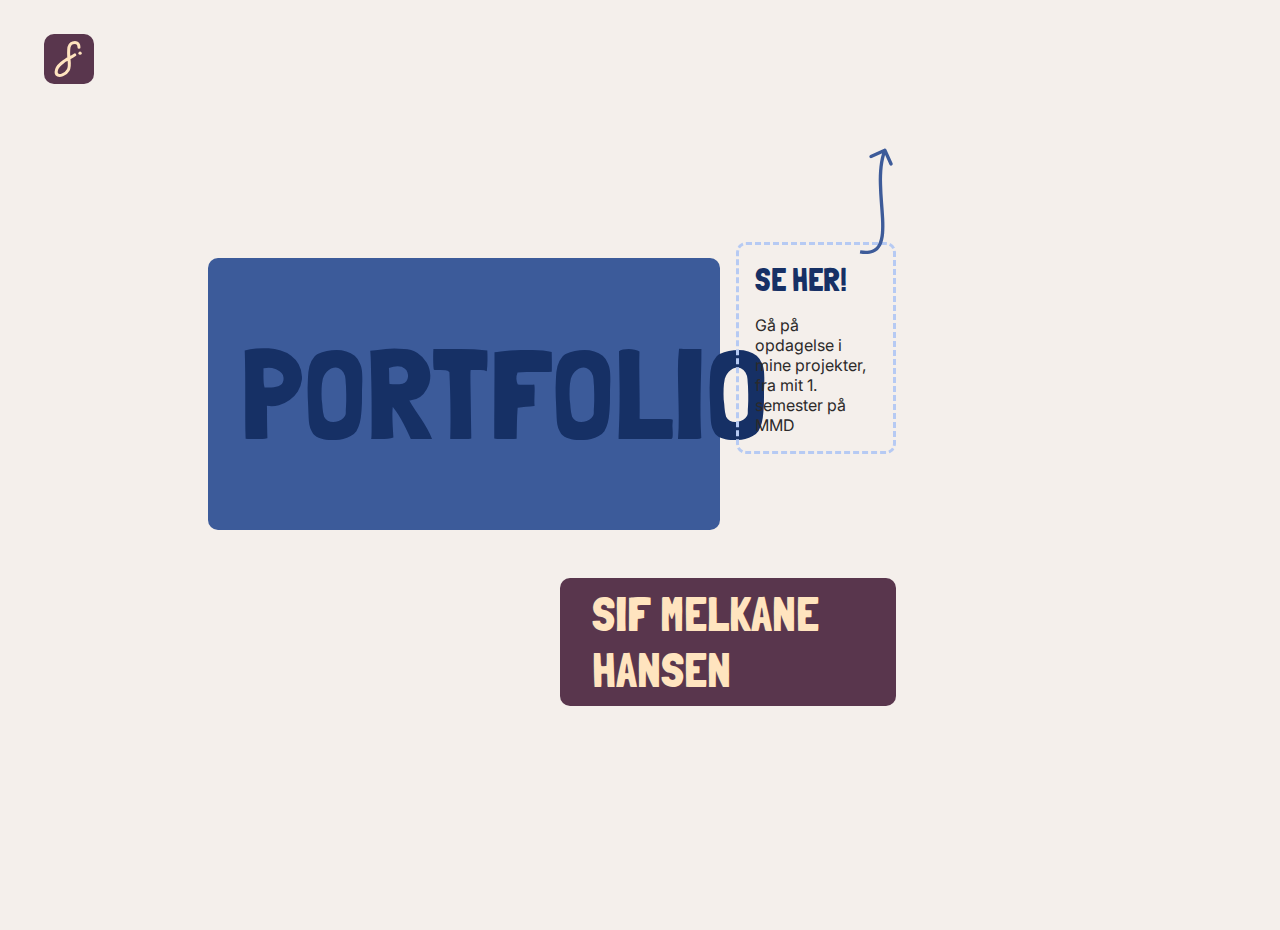
<file: index.html>
<!DOCTYPE html>
<html lang="da">

<head>
    <meta charset="UTF-8">
    <meta name="viewport" content="width=device-width, initial-scale=1.0">
    <meta name="robots" content="noindex">

    <link rel="apple-touch-icon" sizes="180x180" href="apple-touch-icon.png">
    <link rel="icon" type="image/png" sizes="32x32" href="favicon-32x32.png">
    <link rel="icon" type="image/png" sizes="16x16" href="favicon-16x16.png">
    <link rel="manifest" href="site.webmanifest">

    <title>Sifs Portfolio</title>

    <link rel="stylesheet" href="styles.css">
    <link rel="stylesheet" href="color.css">
    <link rel="stylesheet" href="place.css">

    <link rel="preconnect" href="https://fonts.googleapis.com">
    <link rel="preconnect" href="https://fonts.gstatic.com" crossorigin>
    <link
        href="https://fonts.googleapis.com/css2?family=Inter:wght@100;200;300;400;500;600;700;800;900&family=Londrina+Solid:wght@100;300;400;900&display=swap"
        rel="stylesheet">
</head>

<body>
    <header class="bag_lilje">
        <div>
            <a href="index.html"><img src="img/svg/logo.svg" alt="Logo" class="logo"></a>
        </div>
        <nav>
            <ul class="menu">
                <li><a href="p1.html" class="a_mur a_aske">Tema 2</a></li>
                <li><a href="p2.html" class="a_nat a_aske">Tema 3</a></li>
                <li><a href="p3.html" class="a_sol a_aske">Tema 4</a></li>
                <li><a href="p4.html" class="a_blom a_aske">Tema 5</a></li>
                <li><a href="about.html" class="a_om a_aske">Om mig</a></li>
            </ul>
            <div class="burger e3">
                <div class="line"></div>
                <div class="line"></div>
                <div class="line"></div>
            </div>
        </nav>
    </header>
    <main>
        <div class="max">
            <div class="grid forside relativ">
                <div class="e5 t0_g1_1 center">
                    <p class="pt txt_nat_1">Portfolio</p>
                </div>
                <div class="e6 t0_g1_2 center">
                    <p class="pt2 txt_sol_4">Sif Melkane Hansen</p>
                </div>

                <div class="e2 bor_nat_1 t0_g1_3">
                    <h3 class="txt_nat_1 ">Se her!</h3>
                    <p>Gå på opdagelse i mine projekter, fra mit 1. semester på MMD</p>
                </div>
                <div>
                    <img src="img/svg/pil.svg" alt="Pil" class="pil">
                </div>

            </div>
        </div>
    </main>
    <footer class="bag_lilje"></footer>
    <script src="script.js"></script>
</body>

</html>
</file>
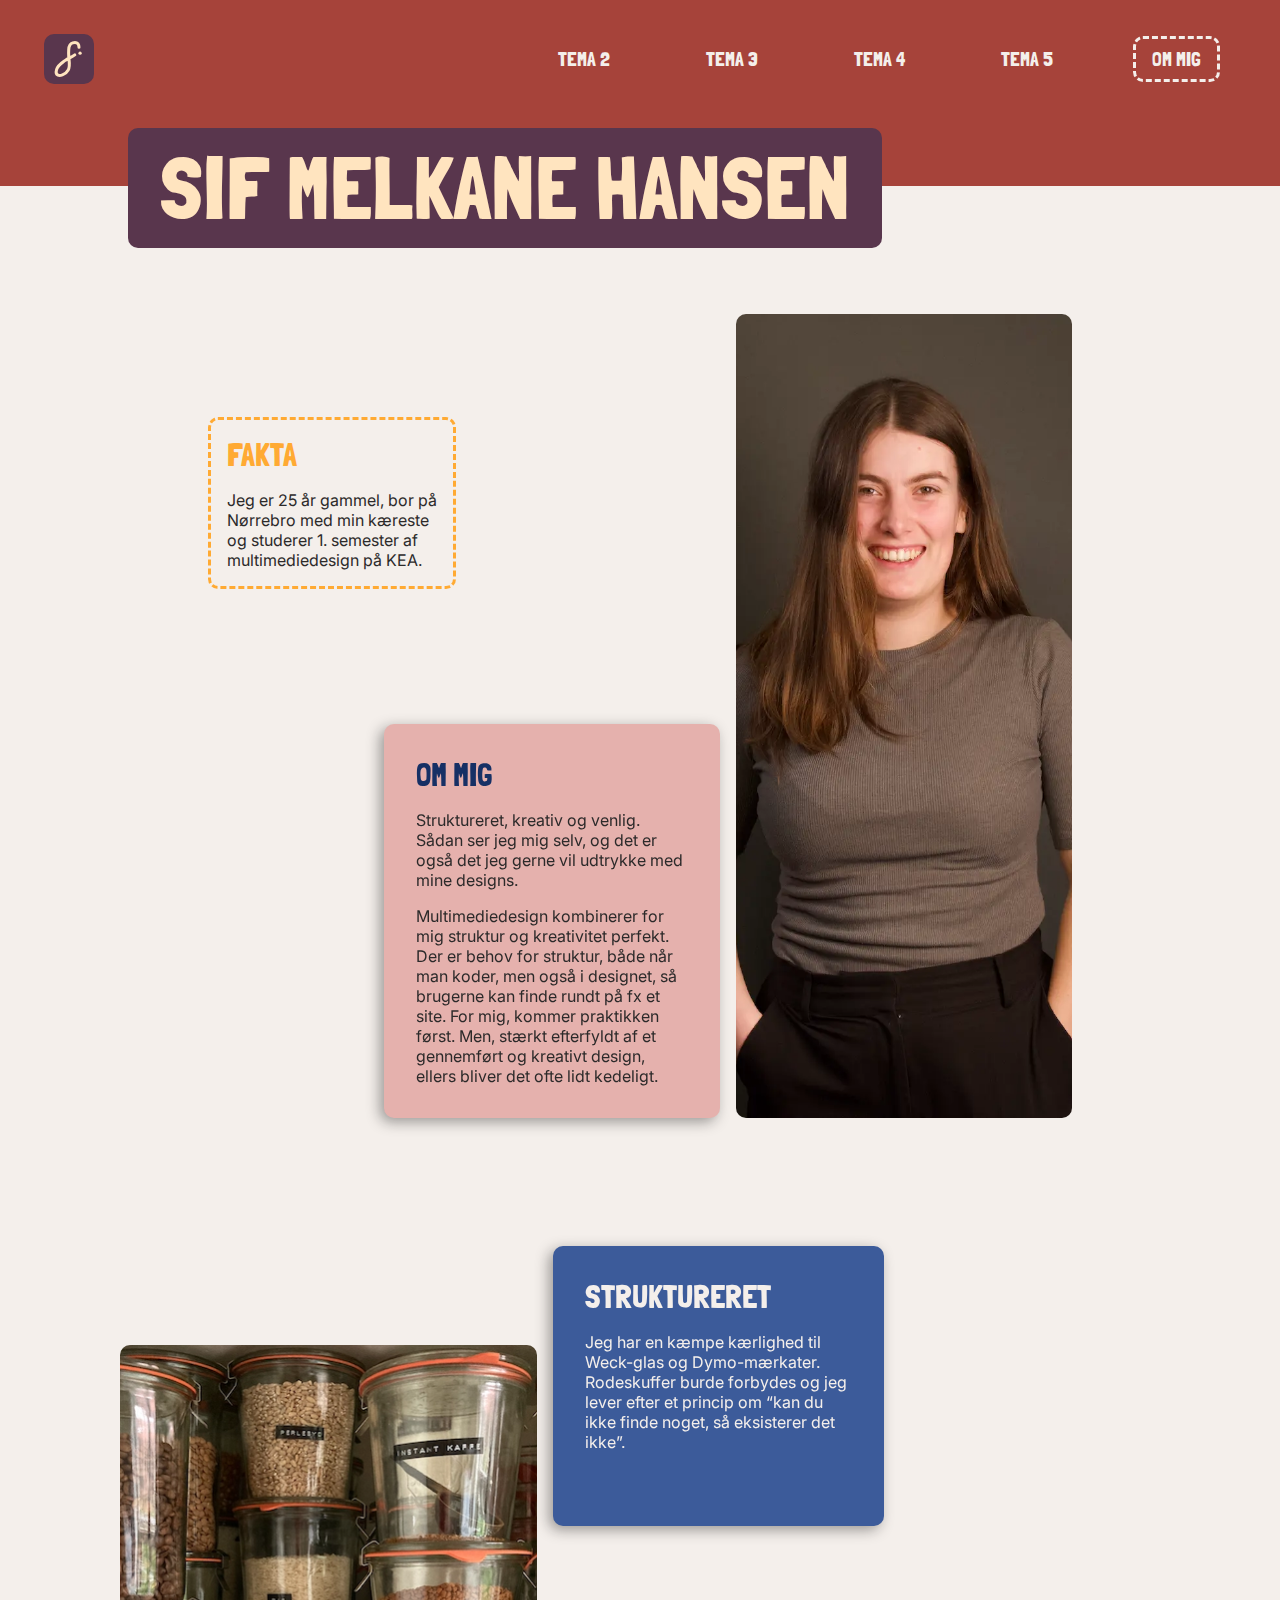
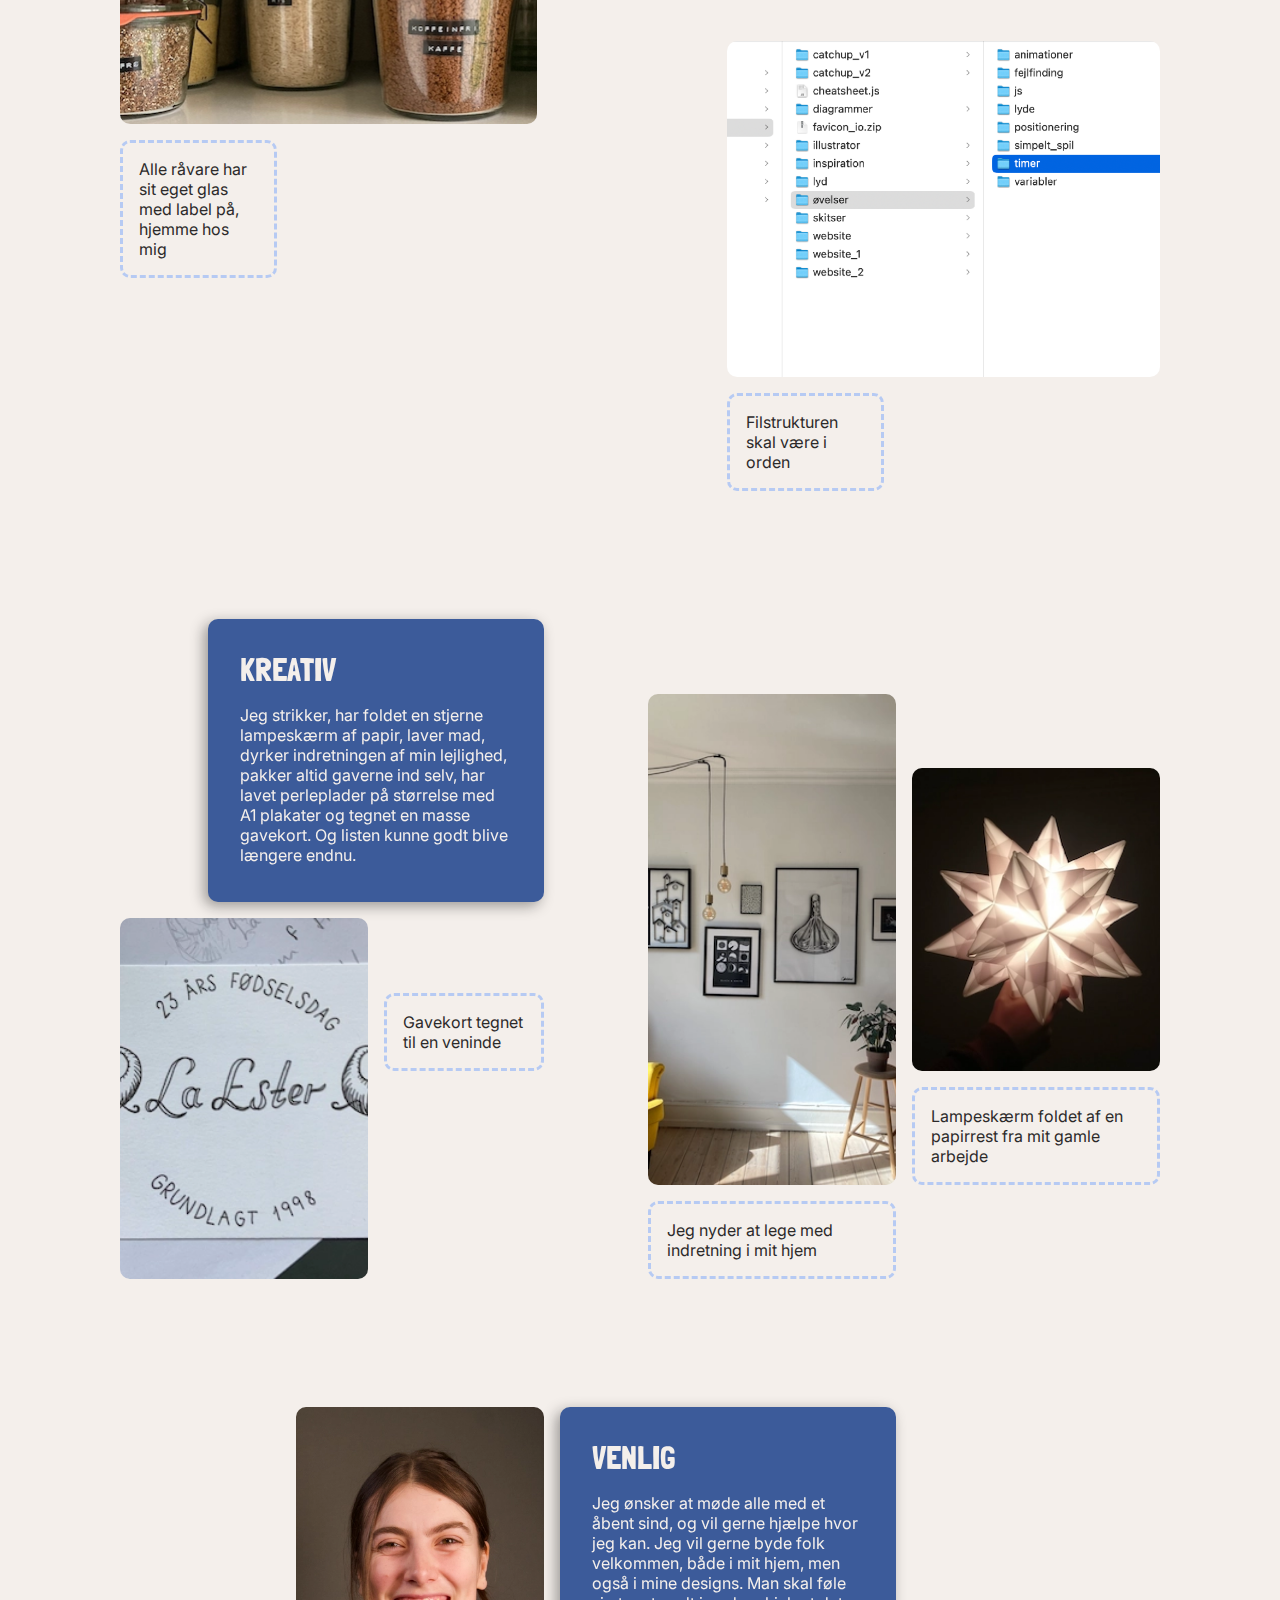
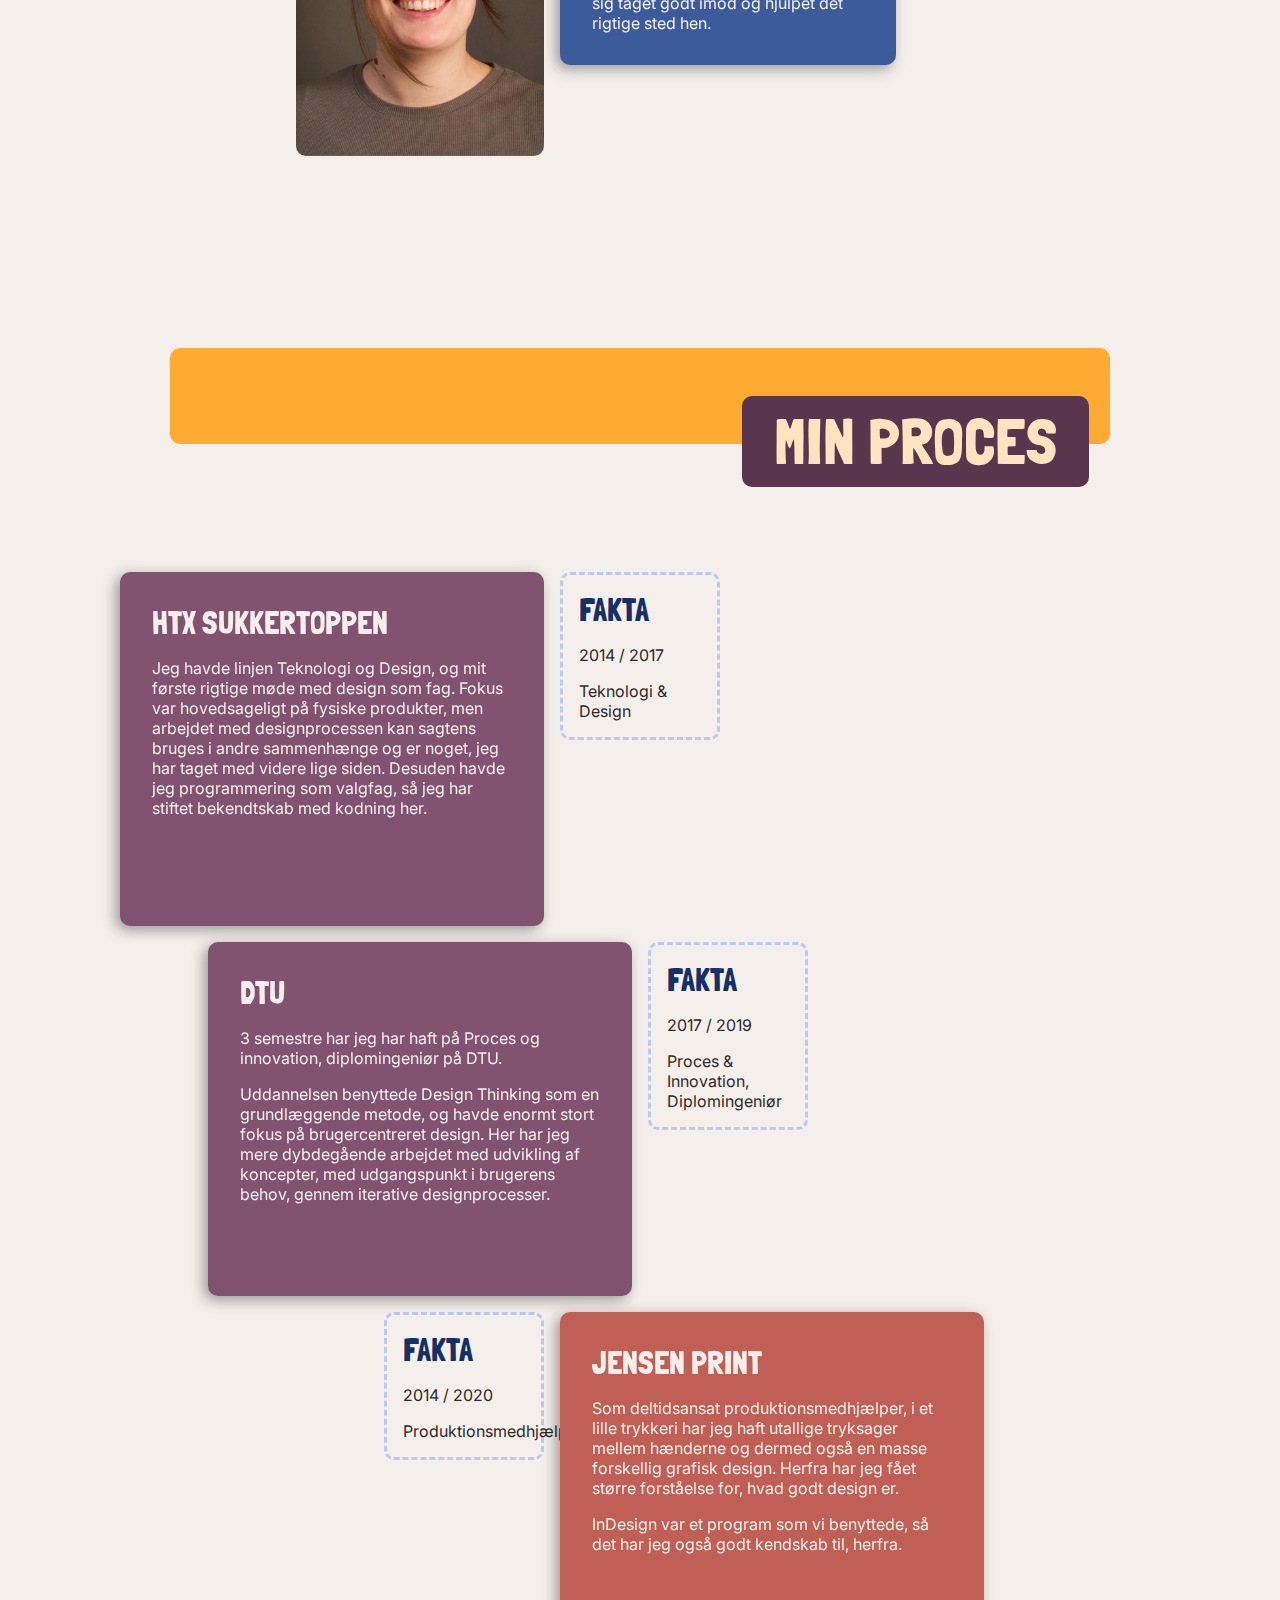
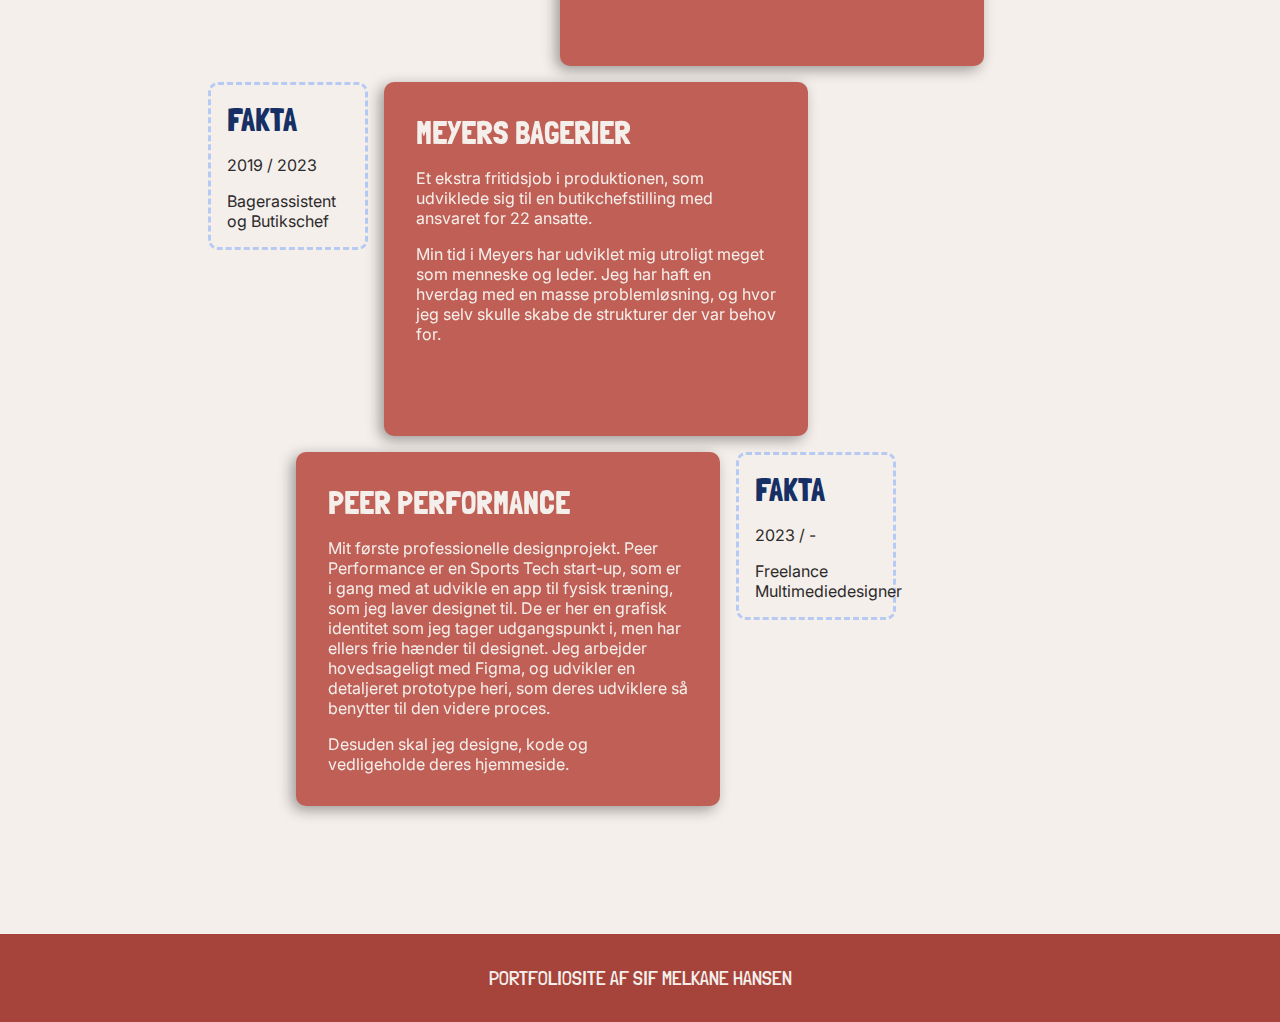
<file: about.html>
<!DOCTYPE html>
<html lang="da">

<head>
    <meta charset="UTF-8">
    <meta name="viewport" content="width=device-width, initial-scale=1.0">
    <meta name="robots" content="noindex">

    <!-- FAVICON -->
    <link rel="apple-touch-icon" sizes="180x180" href="apple-touch-icon.png">
    <link rel="icon" type="image/png" sizes="32x32" href="favicon-32x32.png">
    <link rel="icon" type="image/png" sizes="16x16" href="favicon-16x16.png">
    <link rel="manifest" href="site.webmanifest">

    <title>Om mig</title>


    <link rel="stylesheet" href="styles.css">
    <link rel="stylesheet" href="color.css">
    <link rel="stylesheet" href="place.css">

    <!-- FONTE -->
    <link rel="preconnect" href="https://fonts.googleapis.com">
    <link rel="preconnect" href="https://fonts.gstatic.com" crossorigin>
    <link
        href="https://fonts.googleapis.com/css2?family=Inter:wght@100;200;300;400;500;600;700;800;900&family=Londrina+Solid:wght@100;300;400;900&display=swap"
        rel="stylesheet">
</head>

<body>
    <header>
        <div>
            <a href="index.html"><img src="img/svg/logo.svg" alt="Logo" class="logo"></a>
        </div>
        <nav>
            <ul class="menu">
                <li><a href="p1.html" class="a_mur">Tema 2</a></li>
                <li><a href="p2.html" class="a_nat">Tema 3</a></li>
                <li><a href="p3.html" class="a_sol">Tema 4</a></li>
                <li><a href="p4.html" class="a_blom">Tema 5</a></li>
                <li><a href="about.html" class="a_om valgt">Om mig</a></li>
            </ul>
            <div class="burger">
                <div class="line"></div>
                <div class="line"></div>
                <div class="line"></div>
            </div>
        </nav>
    </header>
    <main>
        <div class="hero bag_mur_1">
            <div class="title place_t1_1">
                <h1 class="txt_sol_4">Sif melkane hansen
                </h1>
            </div>
        </div>
        <div class="max">

            <!-- GRID 1 -->
            <div class="grid g12_8">
                <div class="t1_g1_1">
                    <img src="img/webp/sif.webp" alt="Billede af Sif">
                </div>

                <div class="e2 bor_sol_1 t1_g1_2">
                    <h3 class="txt_sol_1">fakta</h3>
                    <p>Jeg er 25 år gammel, bor på Nørrebro med min kæreste og studerer 1. semester af
                        multimediedesign på KEA.</p>
                </div>
                <div class="e1 bag_mur_4 t1_g1_3">
                    <h3 class="txt_nat_1">Om mig</h3>
                    <p>Struktureret, kreativ og venlig. Sådan ser jeg mig selv, og det er også det jeg gerne vil
                        udtrykke med mine designs.</p>
                    <p> Multimediedesign kombinerer for mig struktur og kreativitet perfekt. Der er behov for struktur,
                        både når man koder, men
                        også i designet, så brugerne kan finde rundt på fx et site. For mig, kommer praktikken først.
                        Men, stærkt efterfyldt af
                        et gennemført og kreativt design, ellers bliver det ofte lidt kedeligt.
                    </p>
                </div>

            </div>

            <!-- GRID 2 -->
            <div class="grid g12_8">
                <div class="t1_g2_1">
                    <img src="img/webp/weck.webp" alt="Billede af weck-glas">
                </div>
                <div class="e3 bor_nat_4 t1_g2_1x">
                    <p>Alle råvare har sit eget glas med label på, hjemme hos mig</p>
                </div>

                <div class="e1 bag_nat_2 t1_g2_2">
                    <h3 class="txt_lilje">Struktureret</h3>
                    <p class="txt_lilje">Jeg har en kæmpe kærlighed til Weck-glas og Dymo-mærkater. Rodeskuffer burde
                        forbydes og jeg lever efter et princip om
                        “kan du ikke finde noget, så eksisterer det ikke”.</p>
                </div>

                <div class="t1_g2_3">
                    <img src="img/webp/filmapper.webp" alt="Billeder af filmapper">
                </div>
                <div class="e3 bor_nat_4 t1_g2_3x">
                    <p>Filstrukturen skal være i orden</p>
                </div>
            </div>

            <!-- GRID 3 -->
            <div class="grid g12_8">
                <div class="e1 bag_nat_2 t1_g3_1">
                    <h3 class="txt_lilje">Kreativ</h3>
                    <p class="txt_lilje">Jeg strikker, har foldet en stjerne lampeskærm af papir, laver mad, dyrker
                        indretningen af min lejlighed, pakker altid
                        gaverne ind selv, har lavet perleplader på størrelse med A1 plakater og tegnet en masse
                        gavekort. Og listen kunne godt
                        blive længere endnu.</p>
                </div>
                <div class=" t1_g3_2">
                    <img src="img/webp/la_ester.webp" alt="Billede af tegnet gavekort">
                </div>
                <div class="e3 bor_nat_4 t1_g3_2x">
                    <p>Gavekort tegnet til en veninde</p>
                </div>

                <div class="t1_g3_3">
                    <img src="img/webp/stue.webp" alt="Billede af stueindretning">
                </div>
                <div class="e3 bor_nat_4 t1_g3_3x">
                    <p>Jeg nyder at lege med indretning i mit hjem</p>
                </div>

                <div class=" t1_g3_4">
                    <img src="img/webp/lampe_stjerne.webp" alt="Billede af papirstjerne">
                </div>
                <div class="e3 bor_nat_4 t1_g3_4x">
                    <p>Lampeskærm foldet af en papirrest fra mit gamle arbejde</p>
                </div>
            </div>

            <!-- GRID 4 -->
            <div class="grid g12_4">
                <div class="e1 bag_nat_2 t1_g4_1">
                    <h3 class="txt_lilje">Venlig</h3>
                    <p class="txt_lilje">Jeg ønsker at møde alle med et åbent sind, og vil gerne hjælpe hvor jeg kan.
                        Jeg vil gerne byde folk velkommen, både i
                        mit hjem, men også i mine designs. Man skal føle sig
                        taget godt imod og hjulpet det rigtige sted hen.</p>
                </div>
                <div class="t1_g4_2">
                    <img src="img/webp/sif_smiler.webp" alt="Billede af Sif der smiler">
                </div>
            </div>

            <!-- SUBTITEL-->
            <div class="relativ">
                <div class="bag_sol_1 hero2 t1_titel"></div>
                <div class="title2 place_t1_2 t1_titel2">
                    <h2 class="txt_sol_4">Min proces</h2>
                </div>
            </div>

            <!-- GRID 5 -->
            <div class="grid g12_15">

                <div class="e1 bag_blom_2 t1_g5_1">
                    <h3 class="txt_lilje">HTX Sukkertoppen</h3>
                    <p class="txt_lilje"> Jeg havde linjen Teknologi og Design, og mit første rigtige møde med
                        design som fag. Fokus var hovedsageligt på fysiske
                        produkter, men arbejdet med designprocessen kan sagtens bruges i andre sammenhænge og er
                        noget, jeg har taget med videre lige siden.
                        Desuden havde jeg programmering som valgfag, så jeg har stiftet bekendtskab med kodning her.
                    </p>
                </div>
                <div class="e2 bor_nat_1 t1_g5_1x">
                    <h3 class="txt_nat_1">Fakta</h3>
                    <p>2014 / 2017</p>
                    <p>Teknologi & Design</p>
                </div>

                <div class="e1  bag_blom_2 t1_g5_2">
                    <h3 class="txt_lilje">DTU</h3>
                    <p class="txt_lilje">3 semestre har jeg har haft på Proces og innovation, diplomingeniør på DTU.
                    </p>
                    <p class="txt_lilje">Uddannelsen benyttede Design Thinking som en grundlæggende metode, og havde
                        enormt stort
                        fokus på brugercentreret
                        design. Her har jeg mere dybdegående arbejdet med udvikling af koncepter, med udgangspunkt i
                        brugerens behov, gennem
                        iterative designprocesser.</p>
                </div>
                <div class="e2 bor_nat_1 t1_g5_2x">
                    <h3 class="txt_nat_1">Fakta</h3>
                    <p>2017 / 2019</p>
                    <p>Proces & Innovation, Diplomingeniør</p>

                </div>

                <div class="e1 bag_mur_2 t1_g5_3">
                    <h3 class="txt_lilje">jensen print</h3>
                    <p class="txt_lilje">Som deltidsansat produktionsmedhjælper, i et lille trykkeri har jeg haft
                        utallige tryksager mellem hænderne og dermed
                        også en masse forskellig grafisk design. Herfra har jeg fået større forståelse for, hvad
                        godt design er.</p>
                    <p class="txt_lilje">InDesign var et program som vi benyttede, så det har jeg også godt kendskab
                        til, herfra.</p>
                </div>
                <div class="e2 bor_nat_1 t1_g5_3x">
                    <h3 class="txt_nat_1">Fakta</h3>
                    <p>2014 / 2020</p>
                    <p>Produktionsmedhjælper</p>
                </div>

                <div class="e1 bag_mur_2 t1_g5_4">
                    <h3 class="txt_lilje">meyers bagerier</h3>
                    <p class="txt_lilje">Et ekstra fritidsjob i produktionen, som udviklede sig til en
                        butikchefstilling med ansvaret for 22 ansatte. </p>
                    <p class="txt_lilje">Min tid i
                        Meyers har udviklet mig utroligt meget som menneske og leder. Jeg har haft en hverdag med en
                        masse problemløsning, og
                        hvor jeg selv skulle skabe de strukturer der var behov for. </p>
                </div>
                <div class="e2 bor_nat_1 t1_g5_4x">
                    <h3 class="txt_nat_1">Fakta</h3>
                    <p>2019 / 2023 </p>
                    <p> Bagerassistent og Butikschef</p>
                </div>

                <div class="e1 bag_mur_2 t1_g5_5">
                    <h3 class="txt_lilje">peer performance</h3>
                    <p class="txt_lilje">Mit første professionelle designprojekt. Peer Performance er en Sports Tech
                        start-up, som er i gang med at udvikle en
                        app til fysisk træning, som jeg laver designet til. De er her en grafisk identitet som jeg
                        tager udgangspunkt i, men har
                        ellers frie hænder til designet. Jeg arbejder hovedsageligt med Figma, og udvikler en
                        detaljeret prototype heri, som
                        deres udviklere så benytter til den videre proces.</p>
                    <p class="txt_lilje">Desuden skal jeg designe, kode og vedligeholde deres hjemmeside.</p>
                </div>
                <div class="e2 bor_nat_1 t1_g5_5x">
                    <h3 class="txt_nat_1">Fakta</h3>
                    <p>2023 / -</p>
                    <p>
                        Freelance Multimediedesigner</p>
                </div>
            </div>
        </div>

    </main>
    <footer class="bag_mur_1">
        <div>
            <h5 class="txt_lilje">Portfoliosite af Sif Melkane hansen</h5>

        </div>
    </footer>
    <script src="script.js"></script>
</body>

</html>
</file>
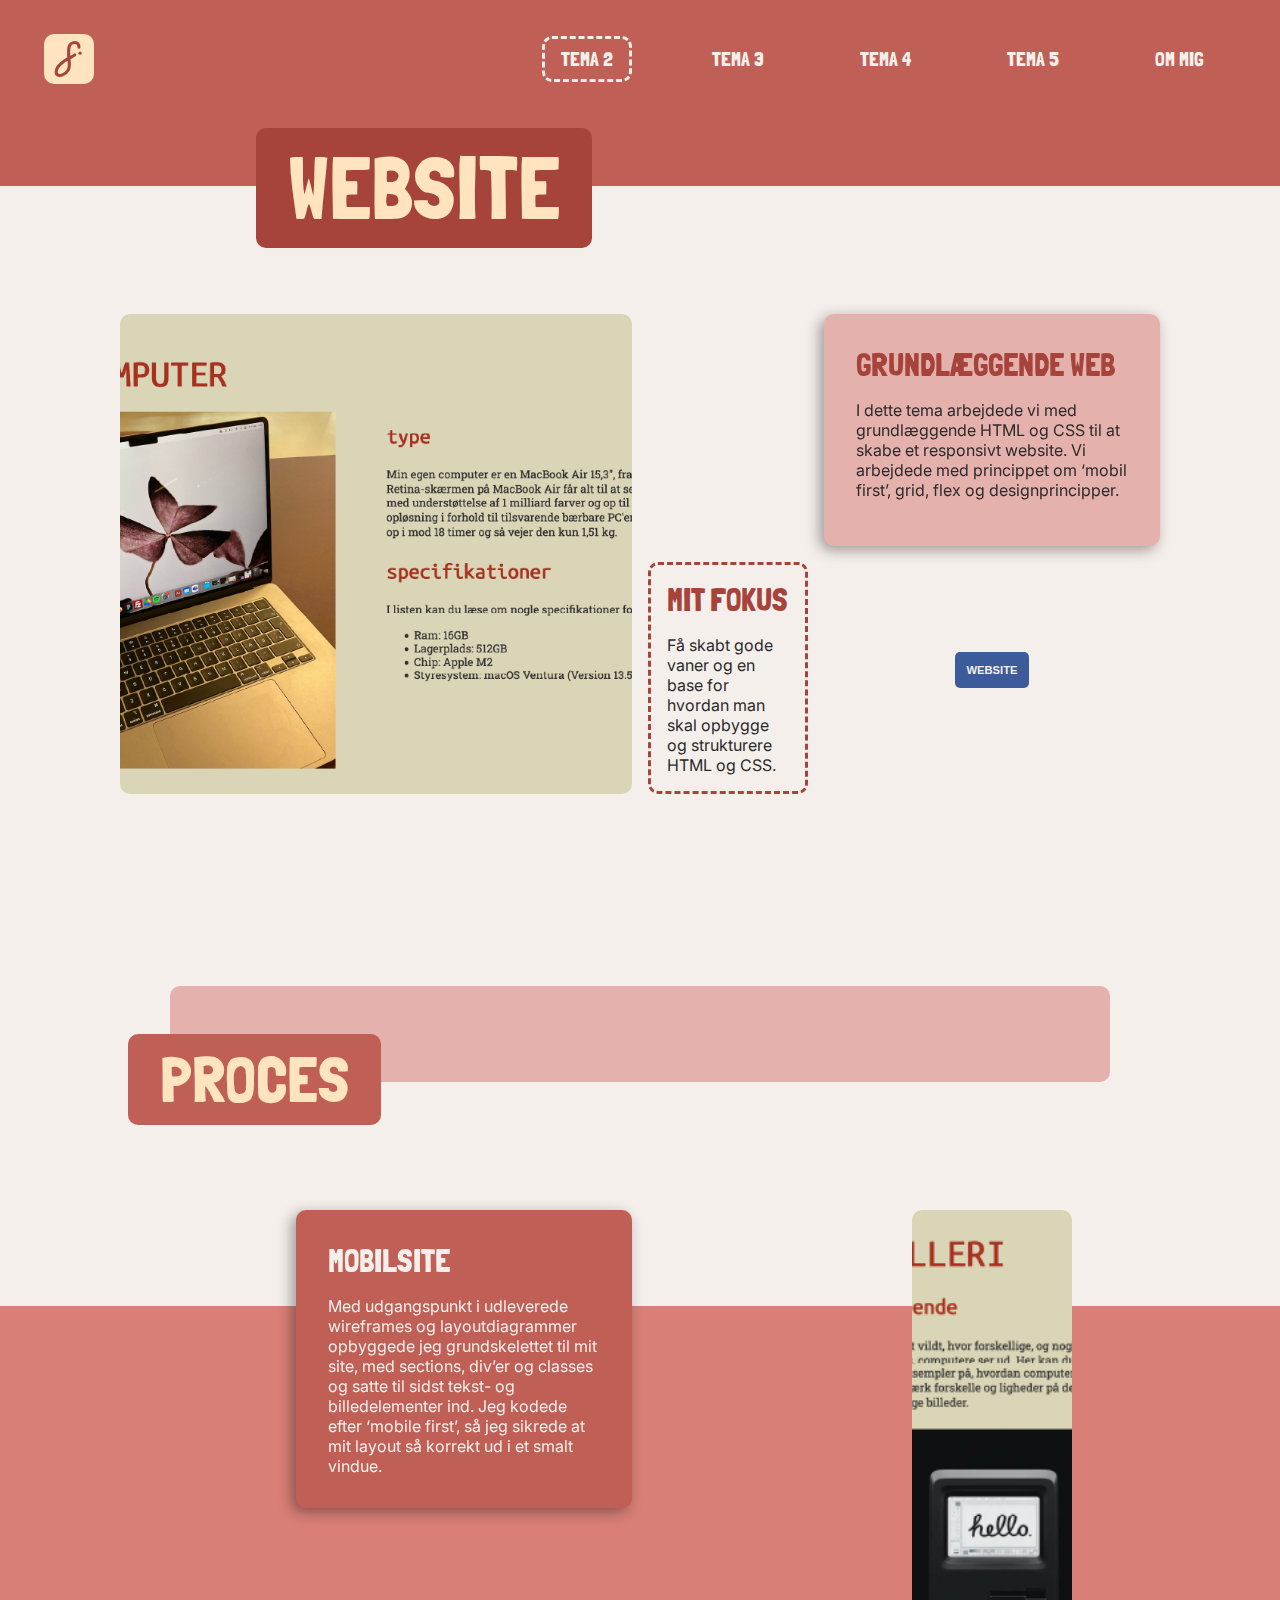
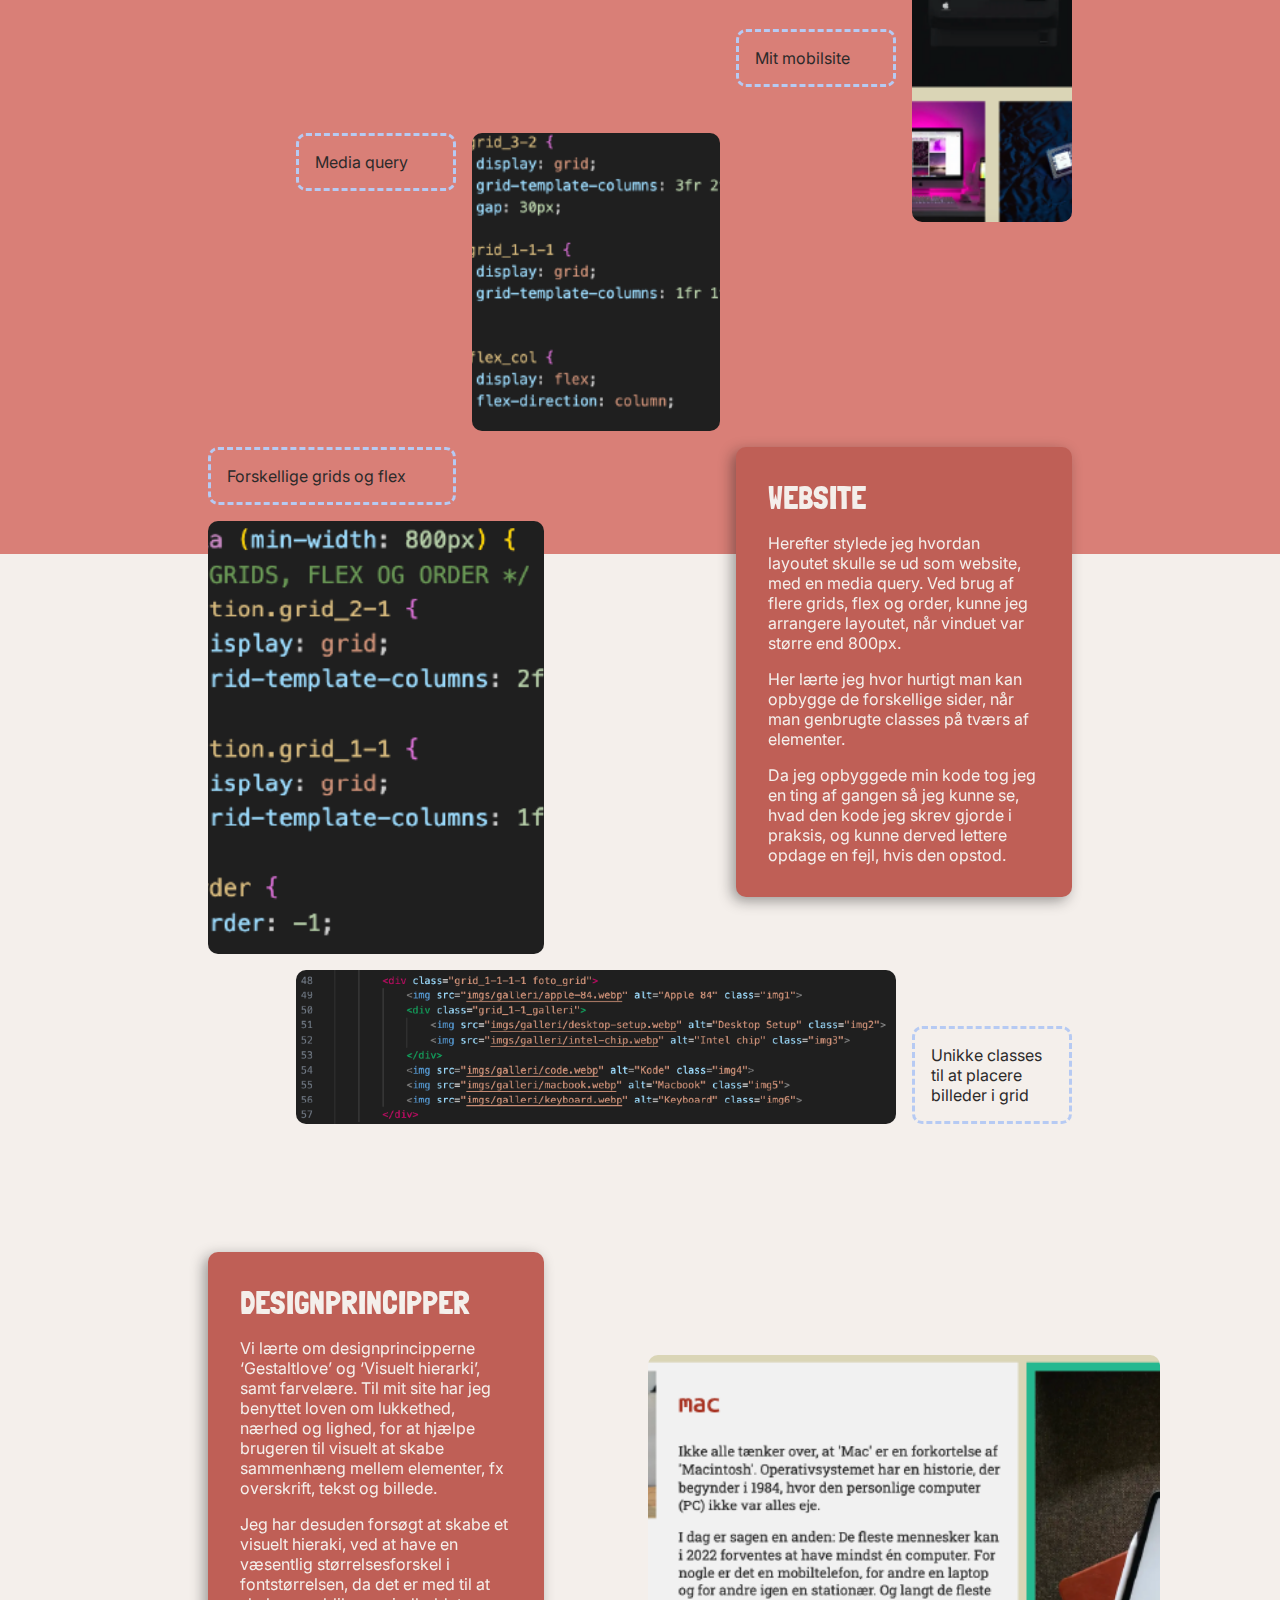
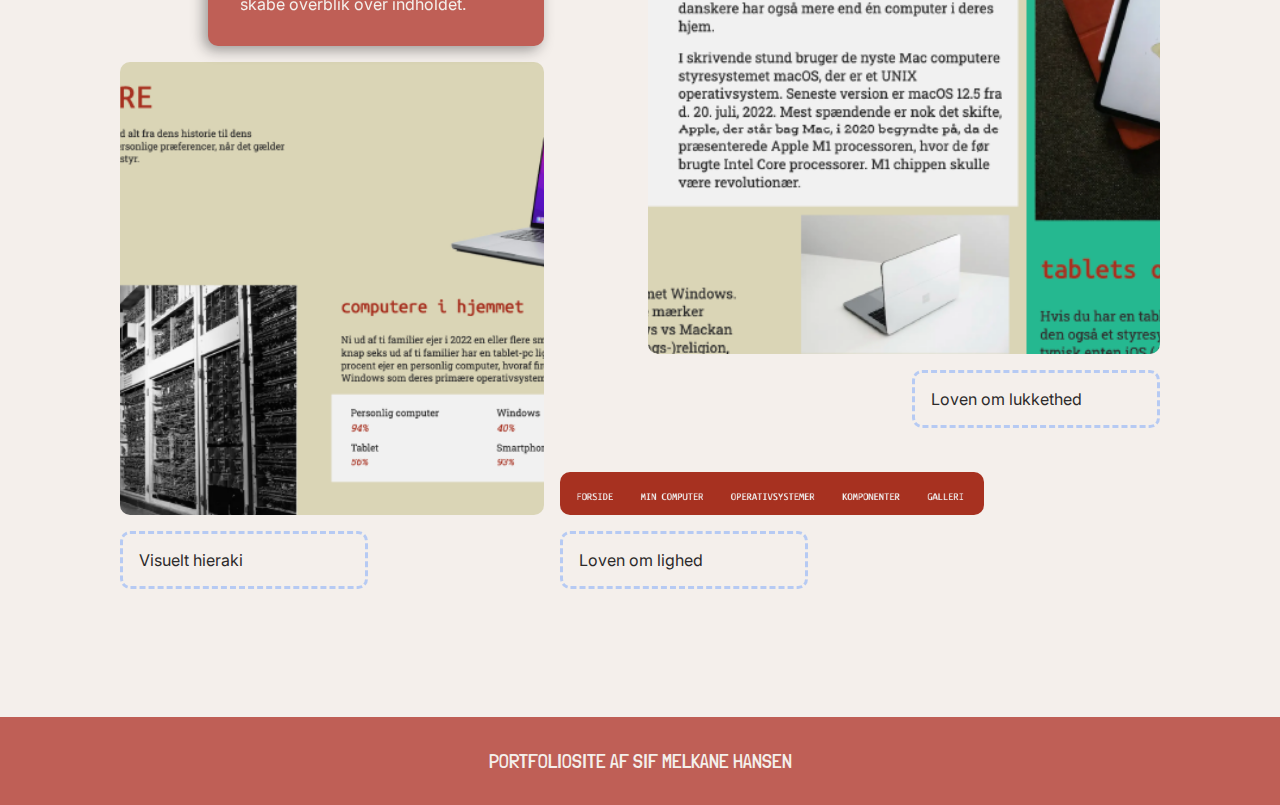
<file: p1.html>
<!DOCTYPE html>
<html lang="da">

<head>
    <meta charset="UTF-8">
    <meta name="viewport" content="width=device-width, initial-scale=1.0">
    <meta name="robots" content="noindex">

    <!-- FAVICON -->
    <link rel="apple-touch-icon" sizes="180x180" href="apple-touch-icon.png">
    <link rel="icon" type="image/png" sizes="32x32" href="favicon-32x32.png">
    <link rel="icon" type="image/png" sizes="16x16" href="favicon-16x16.png">
    <link rel="manifest" href="site.webmanifest">

    <title>Tema 2</title>

    <link rel="stylesheet" href="styles.css">
    <link rel="stylesheet" href="color.css">
    <link rel="stylesheet" href="place.css">

    <!-- FONTE -->
    <link rel="preconnect" href="https://fonts.googleapis.com">
    <link rel="preconnect" href="https://fonts.gstatic.com" crossorigin>
    <link
        href="https://fonts.googleapis.com/css2?family=Inter:wght@100;200;300;400;500;600;700;800;900&family=Londrina+Solid:wght@100;300;400;900&display=swap"
        rel="stylesheet">
</head>

<body>
    <header class="bag_mur_2">
        <div>
            <a href="index.html"><img src="img/svg/logo_2.svg" alt="Logo" class="logo"></a>
        </div>
        <nav>
            <ul class="menu">
                <li><a href="p1.html" class="a_mur valgt">Tema 2</a></li>
                <li><a href="p2.html" class="a_nat">Tema 3</a></li>
                <li><a href="p3.html" class="a_sol">Tema 4</a></li>
                <li><a href="p4.html" class="a_blom">Tema 5</a></li>
                <li><a href="about.html" class="a_om">Om mig</a></li>
            </ul>
            <div class="burger">
                <div class="line"></div>
                <div class="line"></div>
                <div class="line"></div>
            </div>
        </nav>
    </header>
    <main>
        <div class="hero bag_mur_2">
            <div class="title bag_mur_1 place_t2_1">
                <h1 class="txt_sol_4">Website</h1>
            </div>
        </div>

        <div class="max">
            <!-- GRID 1 -->
            <div class="grid g12_6">
                <div class="t2_g1_1">
                    <img src="img/webp/first_website.webp" alt="Billede af mit første website">
                </div>
                <div class="e1 bag_mur_4 t2_g1_2">
                    <h3 class="txt_mur_1">GRUNDLÆGGENDE WEB</h3>
                    <p>I dette tema arbejdede vi med grundlæggende HTML og CSS til at skabe et responsivt website. Vi
                        arbejdede med princippet om ‘mobil first’, grid, flex og designprincipper.
                    </p>
                </div>
                <div class="e2 bor_mur_1 t2_g1_3">
                    <h3 class="txt_mur_1">Mit fokus</h3>
                    <p>Få skabt gode vaner og en base for hvordan man skal opbygge og strukturere HTML og CSS.</p>
                </div>
                <div class="t2_g1_4 center">
                    <a href="https://sifski.dk/kea/02_web/01_website/website/index.html" target="_blank"
                        class="knap ">Website</a>
                </div>

            </div>

            <!-- SUBTITEL-->
            <div class="relativ">
                <div class="bag_mur_4 hero2 t2_titel"></div>
                <div class="title2 bag_mur_2 place_t2_2 t2_titel2">
                    <h2 class="txt_sol_4">Proces</h2>
                </div>
                <div class="bag_mur_3 box_web place_t2_box"></div>
            </div>

            <!-- GRID 2 -->
            <div class="grid g12_8">
                <div class="e1 bag_mur_2 t2_g2_1">
                    <h3 class="txt_lilje">Mobilsite</h3>
                    <p class="txt_lilje">Med udgangspunkt i udleverede wireframes og layoutdiagrammer opbyggede jeg
                        grundskelettet til mit site, med sections,
                        div’er og classes og satte til sidst tekst- og billedelementer ind. Jeg kodede efter ‘mobile
                        first’, så jeg sikrede at
                        mit layout så korrekt ud i et smalt vindue.</p>
                </div>

                <div class="t2_g2_2">
                    <img src="img/webp/mobilsite.webp" alt="Billede af mobilsite">

                </div>
                <div class="e2 t2_g2_2x">
                    <p>Mit mobilsite</p>
                </div>

                <img src="img/webp/mediaquery.webp" alt="Billede af mediaquery" class="t2_g2_3">
                <div class="e2 t2_g2_3x">
                    <p>Media query</p>
                </div>

                <div class="e1 bag_mur_2 t2_g2_4">
                    <h3 class="txt_lilje">Website</h3>
                    <p class="txt_lilje">Herefter stylede jeg hvordan layoutet skulle se ud som website, med en media
                        query. Ved brug af flere grids, flex og
                        order, kunne jeg arrangere layoutet, når vinduet var større end 800px.</p>
                    <p class="txt_lilje">Her lærte jeg hvor hurtigt man kan opbygge de forskellige sider, når man
                        genbrugte classes på tværs af elementer.</p>
                    <p class="txt_lilje">Da jeg opbyggede min kode tog jeg en ting af gangen så jeg kunne se, hvad den
                        kode jeg skrev gjorde i praksis, og kunne
                        derved lettere opdage en fejl, hvis den opstod.</p>
                </div>

                <img src="img/webp/grid_flex.webp" alt="Billede af grid og flex" class="t2_g2_5">

                <div class="e2 t2_g2_5x">
                    <p>Forskellige grids og flex</p>
                </div>

                <img src="img/webp/grid_galleri.webp" alt="Billede af grid i grid" class="t2_g2_6">

                <div class="e2 t2_g2_6x">
                    <p>Unikke classes til at placere billeder i grid</p>
                </div>

            </div>

            <!-- GRID 3 -->
            <div class="grid g12_8">
                <div class="e1 bag_mur_2 t2_g3_1">
                    <h3 class="txt_lilje">Designprincipper</h3>
                    <p class="txt_lilje">Vi lærte om designprincipperne ‘Gestaltlove’ og ‘Visuelt hierarki’, samt
                        farvelære. Til mit site har jeg benyttet loven
                        om lukkethed, nærhed og lighed, for at hjælpe brugeren til visuelt at skabe sammenhæng mellem
                        elementer, fx overskrift, tekst og billede.
                    </p>
                    <p class="txt_lilje">
                        Jeg har desuden forsøgt at skabe et visuelt hieraki, ved at have en væsentlig størrelsesforskel
                        i fontstørrelsen, da det
                        er med til at skabe overblik over indholdet.
                    </p>
                </div>

                <img src="img/webp/designprincip_1.webp" alt="Billede af designprincipper på site 1" class="t2_g3_2">
                <div class="e2 t2_g3_2x">
                    <p>Loven om lukkethed</p>
                </div>

                <img src="img/webp/designprincip_2.webp" alt="Billede af designprincipper på site 2" class="t2_g3_3">
                <div class="e2 t2_g3_3x">
                    <p>Visuelt hieraki</p>
                </div>

                <img src="img/webp/menu.webp" alt="Billede af menu" class="t2_g3_4">
                <div class="e2 t2_g3_4x">
                    <p>Loven om lighed</p>
                </div>
            </div>


        </div>
    </main>
    <footer class="bag_mur_2">
        <div>
            <h5 class="txt_lilje">Portfoliosite af Sif Melkane hansen</h5>
        </div>
    </footer>
    <script src="script.js"></script>
</body>

</html>
</file>
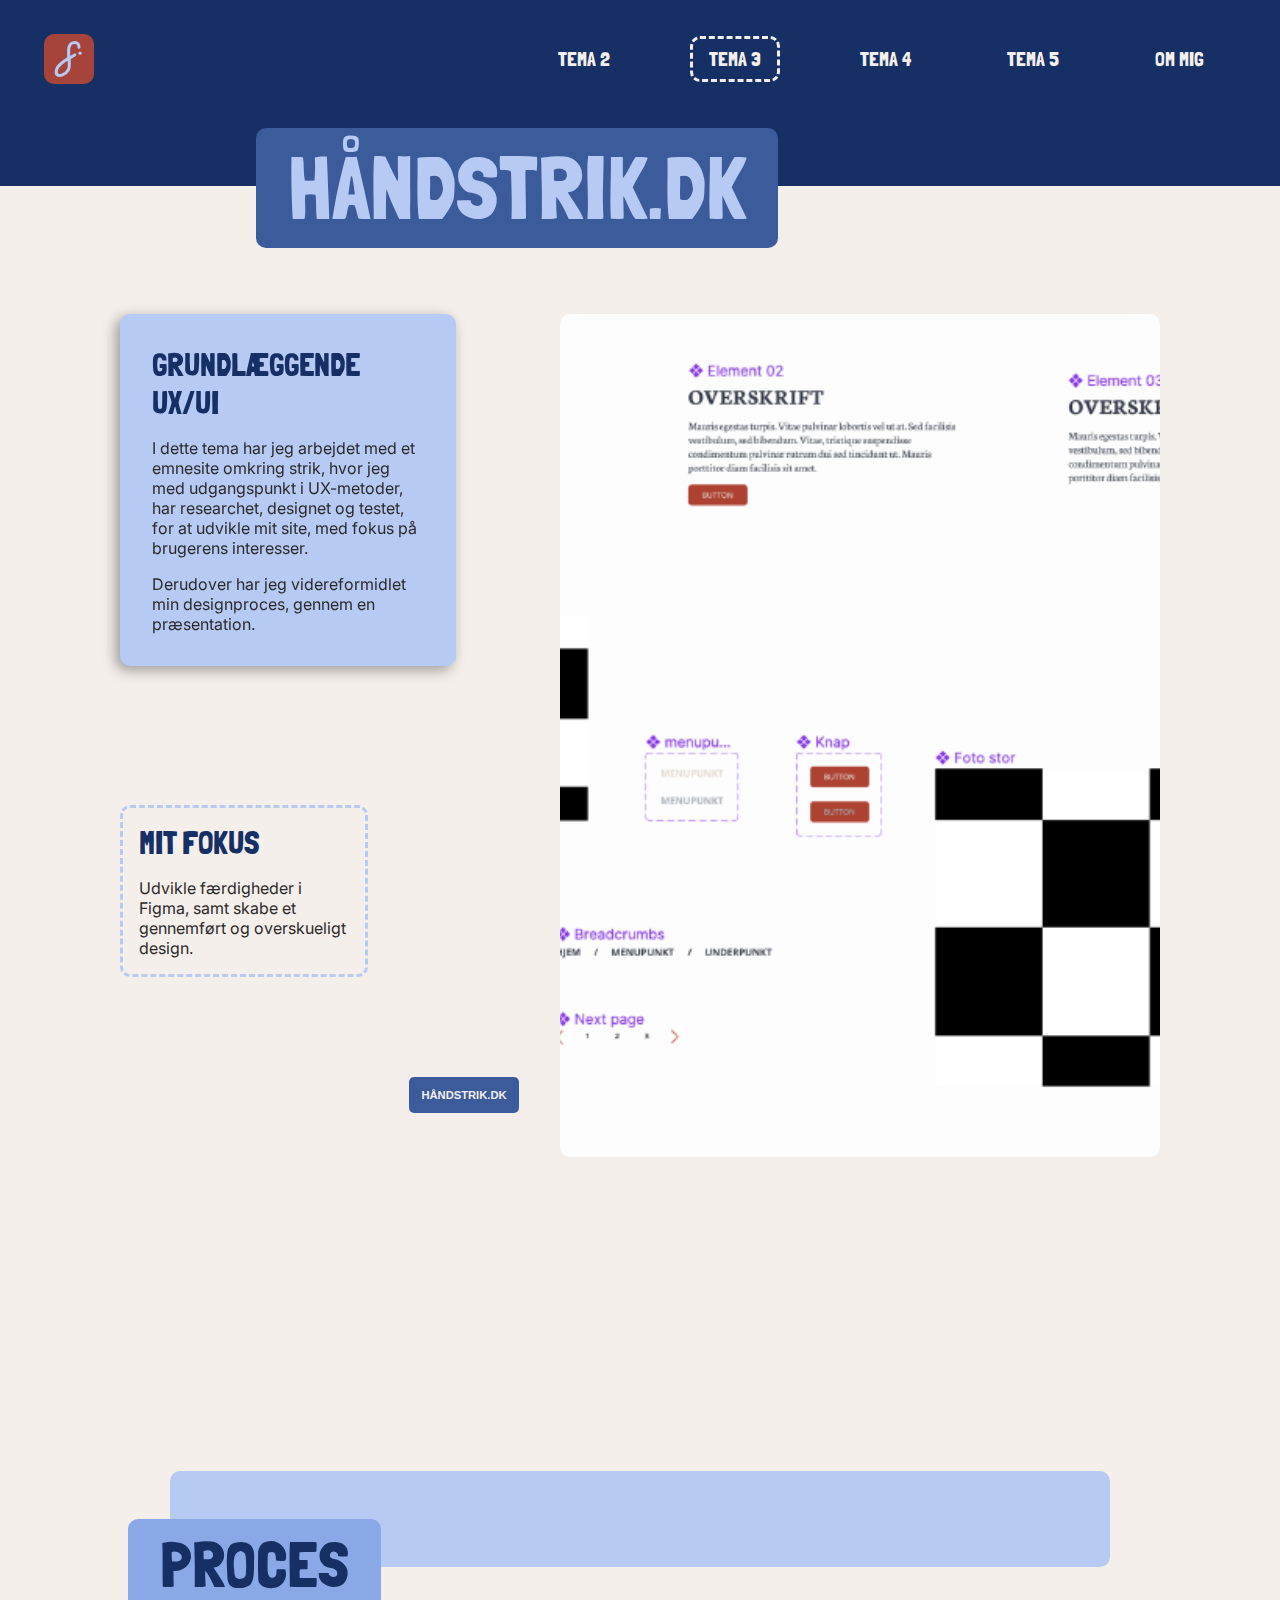
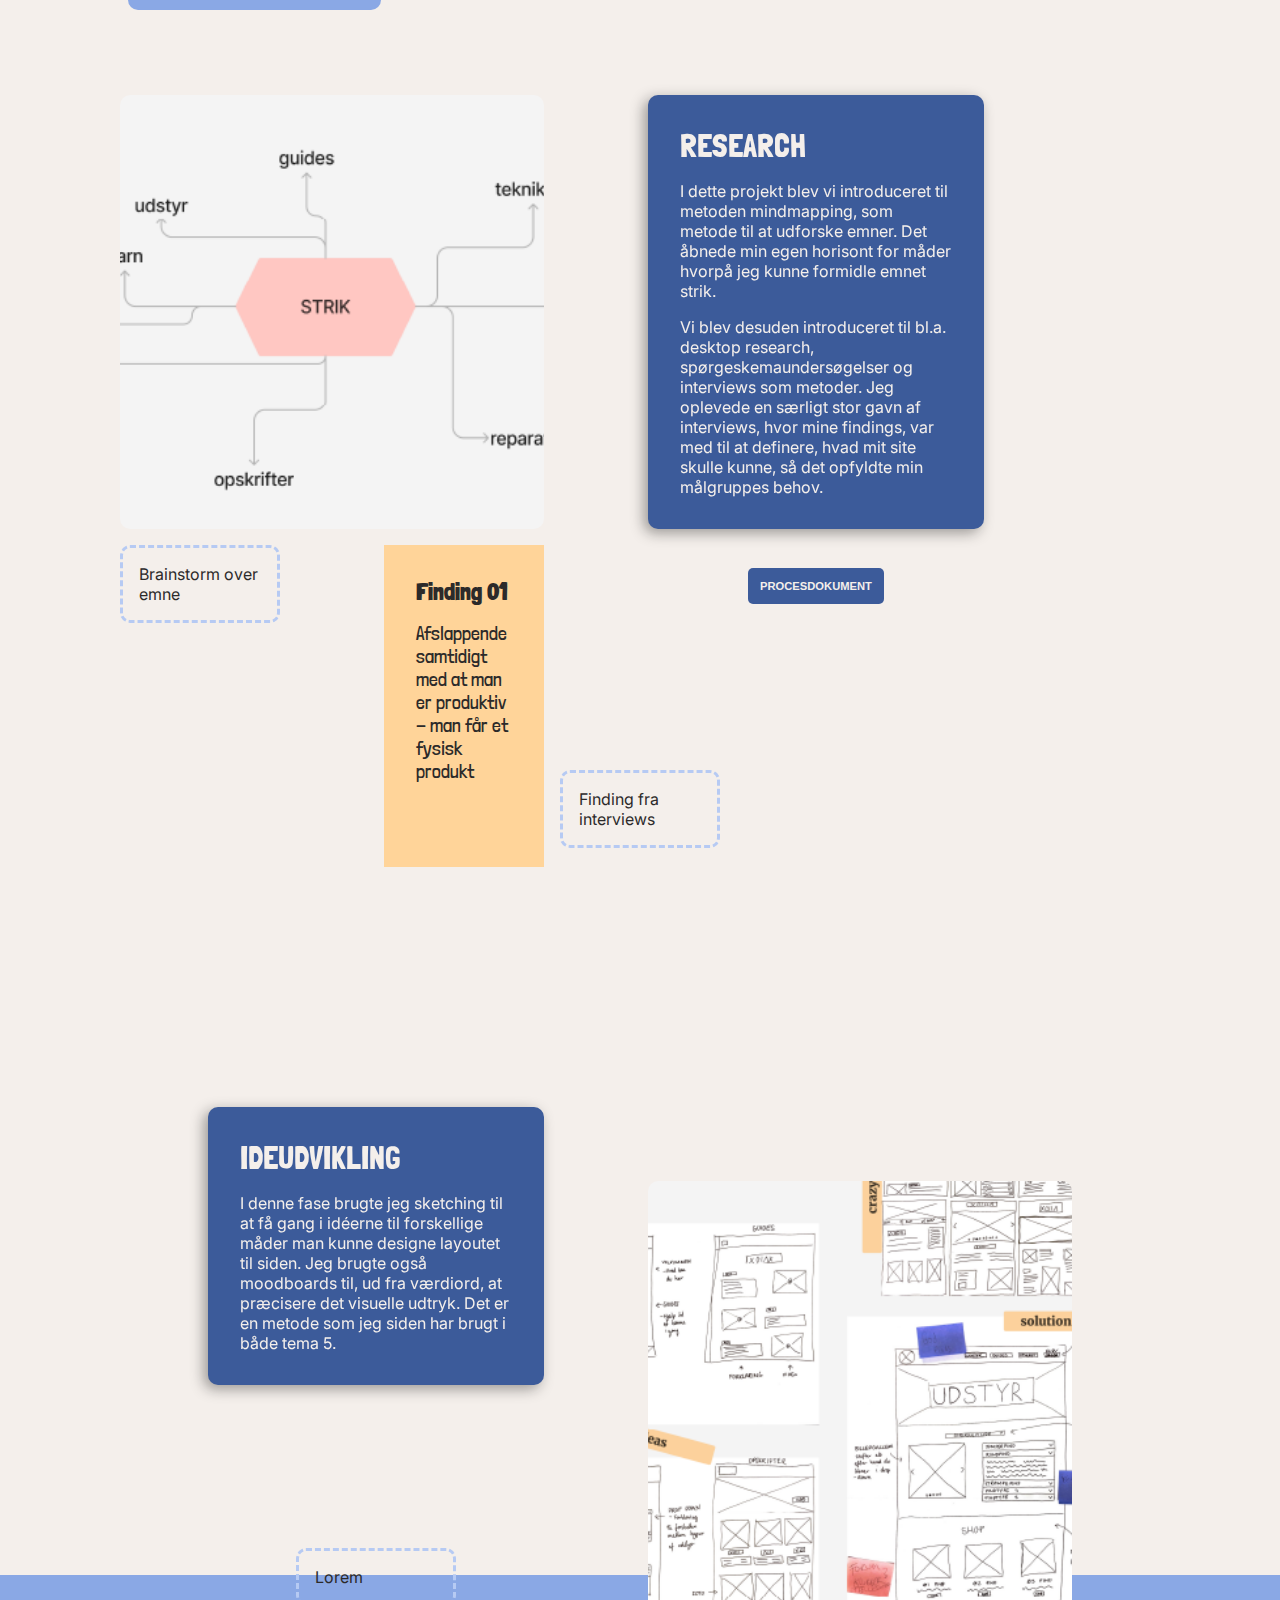
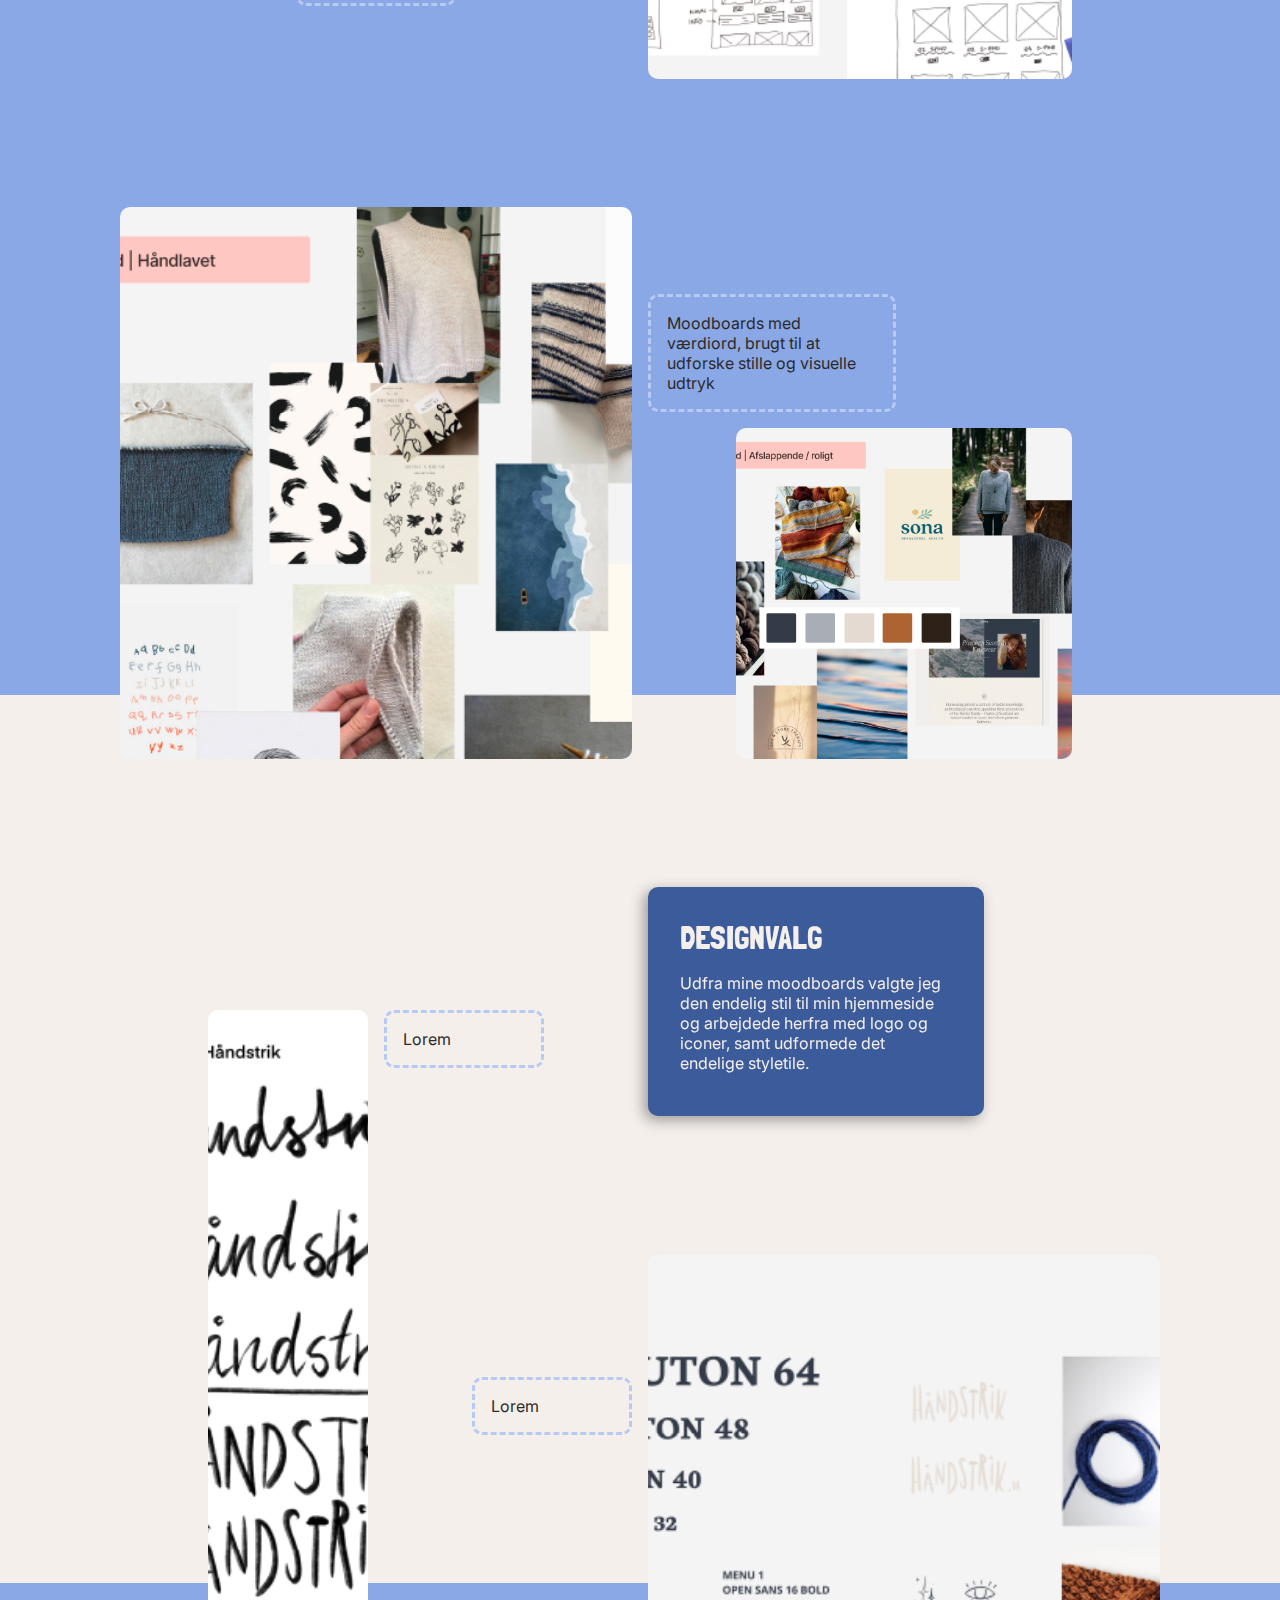
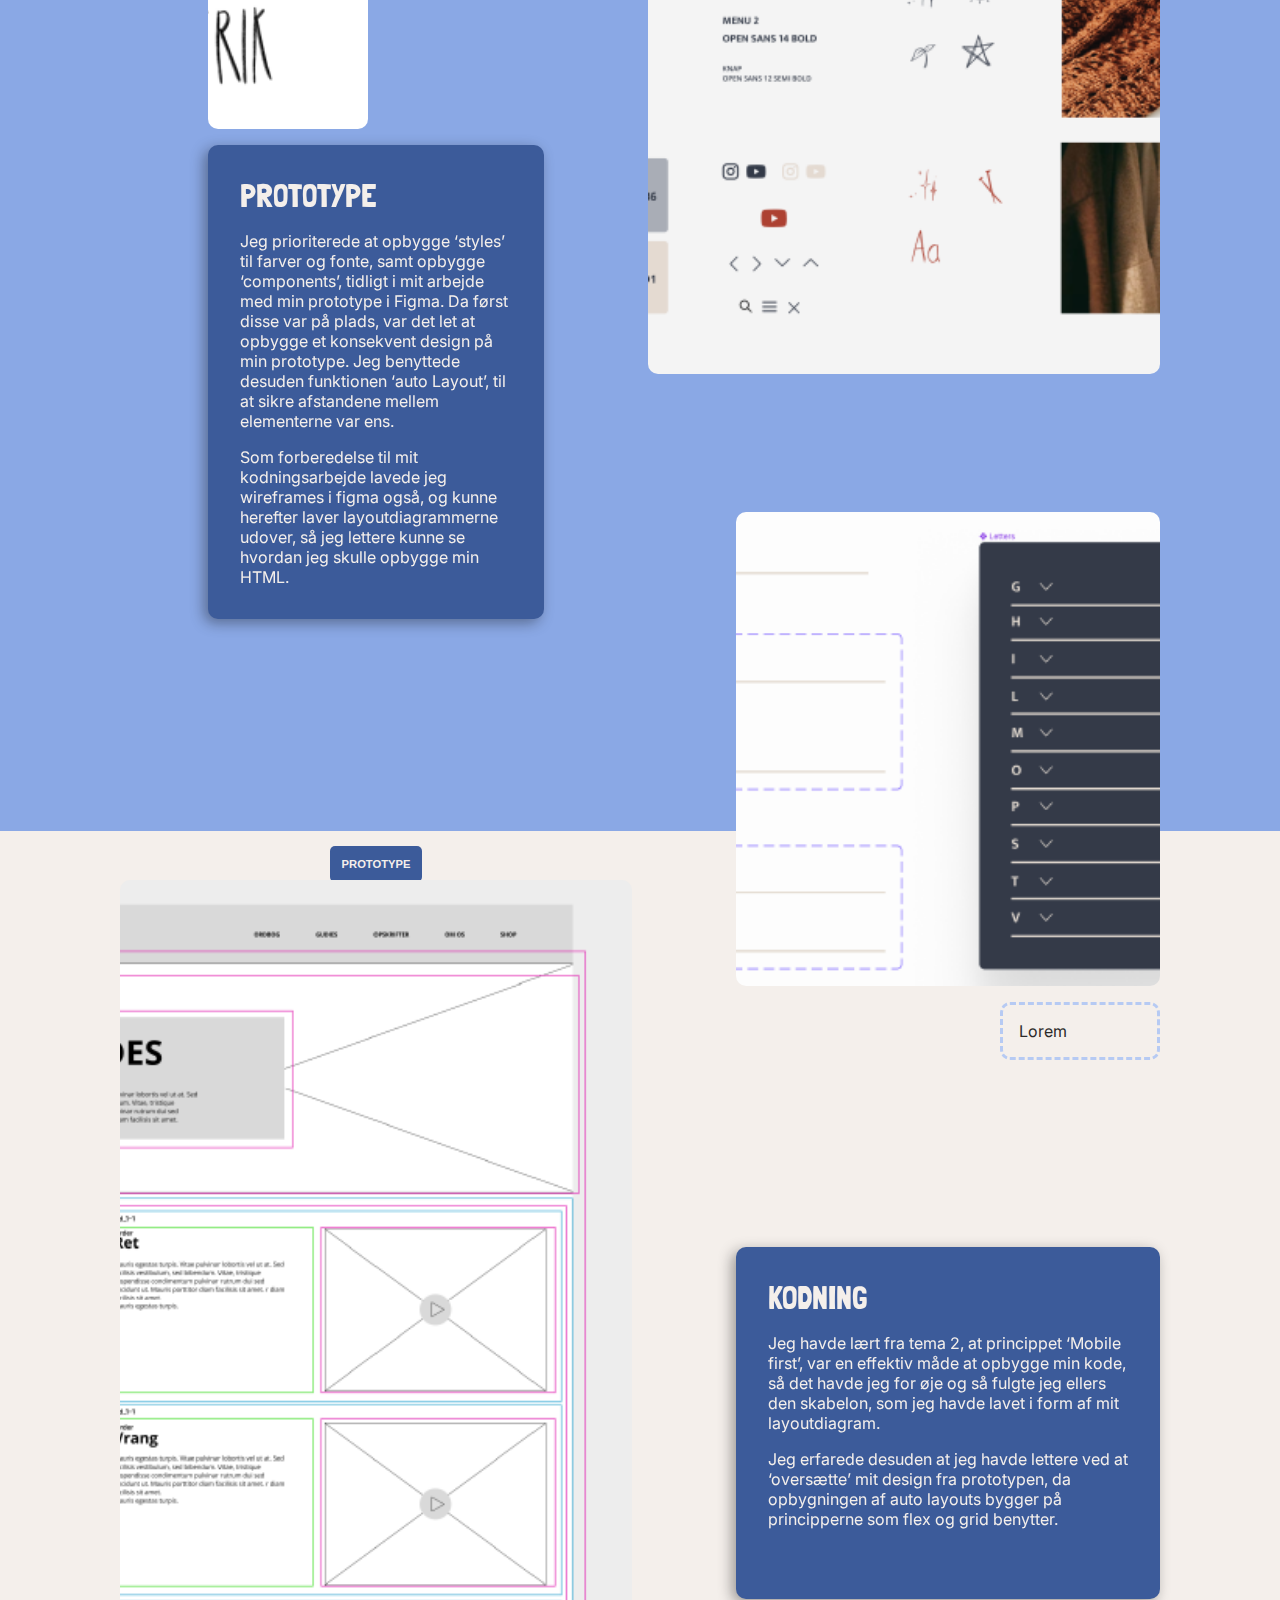
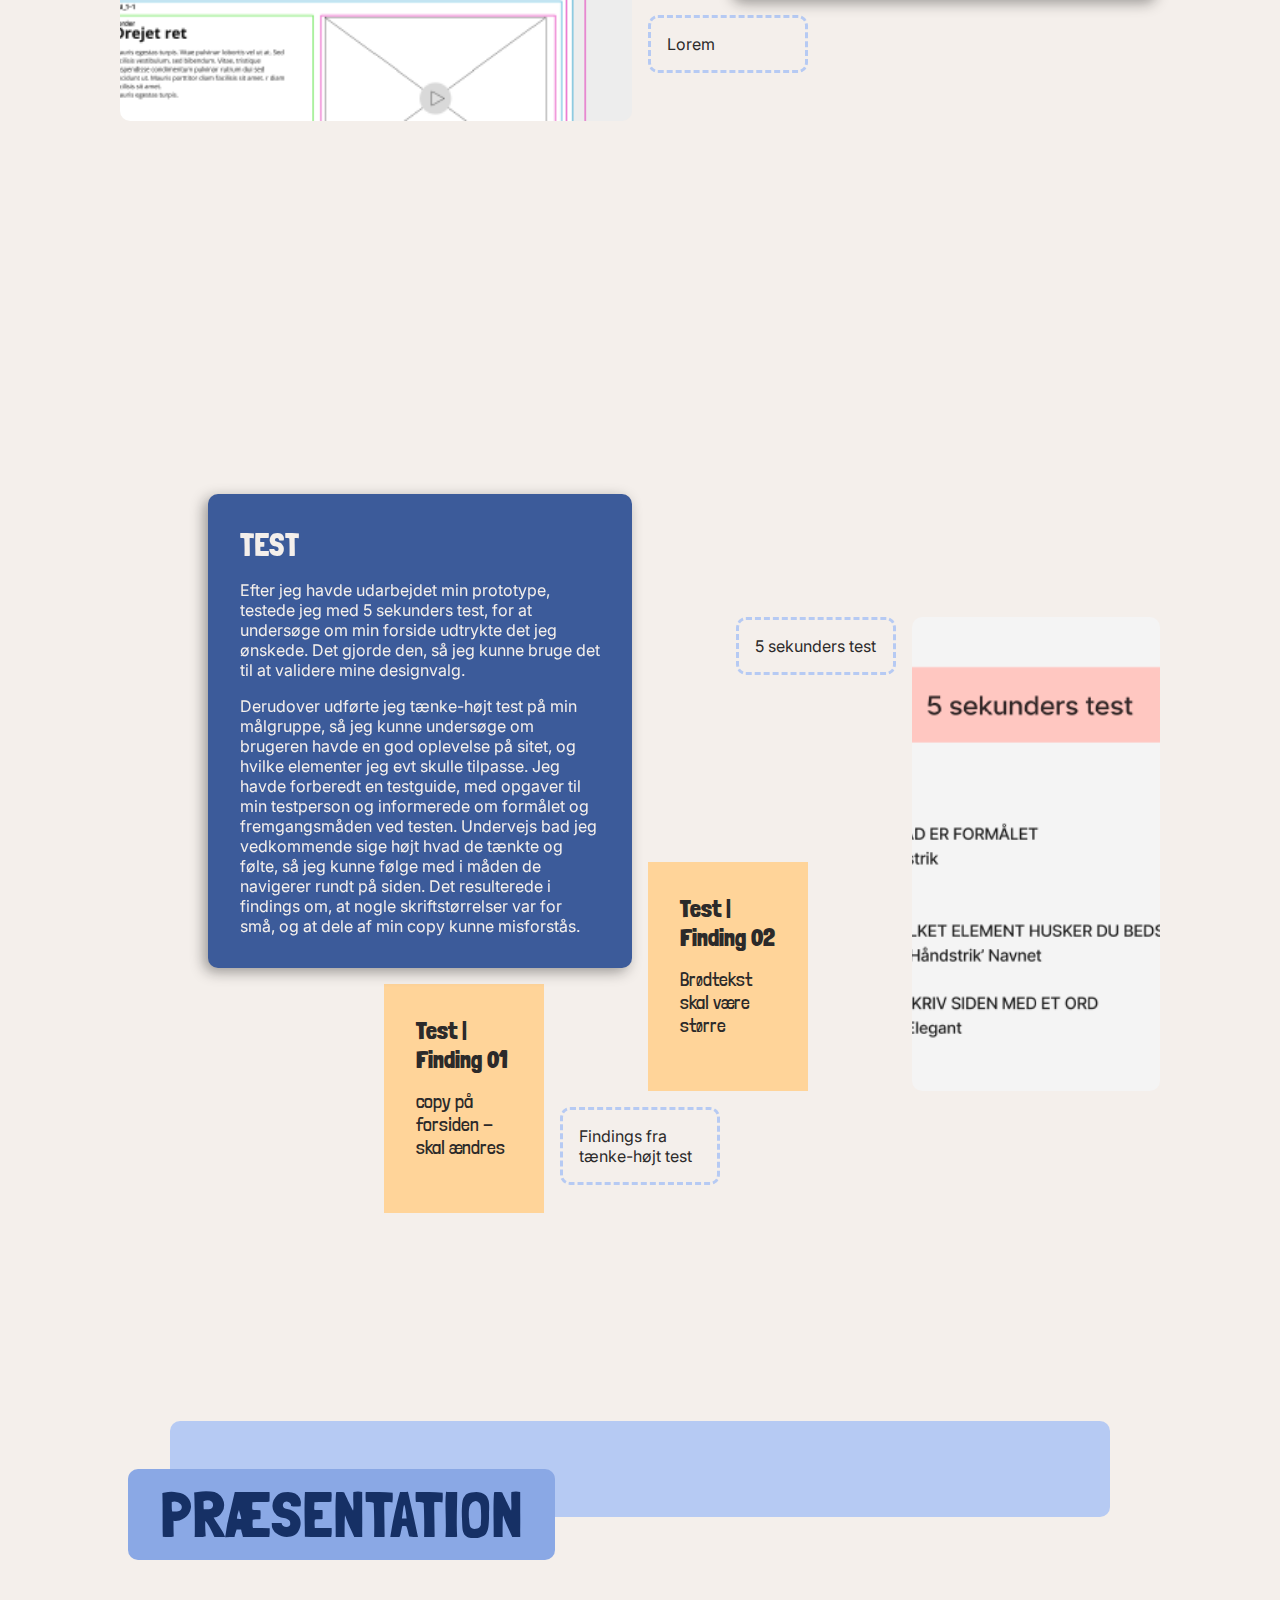
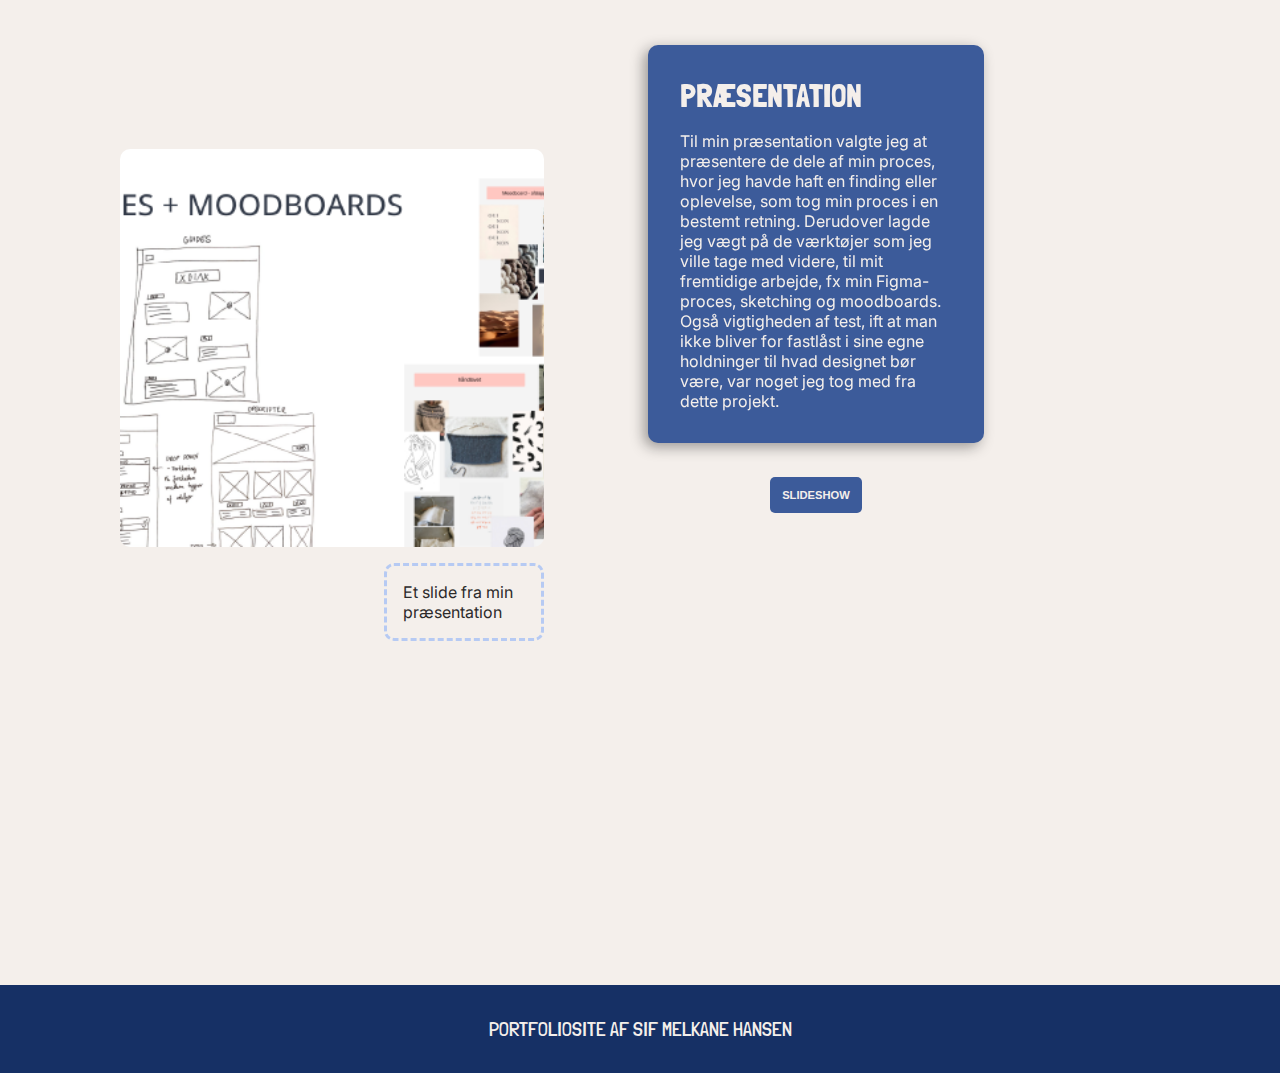
<file: p2.html>
<!DOCTYPE html>
<html lang="da">

<head>
    <meta charset="UTF-8">
    <meta name="viewport" content="width=device-width, initial-scale=1.0">
    <meta name="robots" content="noindex">

    <!-- FAVICON -->
    <link rel="apple-touch-icon" sizes="180x180" href="apple-touch-icon.png">
    <link rel="icon" type="image/png" sizes="32x32" href="favicon-32x32.png">
    <link rel="icon" type="image/png" sizes="16x16" href="favicon-16x16.png">
    <link rel="manifest" href="site.webmanifest">

    <title>Tema 3</title>

    <link rel="stylesheet" href="styles.css">
    <link rel="stylesheet" href="color.css">
    <link rel="stylesheet" href="place.css">

    <!-- FONTE -->
    <link rel="preconnect" href="https://fonts.googleapis.com">
    <link rel="preconnect" href="https://fonts.gstatic.com" crossorigin>
    <link
        href="https://fonts.googleapis.com/css2?family=Inter:wght@100;200;300;400;500;600;700;800;900&family=Londrina+Solid:wght@100;300;400;900&display=swap"
        rel="stylesheet">
</head>

<body>
    <header class="bag_nat_1">
        <div>
            <a href="index.html"><img src="img/svg/logo_4.svg" alt="Logo" class="logo"></a>
        </div>
        <nav>
            <ul class="menu">
                <li><a href="p1.html" class="a_mur">Tema 2</a></li>
                <li><a href="p2.html" class="a_nat valgt">Tema 3</a></li>
                <li><a href="p3.html" class="a_sol">Tema 4</a></li>
                <li><a href="p4.html" class="a_blom">Tema 5</a></li>
                <li><a href="about.html" class="a_om">Om mig</a></li>
            </ul>
            <div class="burger">
                <div class="line"></div>
                <div class="line"></div>
                <div class="line"></div>
            </div>
        </nav>
    </header>
    <main>
        <div class="hero bag_nat_1">
            <div class="title bag_nat_2 place_t3_1">
                <h1 class="txt_nat_4">Håndstrik.dk</h1>
            </div>
        </div>

        <div class="max">
            <!-- GRID 1 -->
            <div class="grid g12_8">
                <img src="img/webp/komponenter.webp" alt="Billede af components fra figma" class="t3_g1_1">
                <div class="e1 bag_nat_4 t3_g1_2">
                    <h3 class="txt_nat_1">Grundlæggende UX/UI</h3>
                    <p>I dette tema har jeg arbejdet med et emnesite omkring strik, hvor jeg med udgangspunkt i
                        UX-metoder, har researchet,
                        designet og testet, for at udvikle mit site, med fokus på brugerens interesser.</p>
                    <p>Derudover har jeg videreformidlet min designproces, gennem en præsentation.
                    </p>
                </div>
                <div class="e2 bor_nat_4 t3_g1_3">
                    <h3 class="txt_nat_1">Mit fokus</h3>
                    <p>Udvikle færdigheder i Figma, samt skabe et gennemført og overskueligt design.</p>
                </div>
                <div class="t3_g1_4 center">
                    <a href="https://sifski.dk/kea/03_ux/01_kodet_site/index.html" target="_blank"
                        class="knap">Håndstrik.dk</a>
                </div>

            </div>

            <!-- SUBTITEL-->
            <div class="relativ">
                <div class="bag_nat_4 hero2 t3_titel"></div>
                <div class="title2 bag_nat_3 place_t3_2 t3_titel2">
                    <h2 class="txt_nat_1">Proces</h2>
                </div>
                <div class="bag_nat_3 box_web_2 place_t3_box"></div>
                <div class="bag_nat_3 box_web place_t3_box2"></div>
            </div>

            <!-- GRID 2 -->
            <div class="grid g12_8">

                <div class="e1 bag_nat_2 t3_g2_1">
                    <h3 class="txt_lilje">Research</h3>
                    <p class="txt_lilje">I dette projekt blev vi introduceret til metoden mindmapping, som metode til at
                        udforske emner. Det åbnede min egen
                        horisont for måder hvorpå jeg kunne formidle emnet strik.</p>
                    <p class="txt_lilje">
                        Vi blev desuden introduceret til bl.a. desktop research, spørgeskemaundersøgelser og interviews
                        som metoder. Jeg
                        oplevede en særligt stor gavn af interviews, hvor mine findings, var med til at definere, hvad
                        mit site skulle kunne, så
                        det opfyldte min målgruppes behov.
                    </p>
                </div>
                <div class="t3_g2_1x center">
                    <a href="https://docs.google.com/document/d/10sXGNZgA3F3BSvdgkHuAlVh5wkbd-PyoFOa_vVBAKFM/edit?usp=drive_link"
                        target="_blank" class="knap">Procesdokument</a>
                </div>

                <img src="img/webp/brainstorm.webp" alt="Billede af brainstorm" class="t3_g2_2">
                <div class="e3 t3_g2_2x">
                    <p>Brainstorm over emne</p>
                </div>

                <div class="e4 bag_sol_3 t3_g2_3">
                    <h4>Finding 01</h4>
                    <p class="p2">Afslappende samtidigt med at man er produktiv - man får et fysisk produkt</p>
                </div>
                <div class="e3 t3_g2_3x">
                    <p>Finding fra interviews</p>
                </div>
            </div>

            <!-- GRID 3 -->
            <div class="grid g12_8">
                <div class="e1 bag_nat_2 t3_g3_1">
                    <h3 class="txt_lilje">Ideudvikling</h3>
                    <p class="txt_lilje">
                        I denne fase brugte jeg sketching til at få gang i idéerne til forskellige måder man kunne
                        designe layoutet til siden.
                        Jeg brugte også moodboards til, ud fra værdiord, at præcisere det visuelle udtryk. Det er en
                        metode som jeg siden har
                        brugt i både tema 5.
                    </p>
                </div>

                <img src="img/webp/sketching.webp" alt="Billede af mine skitser" class="t3_g3_2">
                <div class="e3 t3_g3_2x">
                    <p>Lorem</p>
                </div>
            </div>

            <!-- Slide -->
            <!-- GRID 3.5 -->
            <div class="grid g12_6">
                <img src="img/webp/moodboard_1.webp" alt="Moodboard 1" class="t3_g35_1">
                <img src="img/webp/moodboard_2.webp" alt="Moodboard 1" class="t3_g35_2">
                <div class="e3 t3_g35_2x">
                    <p>Moodboards med værdiord, brugt til at udforske stille og visuelle udtryk</p>
                </div>



            </div>

            <!-- GRID 4 -->
            <div class="grid g12_22">
                <div class="e1 bag_nat_2 t3_g4_1">
                    <h3 class="txt_lilje">Designvalg</h3>
                    <p class="txt_lilje">Udfra mine moodboards valgte jeg den endelig stil til min hjemmeside og
                        arbejdede herfra med logo og iconer, samt
                        udformede det endelige styletile.</p>
                </div>

                <img src="img/webp/skitse_logo.webp" alt="Billede af logoskitser" class="t3_g4_2">
                <div class="e3 t3_g4_2x">
                    <p>Lorem</p>
                </div>

                <img src="img/webp/ux_styletile.webp" alt="Billede af ux styletile" class="t3_g4_3">
                <div class="e3 t3_g4_3x">
                    <p>Lorem</p>
                </div>

                <div class="e1 bag_nat_2 t3_g4_4">
                    <h3 class="txt_lilje">Prototype</h3>
                    <p class="txt_lilje">
                        Jeg prioriterede at opbygge ‘styles’ til farver og fonte, samt opbygge ‘components’, tidligt
                        i mit arbejde med min
                        prototype i Figma. Da først disse var på plads, var det let at opbygge et konsekvent design
                        på min prototype. Jeg
                        benyttede desuden funktionen ‘auto Layout’, til at sikre afstandene mellem elementerne var
                        ens.
                    </p>
                    <p class="txt_lilje">
                        Som forberedelse til mit kodningsarbejde lavede jeg wireframes i figma også, og kunne
                        herefter laver layoutdiagrammerne udover, så jeg lettere kunne se hvordan jeg skulle opbygge
                        min HTML.
                    </p>
                </div>

                <div class="t3_g4_4x center">
                    <a href="https://www.figma.com/file/brHniLMcA2fyLnmd9sDGLT/Strik?type=design&node-id=10%3A154&mode=design&t=oFi2eOxhxzeijTf3-1"
                        target="_blank" class="knap">Prototype</a>
                </div>

                <img src="img/webp/component_variant.webp" alt="Billede af components og variants fra Figma"
                    class="t3_g4_5">
                <div class="e3 t3_g4_5x">
                    <p>Lorem</p>
                </div>

                <img src="img/webp/wireframe_layout.webp" alt="Eksempel på wireframe" class="t3_g4_6">
                <div class="e3 t3_g4_6x">
                    <p>Lorem</p>
                </div>

                <div class="e1 bag_nat_2 t3_g4_7">
                    <h3 class="txt_lilje">Kodning</h3>
                    <p class="txt_lilje">
                        Jeg havde lært fra tema 2, at princippet ‘Mobile first’, var en effektiv måde at opbygge min
                        kode, så det havde jeg for
                        øje og så fulgte jeg ellers den skabelon, som jeg havde lavet i form af mit layoutdiagram.
                    </p>
                    <p class="txt_lilje">
                        Jeg erfarede desuden at jeg
                        havde lettere ved at ‘oversætte’ mit design fra prototypen, da opbygningen af auto layouts
                        bygger på principperne som flex og grid benytter.
                    </p>
                </div>
            </div>

            <!-- GRID 5 -->
            <div class="grid g12_6">
                <div class="e1 bag_nat_2 t3_g5_1">
                    <h3 class="txt_lilje">Test</h3>
                    <p class="txt_lilje">
                        Efter jeg havde udarbejdet min prototype, testede jeg med 5 sekunders test, for at undersøge om
                        min forside udtrykte det
                        jeg ønskede. Det gjorde den, så jeg kunne bruge det til at validere mine designvalg.
                    </p>
                    <p class="txt_lilje">
                        Derudover udførte jeg tænke-højt test på min målgruppe, så jeg kunne undersøge om brugeren havde
                        en god oplevelse på
                        sitet, og hvilke elementer jeg evt skulle tilpasse. Jeg havde forberedt en testguide, med
                        opgaver til min testperson og
                        informerede om formålet og fremgangsmåden ved testen. Undervejs bad jeg vedkommende sige højt
                        hvad de tænkte og følte,
                        så jeg kunne følge med i måden de navigerer rundt på siden. Det resulterede i findings om, at
                        nogle skriftstørrelser var
                        for små, og at dele af min copy kunne misforstås.
                    </p>
                </div>

                <div class="e4 bag_sol_3 t3_g5_2">
                    <h4>Test | Finding 01</h4>
                    <p class="p2">copy på forsiden - skal ændres</p>
                </div>
                <div class="e4 bag_sol_3 t3_g5_3">
                    <h4>Test | Finding 02</h4>
                    <p class="p2">Brødtekst skal være større</p>
                </div>
                <div class="e3 t3_g5_3x">
                    <p>Findings fra tænke-højt test</p>
                </div>

                <img src="img/webp/ux_5sek.webp" alt="5sekunders test" class="t3_g5_4">
                <div class="e3 t3_g5_4x">
                    <p>5 sekunders test</p>
                </div>
            </div>

            <!-- SUBTITEL-->
            <div class="relativ">
                <div class="bag_nat_4 hero2 t2_titel"></div>
                <div class="title2 bag_nat_3 place_t2_2 t2_titel2">
                    <h2 class="txt_nat_1">Præsentation</h2>
                </div>
            </div>

            <!-- GRID 6 -->
            <div class="grid g12_8">

                <div class="e1 bag_nat_2 t3_g6_1">
                    <h3 class="txt_lilje">Præsentation</h3>
                    <p class="txt_lilje">
                        Til min præsentation valgte jeg at præsentere de dele af min proces, hvor jeg havde haft en
                        finding eller oplevelse, som
                        tog min proces i en bestemt retning. Derudover lagde jeg vægt på de værktøjer som jeg ville
                        tage med videre, til mit
                        fremtidige arbejde, fx min Figma-proces, sketching og moodboards. Også vigtigheden af test,
                        ift at man ikke bliver for
                        fastlåst i sine egne holdninger til hvad designet bør være, var noget jeg tog med fra dette
                        projekt.
                    </p>
                </div>
                <div class="flex_col t3_g6_1x center">
                    <a href="https://docs.google.com/presentation/d/1q6nJJtWg7ydZNNEuTEL3gvfls3wKqkkPRi12wc7P5So/edit?usp=drive_link"
                        target="_blank" class="knap">Slideshow</a>
                </div>

                <img src="img/webp/slide.webp" alt="Slide fra slideshow" class="t3_g6_2">
                <div class="e3 t3_g6_2x">
                    <p>Et slide fra min præsentation</p>
                </div>
            </div>

        </div>
    </main>
    <footer class="bag_nat_1">
        <div>
            <h5 class="txt_lilje">Portfoliosite af Sif Melkane hansen</h5>
        </div>
    </footer>
    <script src="script.js"></script>
</body>

</html>
</file>
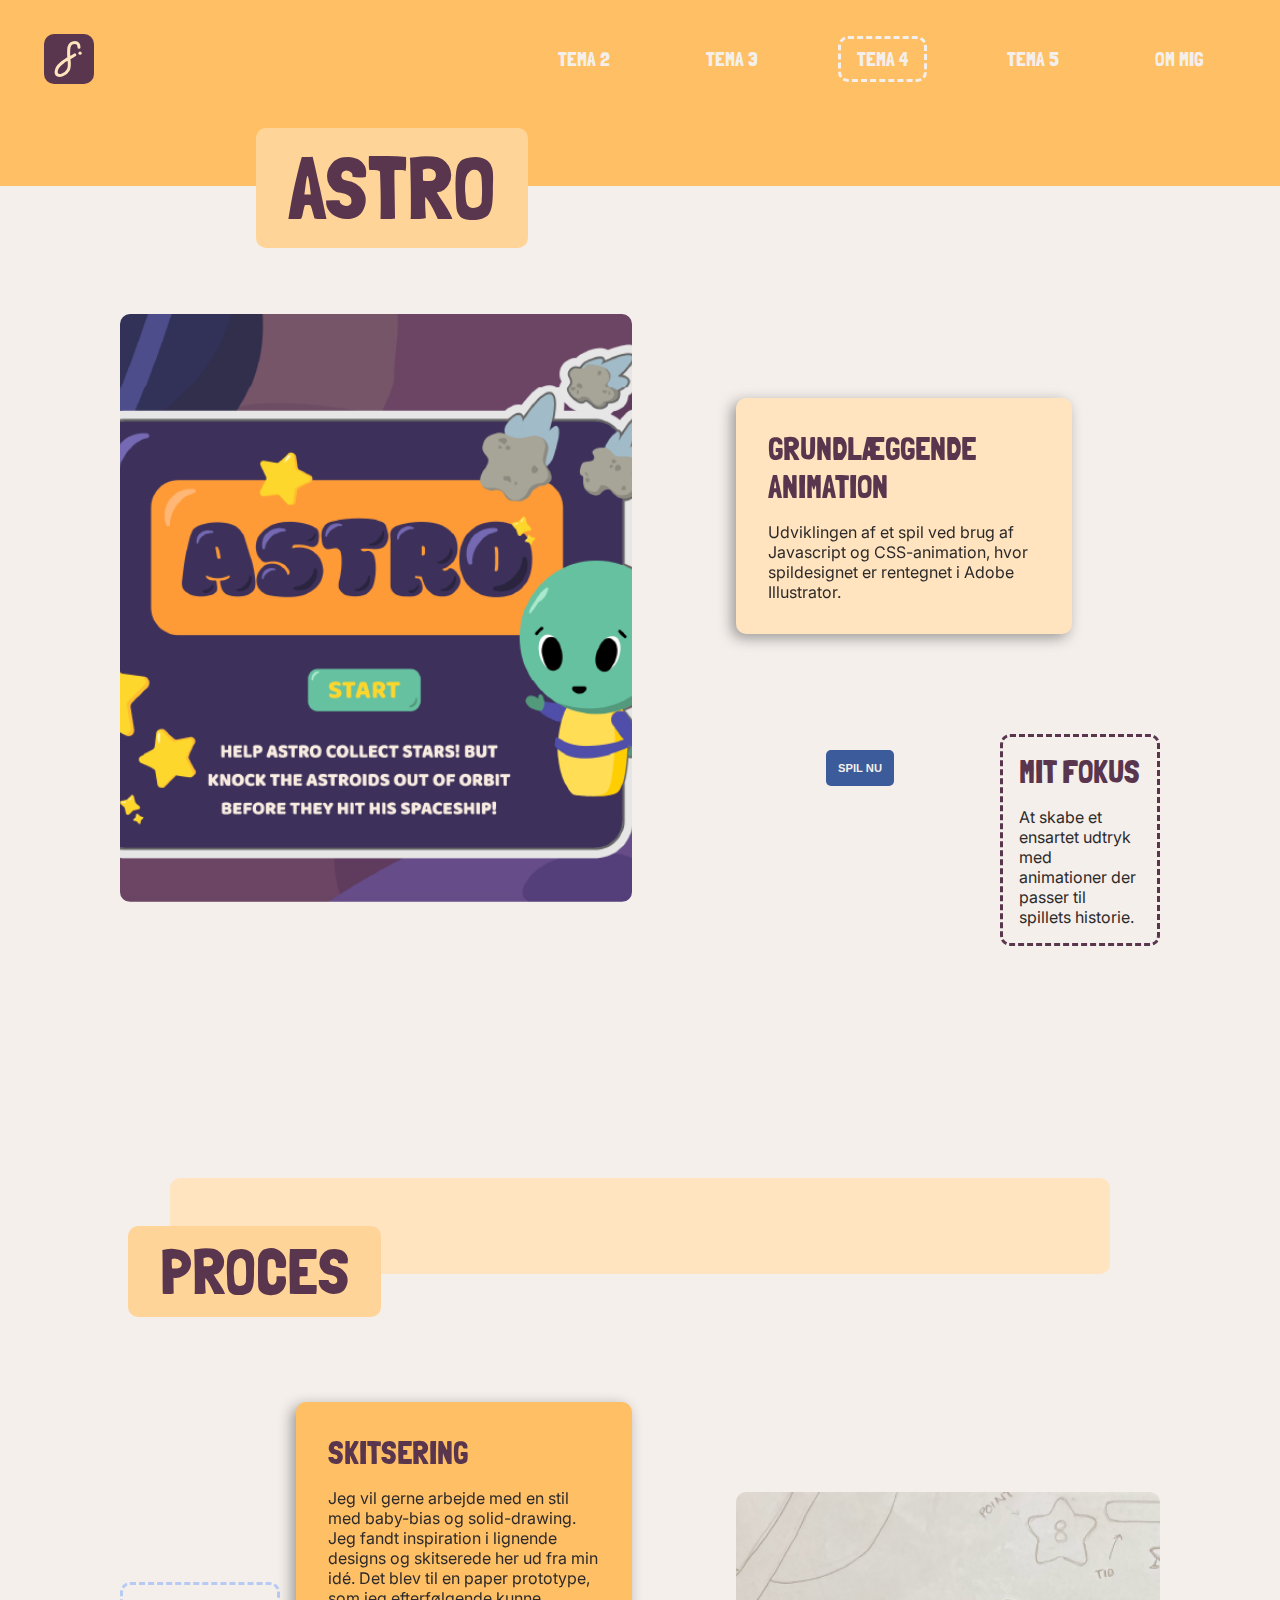
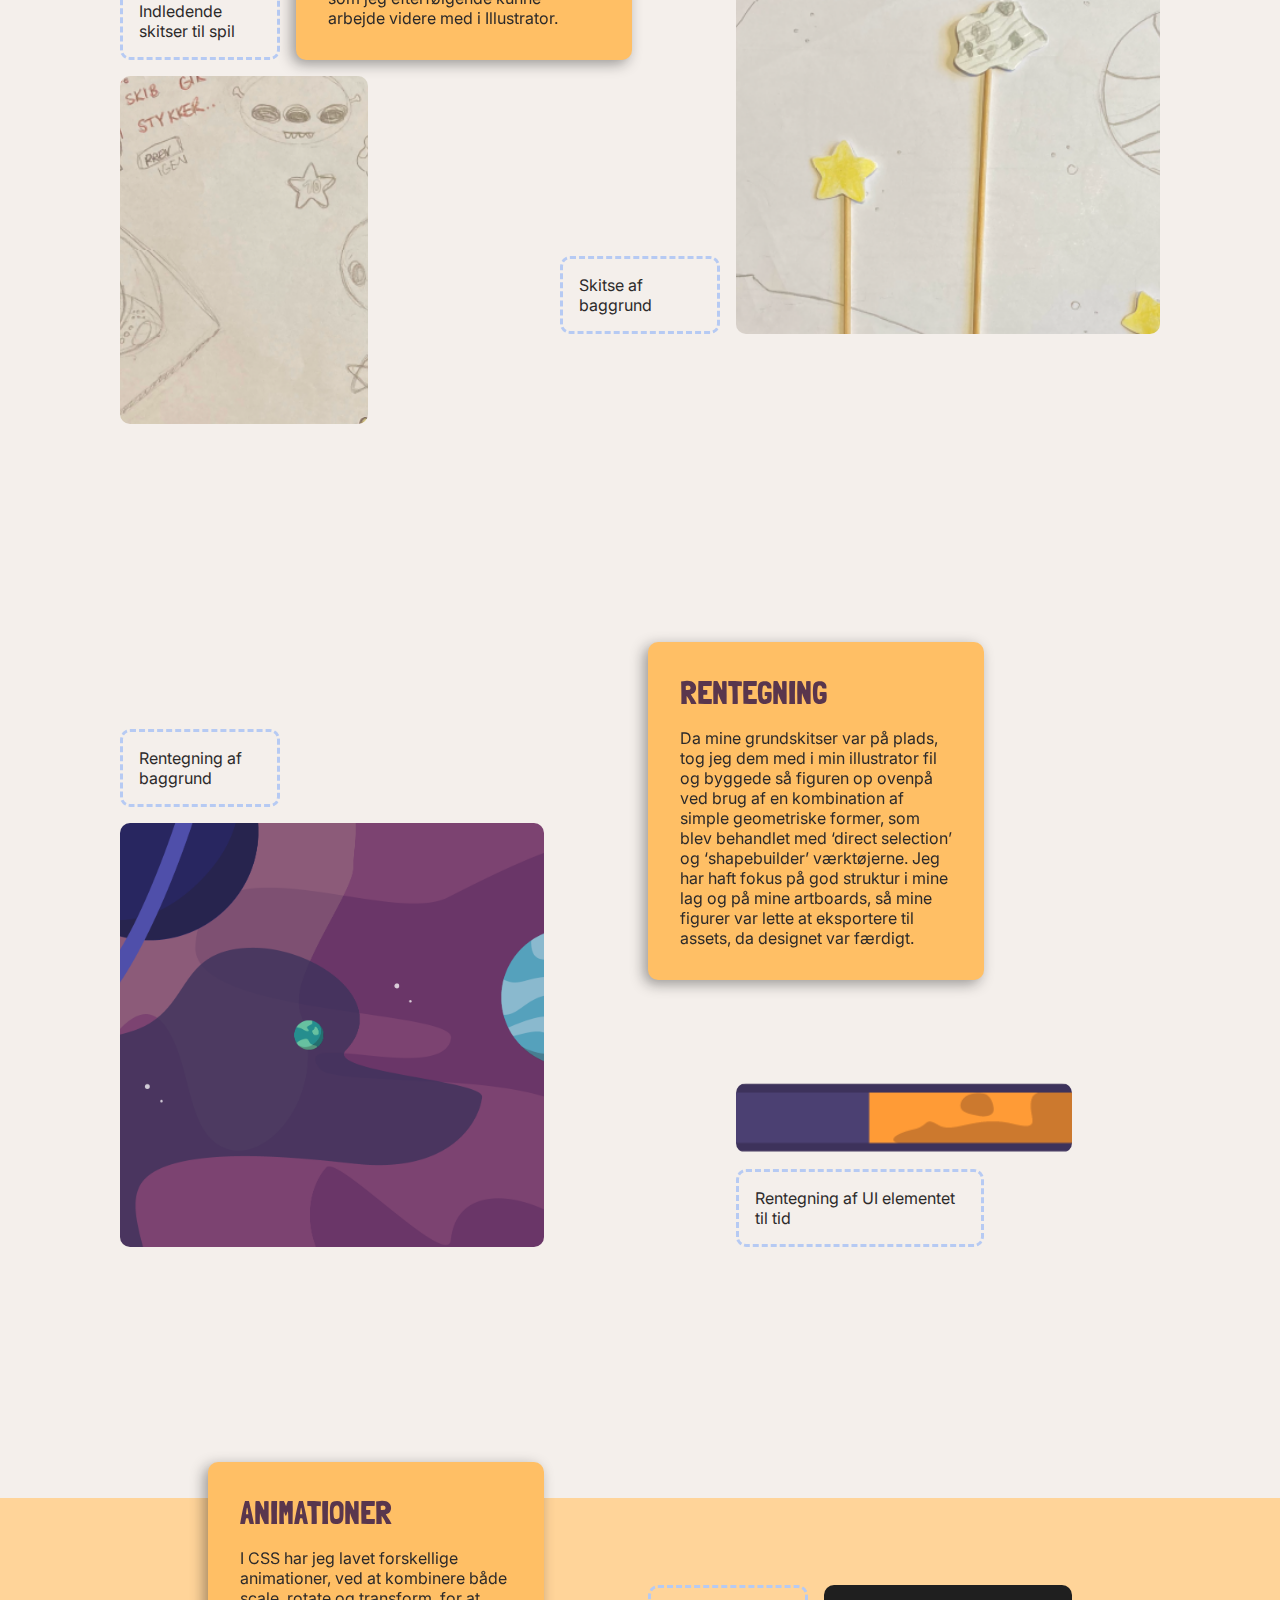
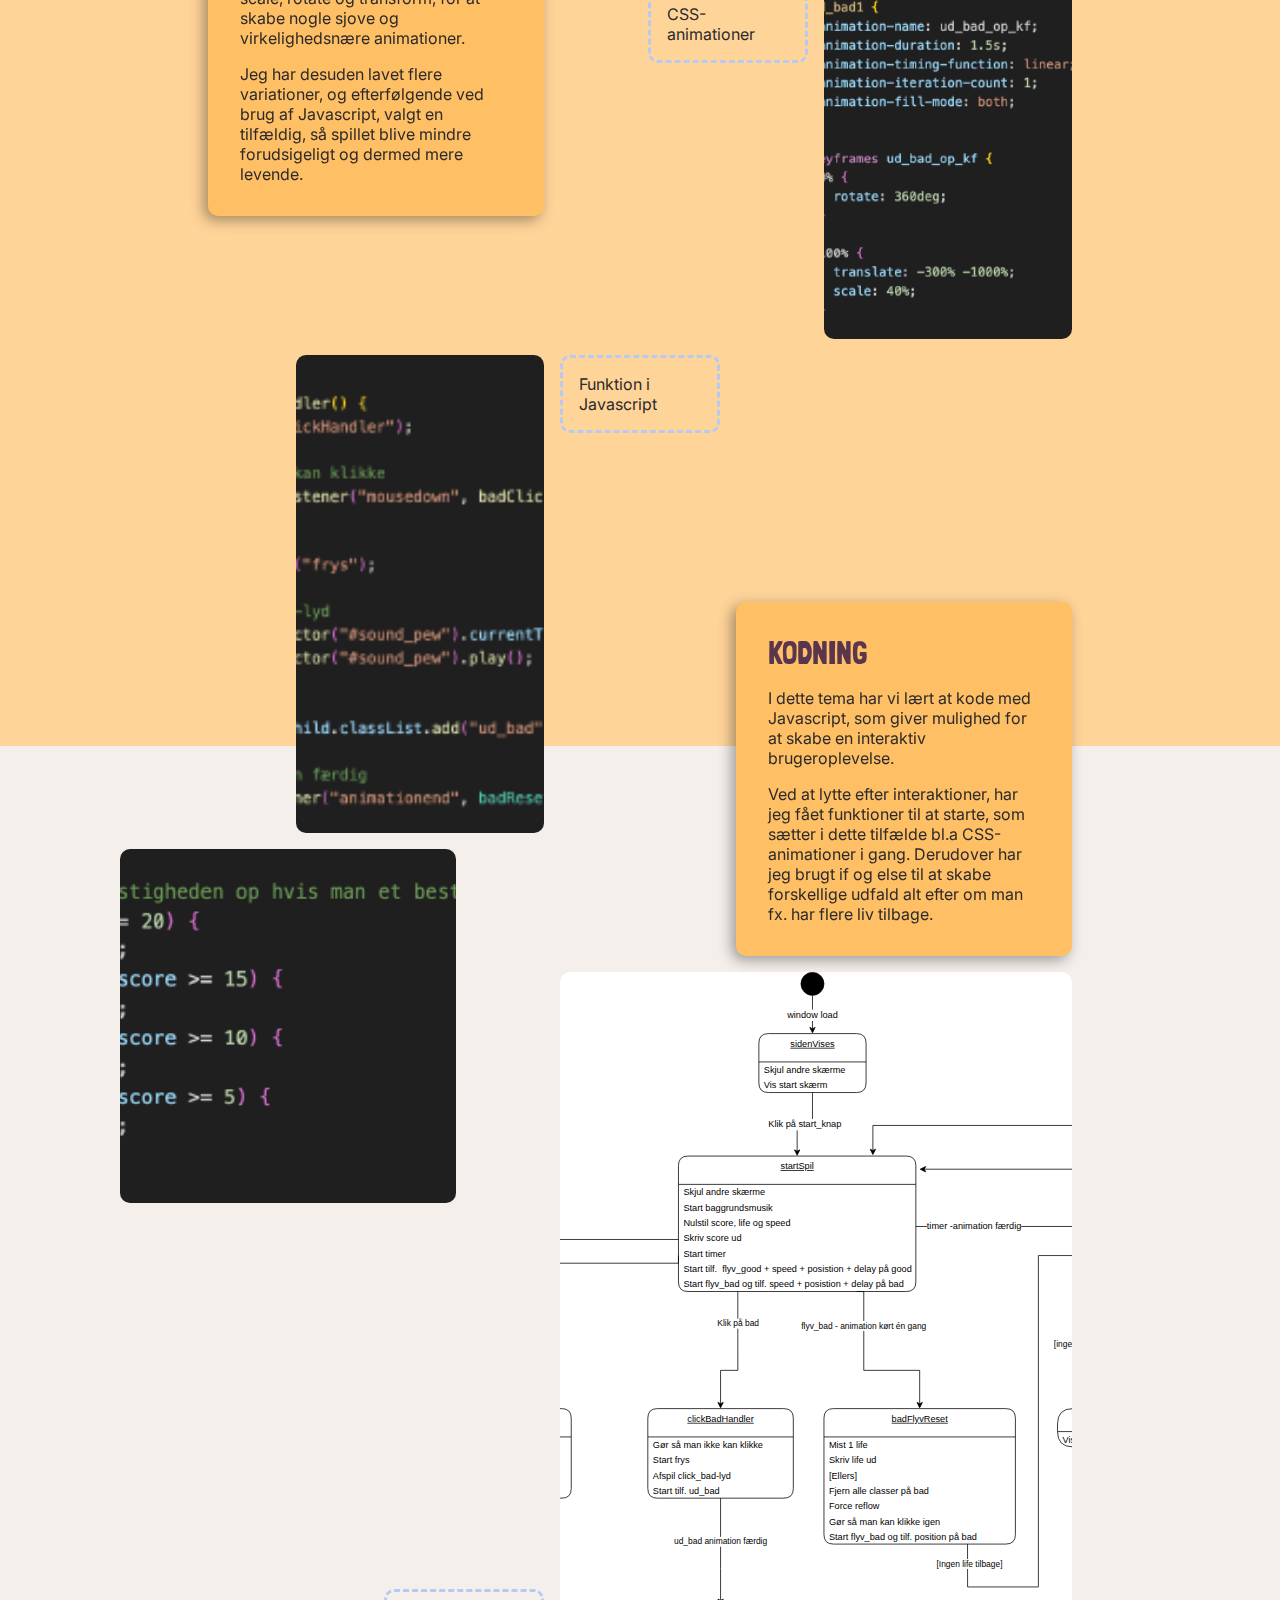
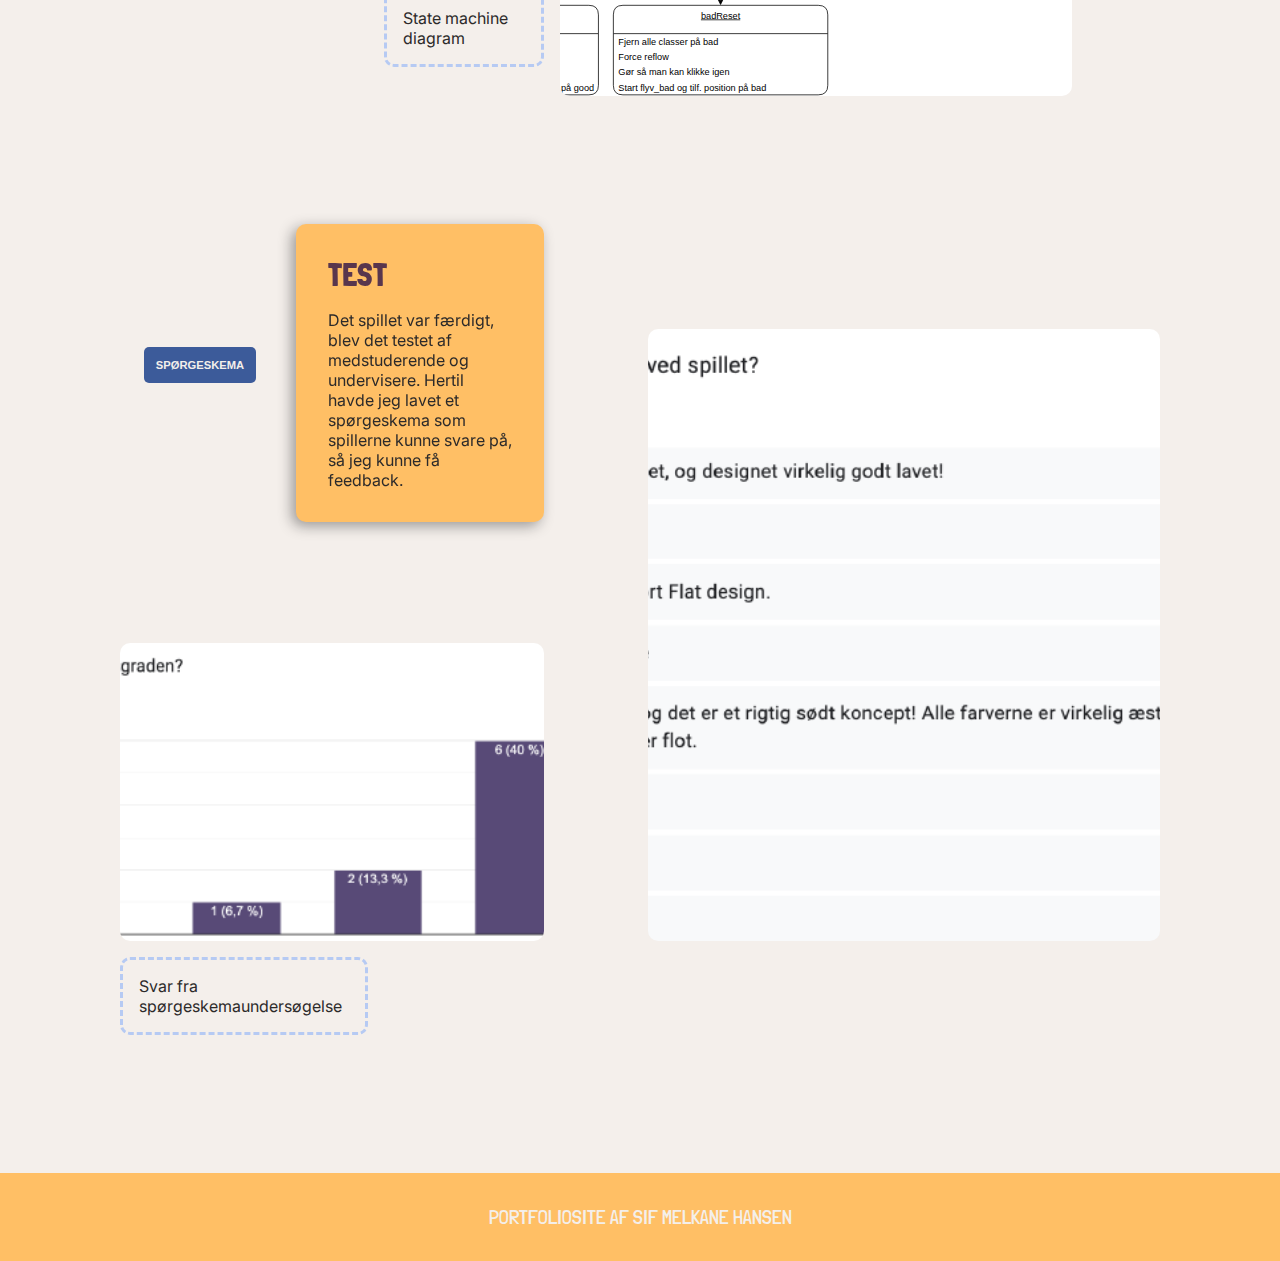
<file: p3.html>
<!DOCTYPE html>
<html lang="da">

<head>
    <meta charset="UTF-8">
    <meta name="viewport" content="width=device-width, initial-scale=1.0">
    <meta name="robots" content="noindex">

    <!-- FAVICON -->
    <link rel="apple-touch-icon" sizes="180x180" href="apple-touch-icon.png">
    <link rel="icon" type="image/png" sizes="32x32" href="favicon-32x32.png">
    <link rel="icon" type="image/png" sizes="16x16" href="favicon-16x16.png">
    <link rel="manifest" href="site.webmanifest">

    <title>Tema 4</title>

    <link rel="stylesheet" href="styles.css">
    <link rel="stylesheet" href="color.css">
    <link rel="stylesheet" href="place.css">

    <!-- FONTE -->
    <link rel="preconnect" href="https://fonts.googleapis.com">
    <link rel="preconnect" href="https://fonts.gstatic.com" crossorigin>
    <link
        href="https://fonts.googleapis.com/css2?family=Inter:wght@100;200;300;400;500;600;700;800;900&family=Londrina+Solid:wght@100;300;400;900&display=swap"
        rel="stylesheet">
</head>

<body>
    <header class="bag_sol_2">
        <div>
            <a href="index.html"><img src="img/svg/logo.svg" alt="Logo" class="logo"></a>
        </div>
        <nav>
            <ul class="menu">
                <li><a href="p1.html" class="a_mur">Tema 2</a></li>
                <li><a href="p2.html" class="a_nat">Tema 3</a></li>
                <li><a href="p3.html" class="a_sol valgt">Tema 4</a></li>
                <li><a href="p4.html" class="a_blom">Tema 5</a></li>
                <li><a href="about.html" class="a_om">Om mig</a></li>
            </ul>
            <div class="burger">
                <div class="line"></div>
                <div class="line"></div>
                <div class="line"></div>
            </div>
        </nav>
    </header>
    <main>
        <div class="hero bag_sol_2">
            <div class="title bag_sol_3 place_t3_1">
                <h1 class="txt_blom_1">Astro</h1>
            </div>
        </div>

        <div class="max">

            <!-- GRID 1 -->
            <div class="grid g12_8">
                <img src="img/webp/start.webp" alt="Billede af startskærm" class="t4_g1_1">
                <div class="e1 bag_sol_4 t4_g1_2">
                    <h3 class="txt_blom_1">Grundlæggende animation</h3>
                    <p>Udviklingen af et spil ved brug af Javascript og CSS-animation, hvor spildesignet er rentegnet i
                        Adobe Illustrator.</p>
                </div>
                <div class="t4_g1_3 center">
                    <a href="https://sifski.dk/kea/04_animation/website/" target="_blank" class="knap">spil nu</a>
                </div>
                <div class="e2 bor_blom_1 t4_g1_4">
                    <h3 class="txt_blom_1">Mit fokus</h3>
                    <p>At skabe et ensartet udtryk med animationer der passer til spillets historie.
                    </p>
                </div>


            </div>

            <!-- SUBTITEL-->
            <div class="relativ">
                <div class="bag_sol_4 hero2 t3_titel"></div>
                <div class="title2 bag_sol_3 place_t3_2 t3_titel2">
                    <h2 class="txt_blom_1">Proces</h2>
                </div>
                <div class="bag_sol_3 box_web place_t4_box"></div>
            </div>

            <!-- GRID 2 -->
            <div class="grid g12_8">
                <div class="e1 bag_sol_2 t4_g2_1">
                    <h3 class="txt_blom_1">Skitsering</h3>
                    <p>Jeg vil gerne arbejde med en stil med baby-bias og solid-drawing. Jeg fandt inspiration i
                        lignende designs og skitserede
                        her ud fra min idé. Det blev til en paper prototype, som jeg efterfølgende kunne arbejde videre
                        med i Illustrator.</p>
                </div>

                <img src="img/webp/skitse_1.webp" alt="Skitse til spil" class="t4_g2_2">
                <div class="e3 t4_g2_2x">
                    <p>Indledende skitser til spil</p>
                </div>

                <img src="img/webp/skitse_2.webp" alt="Skitse til baggrund" class="t4_g2_3">
                <div class="e3 t4_g2_3x">
                    <p>Skitse af baggrund</p>
                </div>
            </div>

            <!-- GRID 3 -->
            <div class="grid g12_8">
                <div class="e1 bag_sol_2 t4_g3_1">
                    <h3 class="txt_blom_1">Rentegning</h3>
                    <p>Da mine grundskitser var på plads, tog jeg dem med i min illustrator fil og byggede så figuren op
                        ovenpå ved brug af en
                        kombination af simple geometriske former, som blev behandlet med ‘direct selection’ og
                        ‘shapebuilder’ værktøjerne. Jeg
                        har haft fokus på god struktur i mine lag og på mine artboards, så mine figurer var lette at
                        eksportere til assets, da
                        designet var færdigt.</p>
                </div>

                <img src="img/webp/tid.webp" alt="Rentegning af ui element" class="t4_g3_2">
                <div class="e3 t4_g3_2x">
                    <p>Rentegning af UI elementet til tid</p>
                </div>

                <img src="img/webp/baggrund.webp" alt="Rentegning af baggrund" class="t4_g3_3">
                <div class="e3 t4_g3_3x">
                    <p>Rentegning af baggrund</p>
                </div>
            </div>

            <!-- GRID 4 -->
            <div class="grid g12_15">
                <div class="e1 bag_sol_2 t4_g4_1">
                    <h3 class="txt_blom_1">Animationer</h3>
                    <p>I CSS har jeg lavet forskellige animationer, ved at kombinere både scale, rotate og transform,
                        for at skabe nogle sjove
                        og virkelighedsnære animationer.</p>
                    <p>Jeg har desuden lavet flere variationer, og efterfølgende ved
                        brug af Javascript, valgt
                        en tilfældig, så spillet blive mindre forudsigeligt og dermed mere levende.</p>
                </div>

                <img src="img/webp/keyframe.webp" alt="Screenshot af kode med keyframes" class="t4_g4_2">
                <div class="e3 t4_g4_2x">
                    <p>CSS-animationer </p>
                </div>

                <div class="e1 bag_sol_2 t4_g4_3">
                    <h3 class="txt_blom_1">Kodning</h3>
                    <p>I dette tema har vi lært at kode med Javascript, som giver mulighed for at skabe en interaktiv
                        brugeroplevelse.</p>
                    <p>Ved at lytte efter interaktioner, har jeg fået funktioner til at starte, som sætter i dette
                        tilfælde bl.a
                        CSS-animationer i gang. Derudover har jeg brugt if og else til at skabe forskellige udfald alt
                        efter om man fx. har
                        flere liv tilbage.</p>
                </div>

                <img src="img/webp/javascript.webp" alt="Screenshot af kode med javascript" class="t4_g4_4">
                <div class="e3 t4_g4_4x">
                    <p>Funktion i Javascript</p>
                </div>

                <img src="img/webp/if_else.webp" alt="Screenshot af kode med if else" class="t4_g4_5">
                <div class="e3 t4_g4_5x">
                    <p>If betingelse</p>
                </div>

                <img src="img/svg/spil_smd.svg" alt="Billede af state machine diagram" class="t4_g4_6">
                <div class="e3 t4_g4_6x">
                    <p>State machine diagram</p>
                </div>


            </div>

            <!-- GRID 5 -->
            <div class="grid g12_8">
                <div class="e1 bag_sol_2 t4_g5_1">
                    <h3 class="txt_blom_1">Test</h3>
                    <p>Det spillet var færdigt, blev det testet af medstuderende og undervisere. Hertil havde jeg lavet
                        et spørgeskema som
                        spillerne kunne svare på, så jeg kunne få feedback.</p>
                </div>
                <div class="t4_g5_1x center">
                    <a href="https://docs.google.com/forms/d/1YoInwb7eJkiEDeK6Ehz_4RGD3pWa19b3PIVdm0tT99o/edit#responses"
                        target="_blank" class="knap">Spørgeskema</a>
                </div>
                <img src="img/webp/q_1.webp" alt="Spørgeskemaspørgsmål 1" class="t4_g5_2">
                <div class="e3 t4_g5_2x">
                    <p>Svar fra spørgeskemaundersøgelse</p>
                </div>

                <img src="img/webp/q_2.webp" alt="Spørgeskemaspørgsmål 2" class="t4_g5_3">
            </div>

        </div>
    </main>
    <footer class="bag_sol_2">
        <div>
            <h5 class="txt_lilje">Portfoliosite af Sif Melkane hansen</h5>
        </div>
    </footer>
    <script src="script.js"></script>
</body>

</html>
</file>
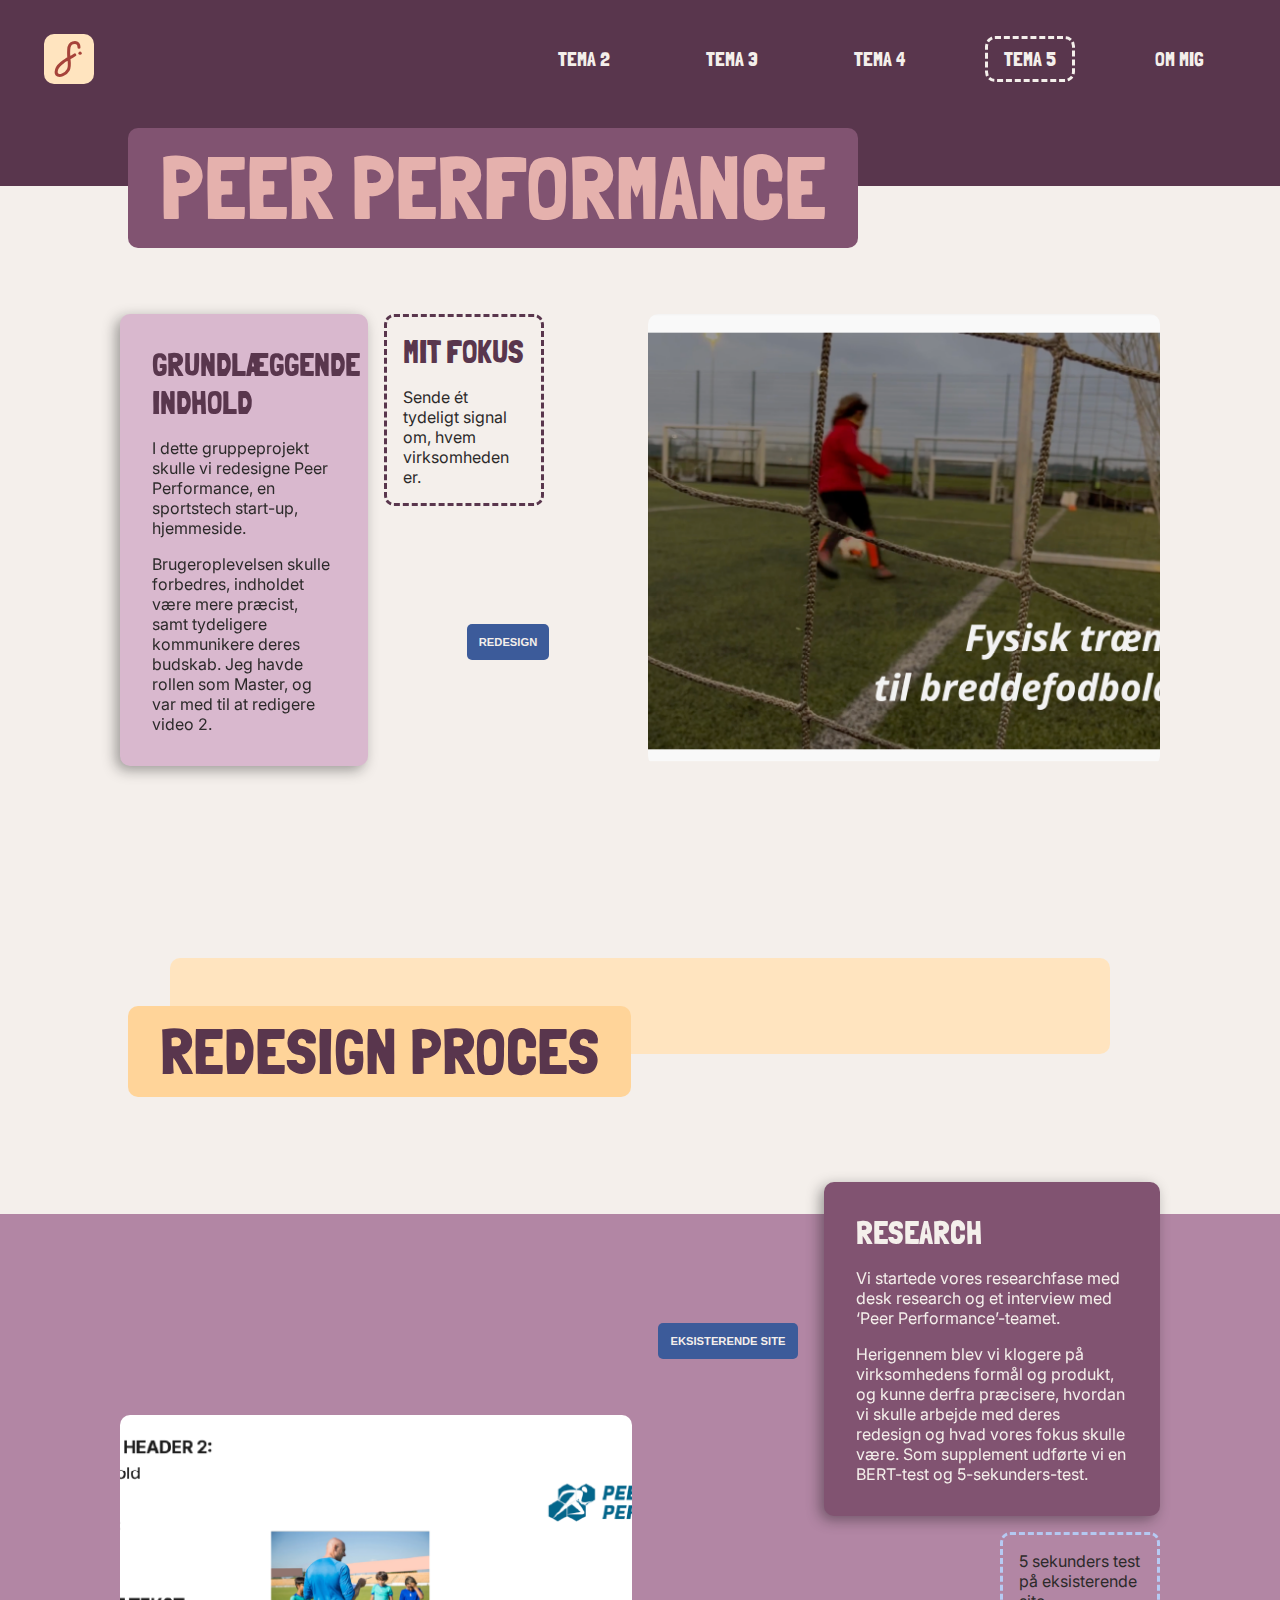
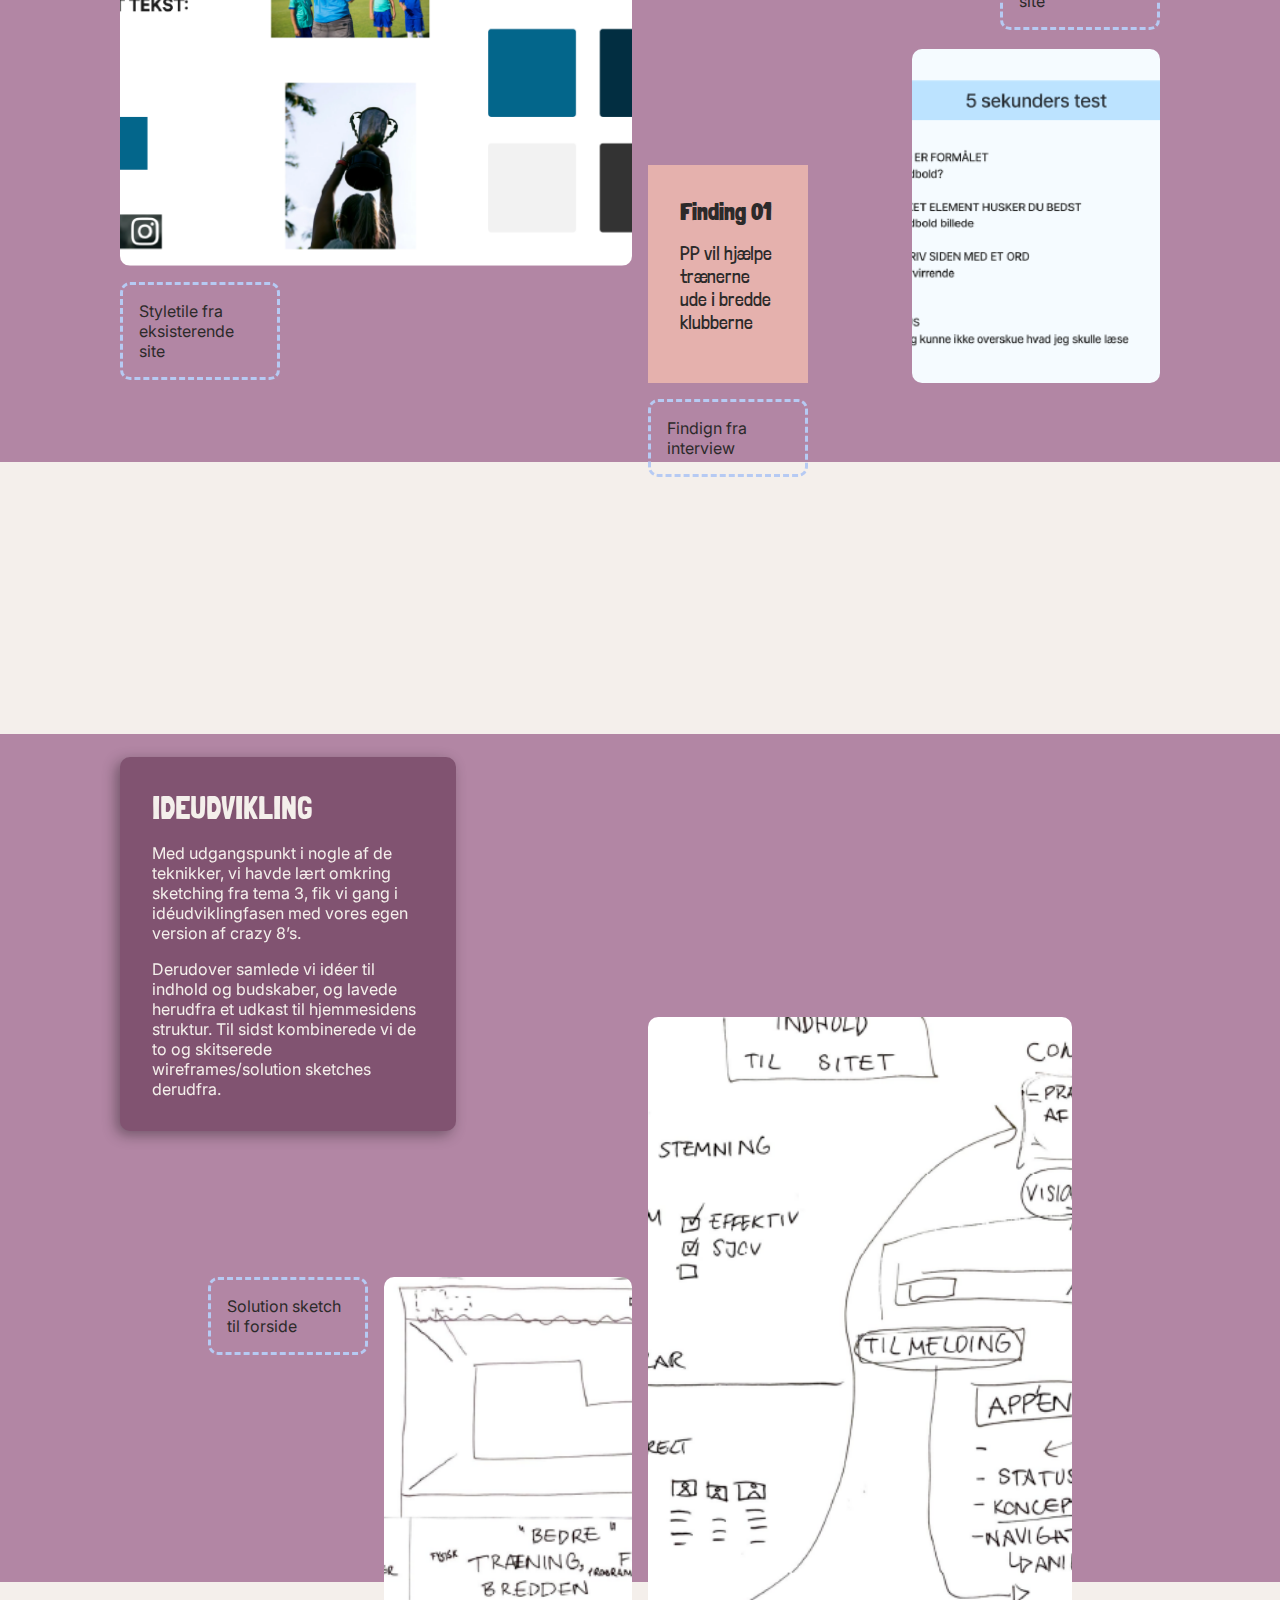
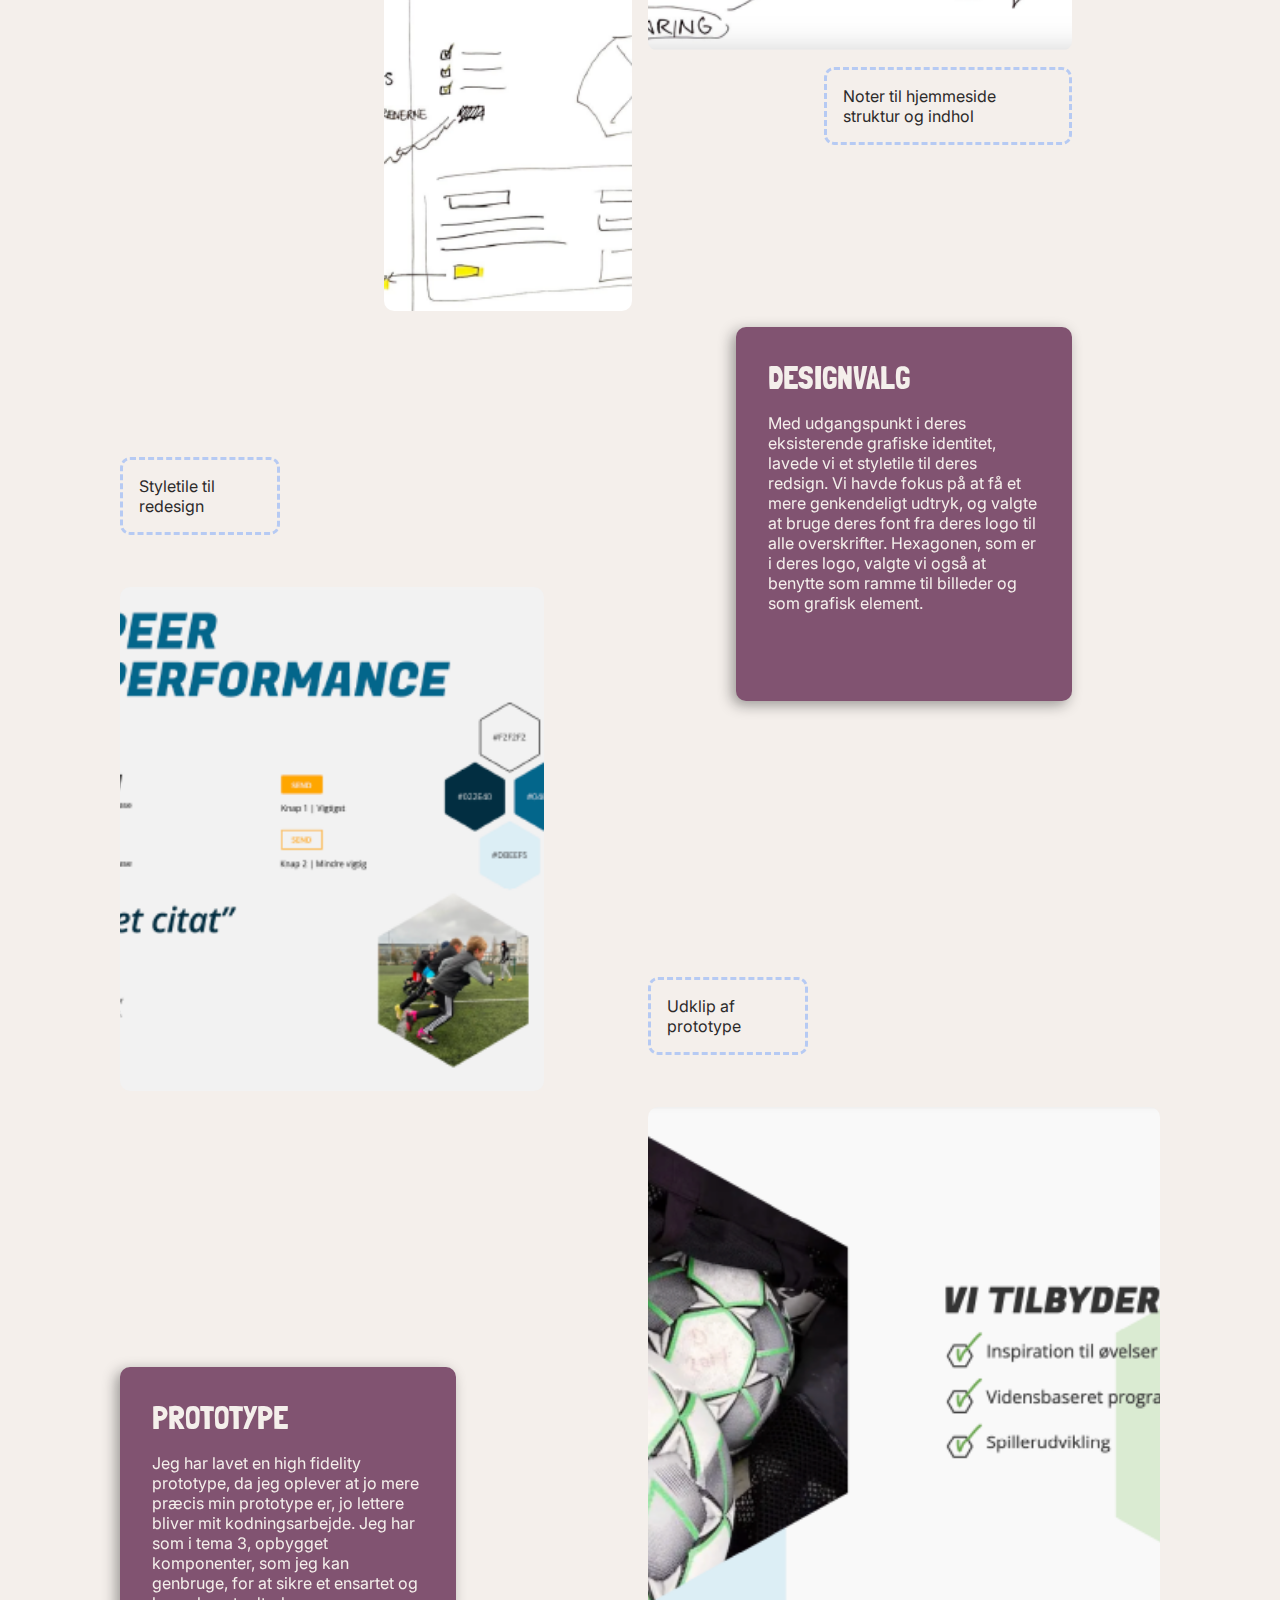
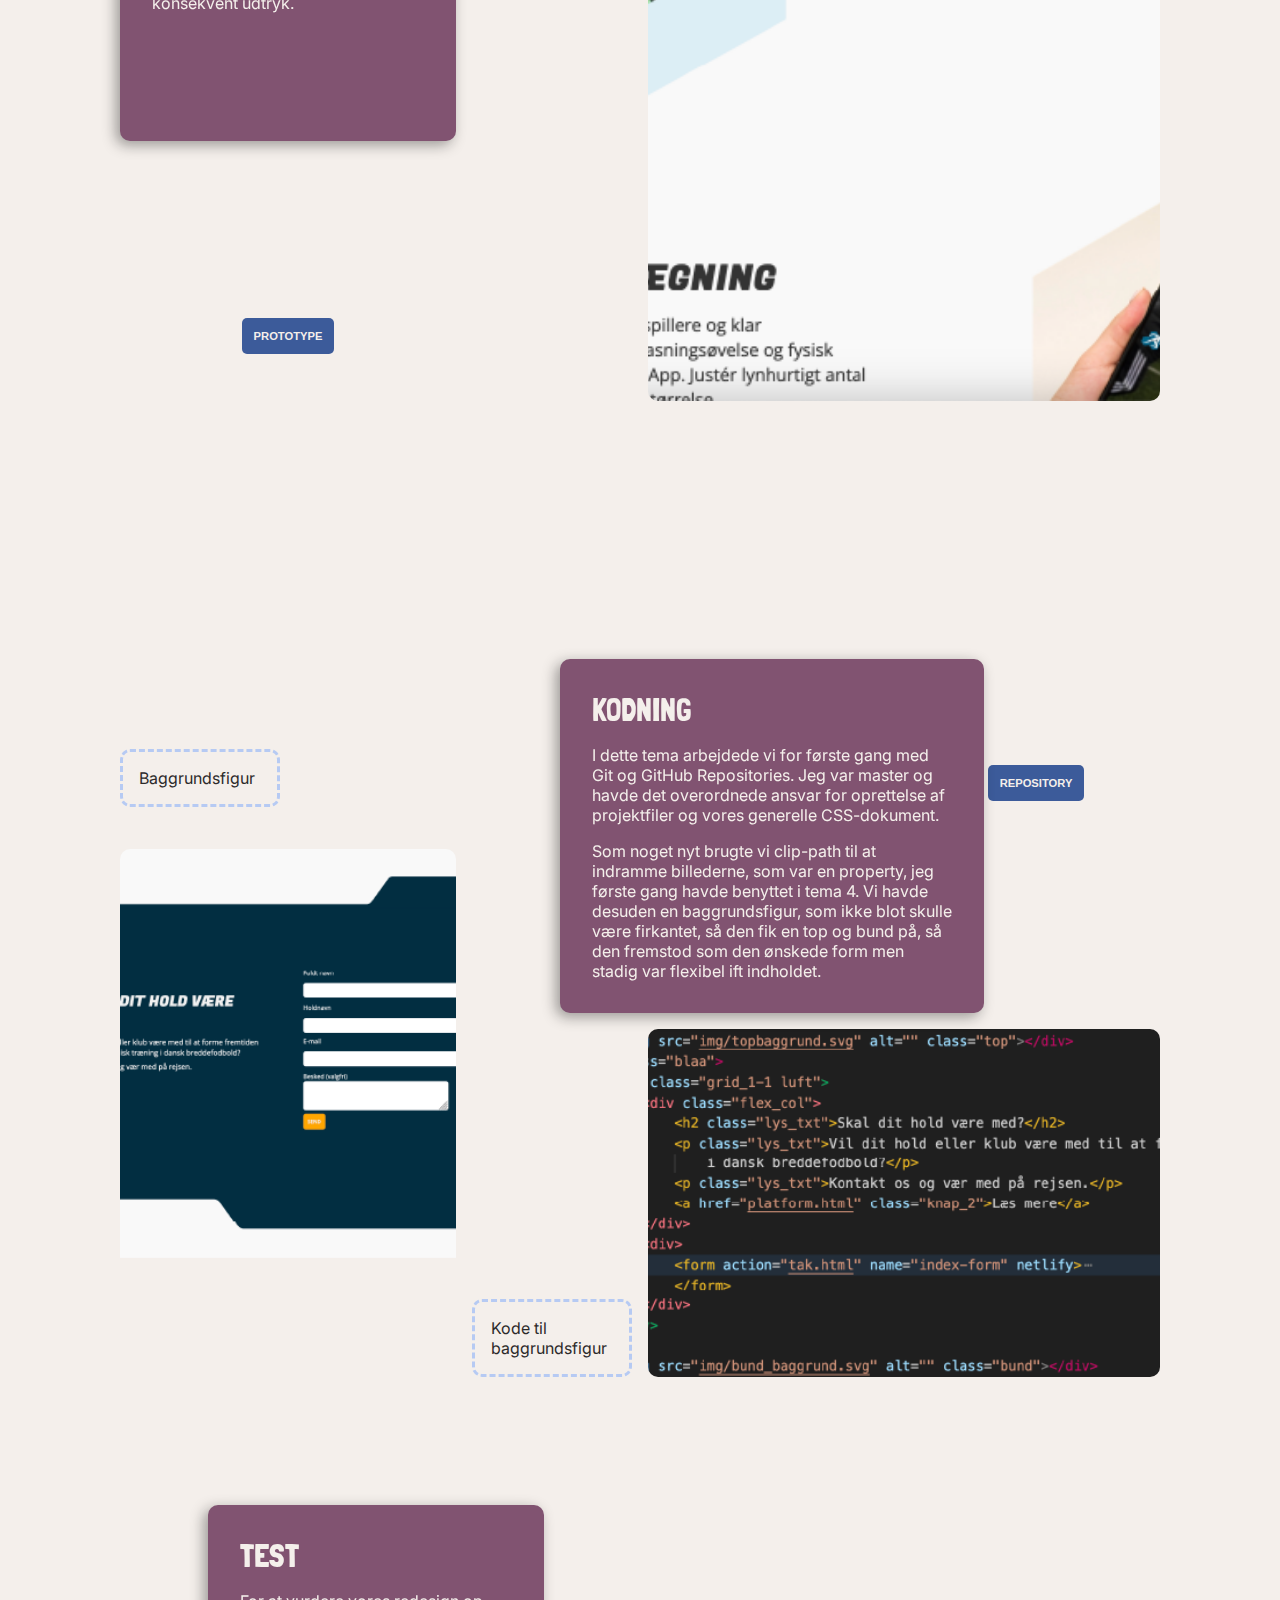
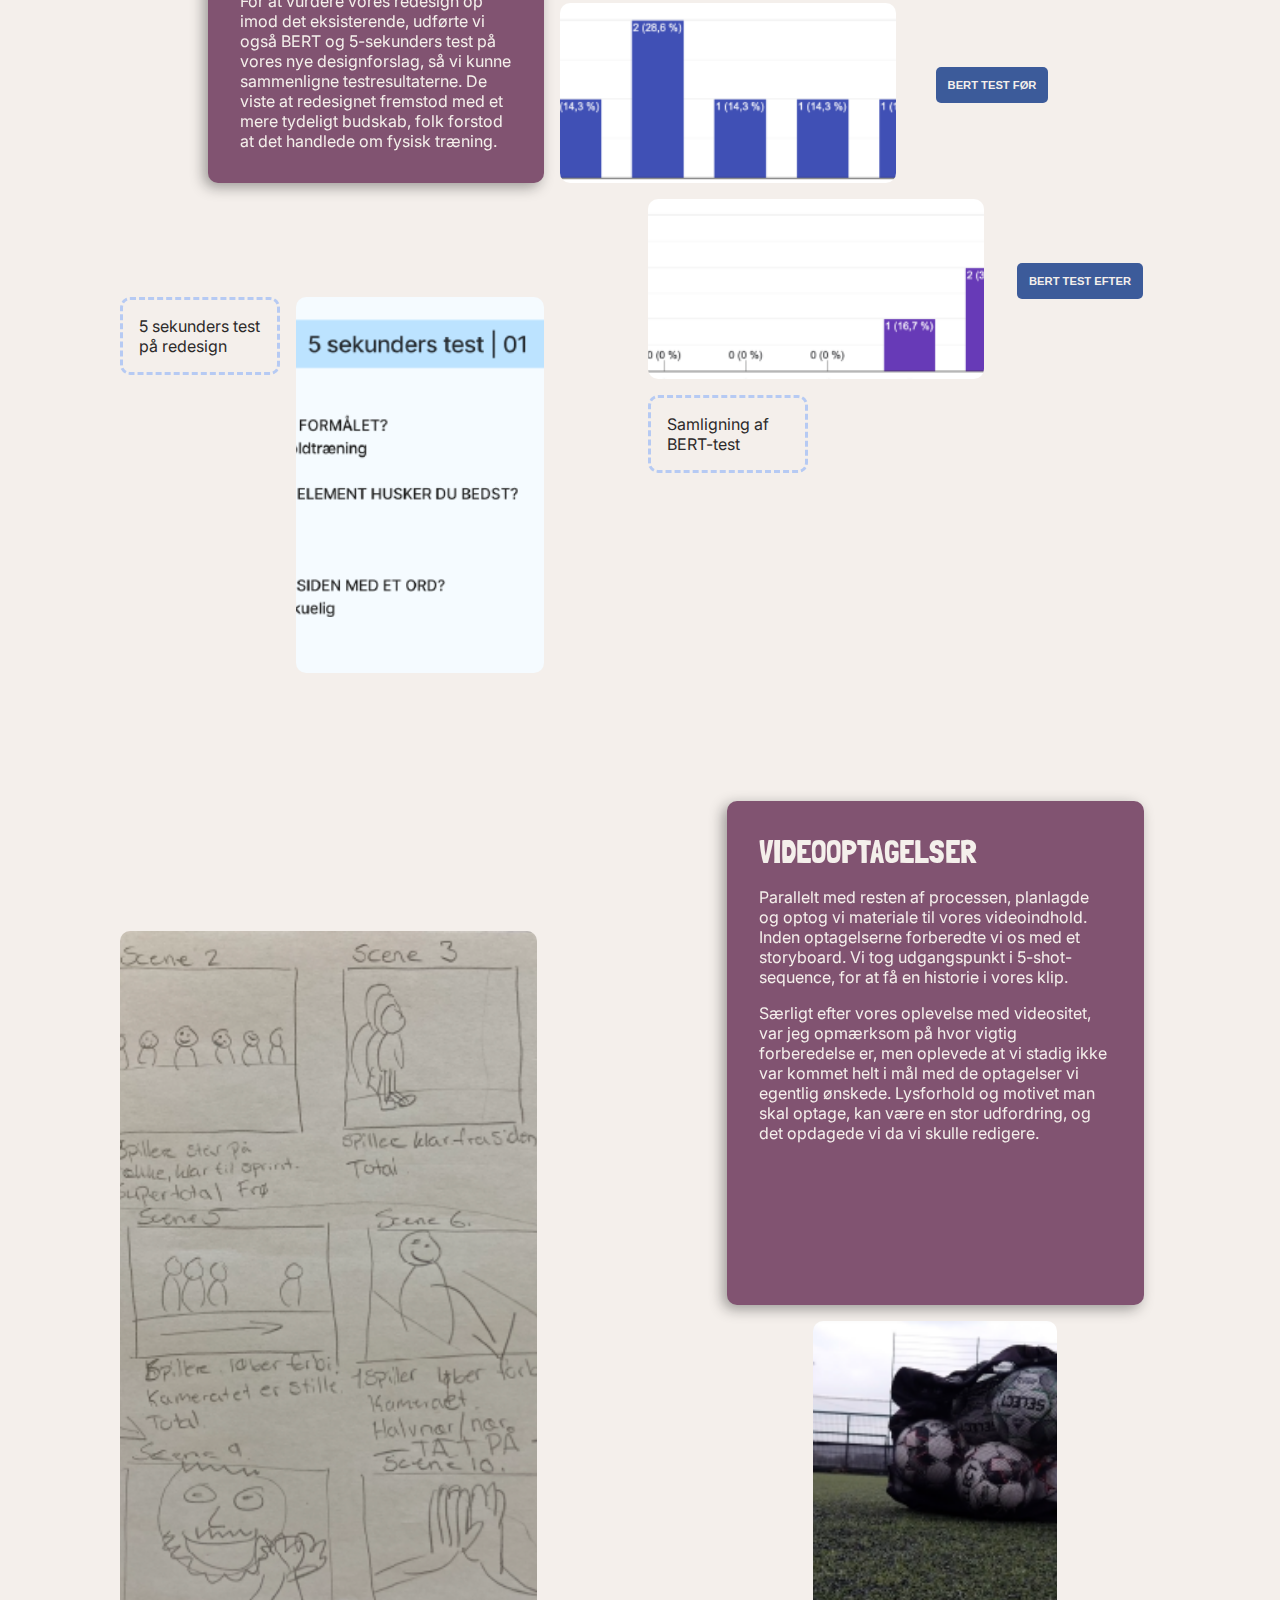
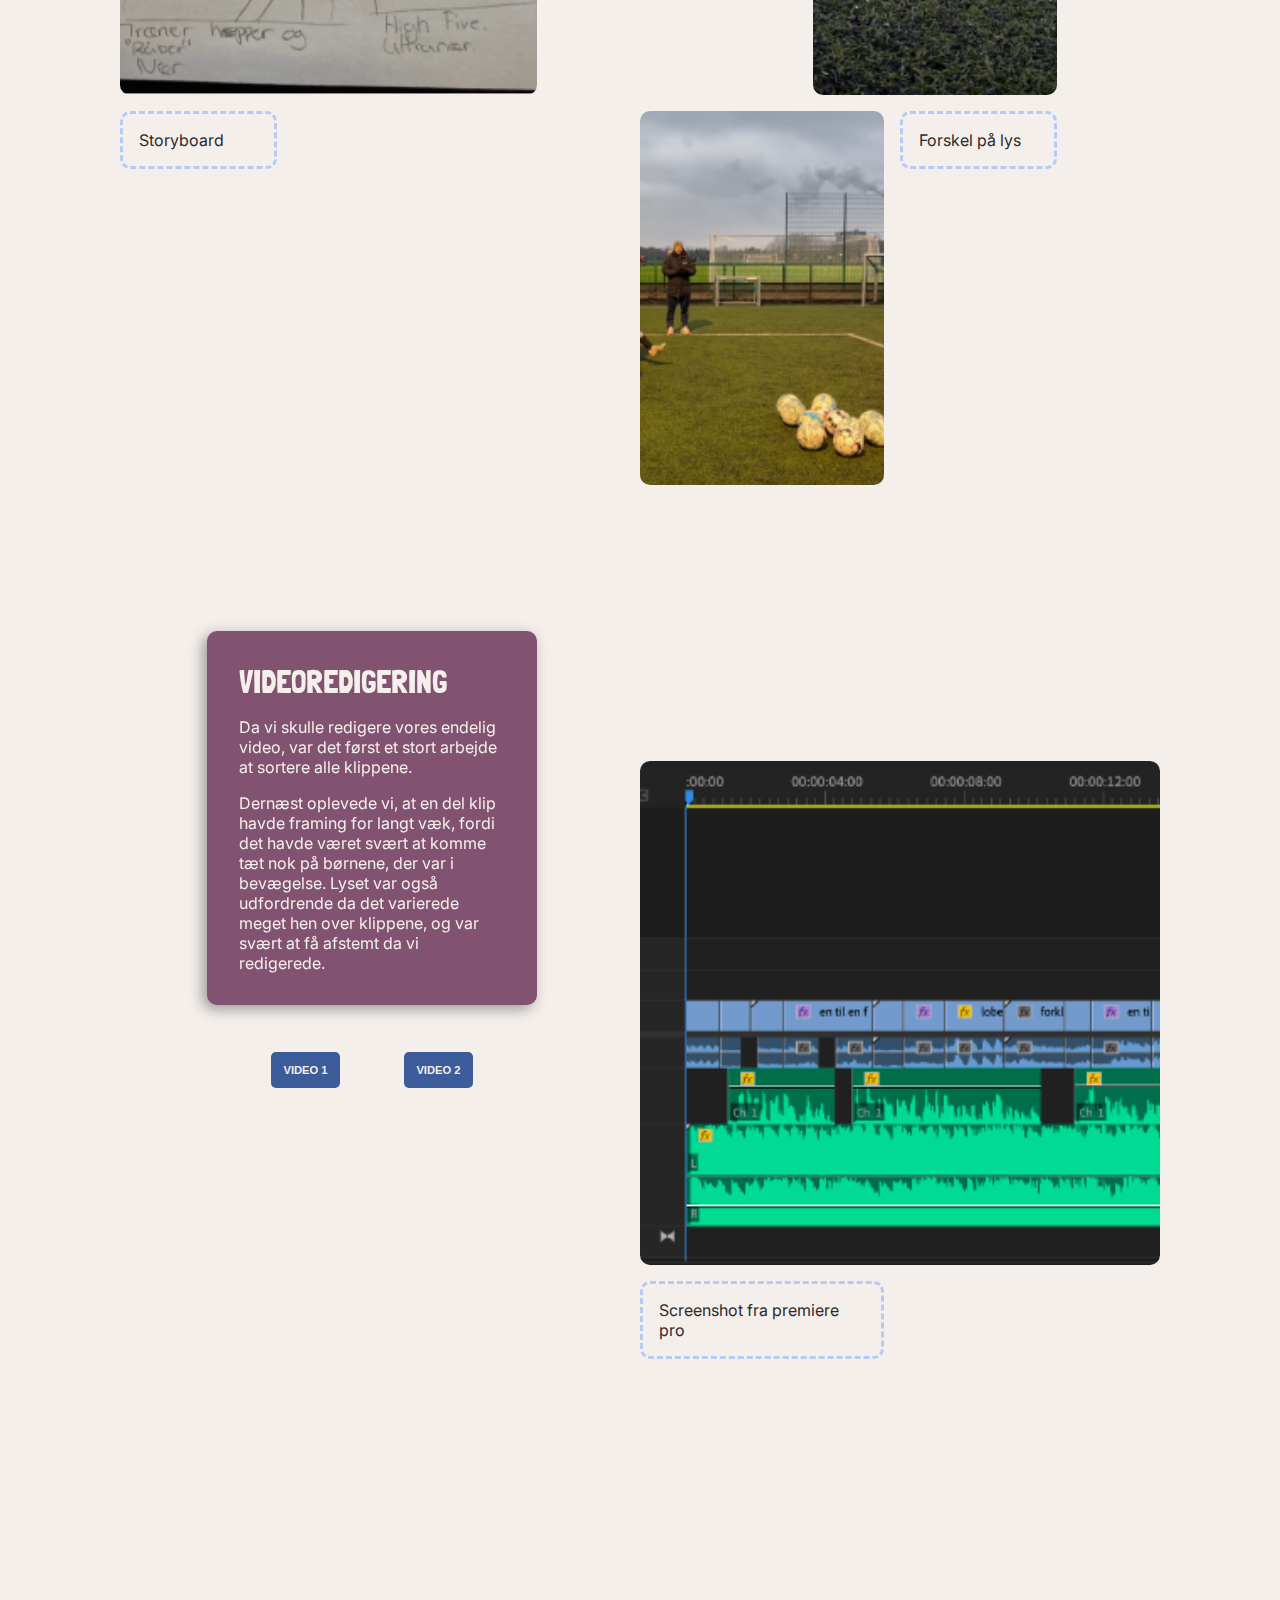
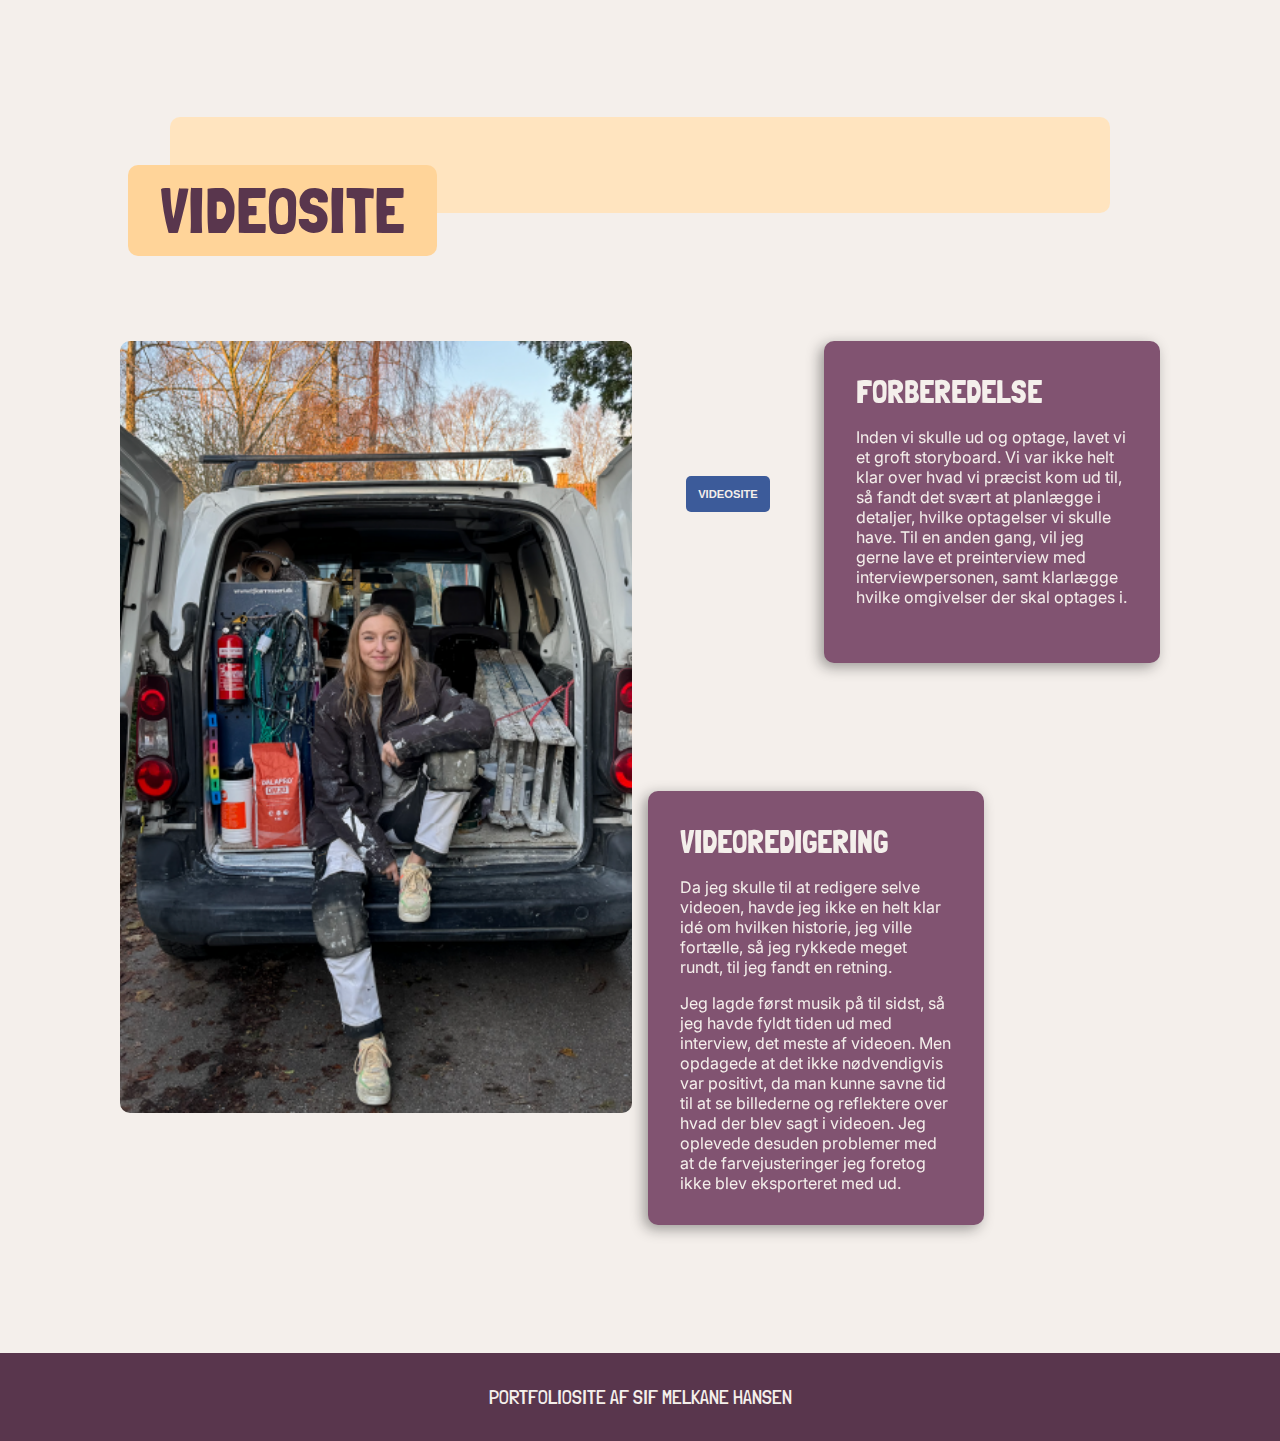
<file: p4.html>
<!DOCTYPE html>
<html lang="da">

<head>
    <meta charset="UTF-8">
    <meta name="viewport" content="width=device-width, initial-scale=1.0">
    <meta name="robots" content="noindex">

    <!-- FAVICON -->
    <link rel="apple-touch-icon" sizes="180x180" href="apple-touch-icon.png">
    <link rel="icon" type="image/png" sizes="32x32" href="favicon-32x32.png">
    <link rel="icon" type="image/png" sizes="16x16" href="favicon-16x16.png">
    <link rel="manifest" href="site.webmanifest">

    <title>Tema 5</title>

    <link rel="stylesheet" href="styles.css">
    <link rel="stylesheet" href="color.css">
    <link rel="stylesheet" href="place.css">

    <!-- FONTE -->
    <link rel="preconnect" href="https://fonts.googleapis.com">
    <link rel="preconnect" href="https://fonts.gstatic.com" crossorigin>
    <link
        href="https://fonts.googleapis.com/css2?family=Inter:wght@100;200;300;400;500;600;700;800;900&family=Londrina+Solid:wght@100;300;400;900&display=swap"
        rel="stylesheet">
</head>

<body>
    <header class="bag_blom_1">
        <div>
            <a href="index.html"><img src="img/svg/logo_2.svg" alt="Logo" class="logo"></a>
        </div>
        <nav>
            <ul class="menu">
                <li><a href="p1.html" class="a_mur">Tema 2</a></li>
                <li><a href="p2.html" class="a_nat">Tema 3</a></li>
                <li><a href="p3.html" class="a_sol">Tema 4</a></li>
                <li><a href="p4.html" class="a_blom valgt">Tema 5</a></li>
                <li><a href="about.html" class="a_om">Om mig</a></li>
            </ul>
            <div class="burger">
                <div class="line"></div>
                <div class="line"></div>
                <div class="line"></div>
            </div>
        </nav>
    </header>
    <main>
        <div class="hero bag_blom_1">
            <div class="title bag_blom_2 place_t5_1">
                <h1 class="txt_mur_4">Peer Performance</h1>
            </div>
        </div>

        <div class="max">
            <!-- GRID 1 -->
            <div class="grid g12_6">
                <img src="img/webp/redesign.webp" alt="Billede af startskærm" class="t5_g1_1">
                <div class="e1 bag_blom_4 t5_g1_2">
                    <h3 class="txt_blom_1">Grundlæggende indhold</h3>
                    <p>I dette gruppeprojekt skulle vi redesigne Peer Performance, en sportstech start-up, hjemmeside.
                    </p>
                    <p>Brugeroplevelsen skulle
                        forbedres, indholdet være mere præcist, samt tydeligere kommunikere deres budskab. Jeg havde
                        rollen som Master, og var
                        med til at redigere video 2.</p>
                </div>
                <div class="t5_g1_3 center">
                    <a href="https://siha0004.github.io/redesign/" target="_blank" class="knap">Redesign</a>
                </div>
                <div class="e2 bor_blom_1 t5_g1_4">
                    <h3 class="txt_blom_1">Mit fokus</h3>
                    <p>Sende ét tydeligt signal om, hvem virksomheden er.</p>
                </div>
            </div>

            <!-- SUBTITEL-->
            <div class="relativ">
                <div class="bag_sol_4 hero2 t5_titel"></div>
                <div class="title2 bag_sol_3 place_t5_2 t3_titel2">
                    <h2 class="txt_blom_1">Redesign Proces</h2>
                </div>
                <div class="bag_blom_3 box_web place_t5_box"></div>
                <div class="bag_blom_3 box_web place_t5_box2"></div>
            </div>

            <!-- GRID 2 -->
            <div class="grid g12_8">
                <img src="img/webp/peer_styletile_1.webp" alt="eksisterende styletile" class="t5_g2_1">
                <div class="e3 t5_g2_1x">
                    <p>Styletile fra eksisterende site</p>
                </div>

                <div class="e1 bag_blom_2 t5_g2_2">
                    <h3 class="txt_lilje">Research</h3>
                    <p class="txt_lilje">
                        Vi startede vores researchfase med desk research og et interview med ‘Peer Performance’-teamet.
                    </p>
                    <p class="txt_lilje">
                        Herigennem blev vi
                        klogere på virksomhedens formål og produkt, og kunne derfra præcisere, hvordan vi skulle arbejde
                        med deres redesign og
                        hvad vores fokus skulle være. Som supplement udførte vi en BERT-test og 5-sekunders-test. </p>
                </div>

                <div class="t5_g2_2x center">
                    <a href="https://www.peer-performance.com/" target="_blank" class="knap">Eksisterende site</a>
                </div>

                <div class="e4 bag_mur_4 t5_g2_3">
                    <h4>Finding 01</h4>
                    <p class="p2">PP vil hjælpe trænerne ude i bredde klubberne</p>
                </div>
                <div class="e3 t5_g2_3x">
                    <p>Findign fra interview</p>
                </div>

                <img src="img/webp/peer_5sek_1.webp" alt="5sekunders test" class="t5_g2_4">
                <div class="e3 t5_g2_4x">
                    <p>5 sekunders test på eksisterende site</p>
                </div>
            </div>

            <!-- GRID 3 -->
            <div class="grid g12_24">
                <div class="e1 bag_blom_2 t5_g3_1">
                    <h3 class="txt_lilje">Ideudvikling</h3>
                    <p class="txt_lilje">
                        Med udgangspunkt i nogle af de teknikker, vi havde lært omkring sketching fra tema 3, fik vi
                        gang i idéudviklingfasen
                        med vores egen version af crazy 8’s.
                    </p>
                    <p class="txt_lilje">
                        Derudover samlede vi idéer til indhold og budskaber, og lavede herudfra et udkast til
                        hjemmesidens struktur. Til sidst
                        kombinerede vi de to og skitserede wireframes/solution sketches derudfra.
                    </p>
                </div>

                <img src="img/webp/skitse_indhold.webp" alt="Skitse til indhold" class="t5_g3_2">
                <div class="e3 t5_g3_2x">
                    <p>Noter til hjemmeside struktur og indhol</p>
                </div>

                <img src="img/webp/skitse_wireframe.webp" alt="wireframe" class="t5_g3_3">
                <div class="e3 t5_g3_3x">
                    <p>Solution sketch til forside</p>
                </div>

                <div class="e1 bag_blom_2 t5_g3_4">
                    <h3 class="txt_lilje">Designvalg</h3>
                    <p class="txt_lilje">
                        Med udgangspunkt i deres eksisterende grafiske identitet, lavede vi et styletile til deres
                        redsign. Vi havde fokus på at
                        få et mere genkendeligt udtryk, og valgte at bruge deres font fra deres logo til alle
                        overskrifter. Hexagonen, som er i
                        deres logo, valgte vi også at benytte som ramme til billeder og som grafisk element.
                    </p>
                </div>

                <img src="img/webp/peer_styletile_2.webp" alt="Styletile til redesign" class="t5_g3_5">
                <div class="e3 t5_g3_5x">
                    <p>Styletile til redesign</p>
                </div>

                <div class="e1 bag_blom_2 t5_g3_6">
                    <h3 class="txt_lilje">Prototype</h3>
                    <p class="txt_lilje">
                        Jeg har lavet en high fidelity prototype, da jeg oplever at jo mere præcis min prototype er, jo
                        lettere bliver mit
                        kodningsarbejde. Jeg har som i tema 3, opbygget komponenter, som jeg kan genbruge, for at sikre
                        et ensartet og
                        konsekvent udtryk.
                    </p>
                </div>
                <div class="t5_g3_6x center">
                    <a href="https://www.figma.com/file/y4lbTfCgf03s3fo7f7Bcyx/Prototype?type=design&node-id=0%3A1&mode=design&t=KKGA6sRnApTaTRSX-1"
                        target="_blank" class="knap">Prototype</a>
                </div>

                <img src="img/webp/prototype.webp" alt="Screenshot af prototype" class="t5_g3_7">
                <div class="e3 t5_g3_7x">
                    <p>Udklip af prototype</p>
                </div>

            </div>

            <!-- GRID 4 -->
            <div class="grid g12_8">
                <div class="e1 bag_blom_2 t5_g4_1">
                    <h3 class="txt_lilje">kodning</h3>
                    <p class="txt_lilje">I dette tema arbejdede vi for første gang med Git og GitHub Repositories. Jeg
                        var master og havde det overordnede ansvar
                        for oprettelse af projektfiler og vores generelle CSS-dokument.
                    </p>
                    <p class="txt_lilje">
                        Som noget nyt brugte vi clip-path til at indramme billederne, som var en property, jeg første
                        gang havde benyttet i tema
                        4. Vi havde desuden en baggrundsfigur, som ikke blot skulle være firkantet, så den fik en top og
                        bund på, så den
                        fremstod som den ønskede form men stadig var flexibel ift indholdet.
                    </p>
                </div>
                <div class="t5_g4_1x center">
                    <a href="https://github.com/siha0004/redesign" target="_blank" class="knap">Repository</a>
                </div>

                <img src="img/webp/blaa_baggrund.webp" alt="Screenshot af blå baggrundsfigur" class="t5_g4_2">
                <div class="e3 t5_g4_2x">
                    <p>Baggrundsfigur</p>
                </div>

                <img src="img/webp/blaa_html.webp" alt="Screenshot af kode til blå baggrundsfigur" class="t5_g4_3">
                <div class="e3 t5_g4_3x">
                    <p>Kode til baggrundsfigur</p>
                </div>
            </div>

            <!-- GRID 5 -->
            <div class="grid g12_8">
                <div class="e1 bag_blom_2 t5_g5_1">
                    <h3 class="txt_lilje">Test</h3>
                    <p class="txt_lilje">
                        For at vurdere vores redesign op imod det eksisterende, udførte vi også BERT og 5-sekunders test
                        på vores nye
                        designforslag, så vi kunne sammenligne testresultaterne. De viste at redesignet fremstod med et
                        mere tydeligt budskab,
                        folk forstod at det handlede om fysisk træning.
                    </p>
                </div>

                <img src="img/webp/bert_before.webp" alt="BERT test på eksisterende site" class="t5_g5_2">

                <div class="t5_g5_2y center">
                    <a href="https://docs.google.com/forms/d/1T-YFuHhnFO2NLtzqW5LYu4B7t7UG1kzTh1xj1GRUz1E/edit?usp=drive_link"
                        target="_blank" class="knap">Bert test før</a>
                </div>

                <img src="img/webp/bert_after.webp" alt="BERT test på redesign" class="t5_g5_3">
                <div class="e3 t5_g5_3x">
                    <p>Samligning af BERT-test</p>
                </div>

                <div class="t5_g5_3y center">
                    <a href="https://docs.google.com/forms/d/1zv-vZZ82mD-9pnBQYa-H9fwx8Mdxnf8n4q_GJ2C6RUI/edit"
                        target="_blank" class="knap">Bert test efter</a>
                </div>

                <img src="img/webp/peer_5sek_2.webp" alt="5sekunders test på redesign" class="t5_g5_4">
                <div class="e3 t5_g5_4x">
                    <p>5 sekunders test på redesign</p>
                </div>
            </div>

            <!-- GRID 6 -->
            <div class="grid g12_18">
                <div class="e1 bag_blom_2 t5_g6_1">
                    <h3 class="txt_lilje">Videooptagelser</h3>
                    <p class="txt_lilje">
                        Parallelt med resten af processen, planlagde og optog vi materiale til vores videoindhold. Inden
                        optagelserne forberedte
                        vi os med et storyboard. Vi tog udgangspunkt i 5-shot-sequence, for at få
                        en historie i vores klip.
                    </p>
                    <p class="txt_lilje">
                        Særligt efter vores oplevelse med videositet, var jeg opmærksom på
                        hvor vigtig forberedelse
                        er, men oplevede at vi stadig ikke var kommet helt i mål med de optagelser vi egentlig ønskede.
                        Lysforhold og motivet
                        man skal optage, kan være en stor udfordring, og det opdagede vi da vi skulle redigere.
                    </p>
                </div>

                <img src="img/webp/storyboard.webp" alt="Storyboard" class="t5_g6_2">
                <div class="e3 t5_g6_2x">
                    <p>Storyboard</p>
                </div>

                <img src="img/webp/koldt_lys.webp" alt="Billede med koldt lys" class="t5_g6_3">
                <img src="img/webp/varmt_lys.webp" alt="Billede med varmt lys" class="t5_g6_4">
                <div class="e3 t5_g6_4x">
                    <p>Forskel på lys</p>
                </div>

                <div class="e1 bag_blom_2 t5_g6_5">
                    <h3 class="txt_lilje">Videoredigering</h3>
                    <p class="txt_lilje">
                        Da vi skulle redigere vores endelig video, var det først et stort arbejde at sortere alle
                        klippene.
                    </p>
                    <p class="txt_lilje">
                        Dernæst oplevede vi, at en del klip havde framing for langt væk, fordi det havde været svært at
                        komme tæt nok på
                        børnene, der var i bevægelse. Lyset var også udfordrende da det varierede meget hen over
                        klippene, og var svært at få
                        afstemt da vi redigerede.
                    </p>
                </div>

                <div class="t5_g6_5x center">
                    <a href="https://anikaborup.dk//kea/05_indhold/video_peer_performance/forsidevideo.mp4"
                        target="_blank" class="knap">Video 1</a>
                    <a href="https://www.sifski.dk/kea/05_indhold/redesign/community_video.mp4" target="_blank"
                        class="knap">Video
                        2</a>
                </div>

                <img src="img/webp/premiere.webp" alt="Screenshot fra PremierePro" class="t5_g6_6">
                <div class="e3 t5_g6_6x">
                    <p>Screenshot fra premiere pro</p>
                </div>
            </div>


            <!-- SUBTITEL-->
            <div class="relativ">
                <div class="bag_sol_4 hero2 t5_titel"></div>
                <div class="title2 bag_sol_3 place_t5_2 t3_titel2">
                    <h2 class="txt_blom_1">Videosite</h2>
                </div>
                <div class="bag_sol_3 box_web place_t5_box"></div>
            </div>


            <!-- GRID 7 -->
            <div class="grid g12_8">

                <img src="img/webp/tanja.webp" alt="Billede af interviewperson" class="t5_g7_1">

                <div class="e1 bag_blom_2 t5_g7_2">
                    <h3 class="txt_lilje">Forberedelse</h3>
                    <p class="txt_lilje">
                        Inden vi skulle ud og optage, lavet vi et groft storyboard. Vi var ikke helt klar over hvad vi
                        præcist kom ud til, så
                        fandt det svært at planlægge i detaljer, hvilke optagelser vi skulle have. Til en anden gang,
                        vil jeg gerne lave et
                        preinterview med interviewpersonen, samt klarlægge hvilke omgivelser der skal optages i.
                    </p>
                </div>
                <div class="t5_g7_2x center">
                    <a href=" https://siha0004.github.io/videosite/" target="_blank" class="knap">Videosite</a>
                </div>

                <div class="e1 bag_blom_2 t5_g7_3">
                    <h3 class="txt_lilje">Videoredigering</h3>
                    <p class="txt_lilje">
                        Da jeg skulle til at redigere selve videoen, havde jeg ikke en helt klar idé om hvilken
                        historie, jeg ville fortælle, så
                        jeg rykkede meget rundt, til jeg fandt en retning.
                    </p>
                    <p class="txt_lilje">
                        Jeg lagde først musik på til sidst, så jeg
                        havde fyldt tiden ud med
                        interview, det meste af videoen. Men opdagede at det ikke nødvendigvis var positivt, da man
                        kunne savne tid til at se
                        billederne og reflektere over hvad der blev sagt i videoen.

                        Jeg oplevede desuden problemer med at de farvejusteringer jeg foretog ikke blev eksporteret med
                        ud.
                    </p>
                </div>


            </div>
        </div>
    </main>
    <footer class="bag_blom_1">
        <div>
            <h5 class="txt_lilje">Portfoliosite af Sif Melkane hansen</h5>
        </div>
    </footer>
    <script src="script.js"></script>
</body>

</html>
</file>
<file: styles.css>
/***********************************  VARIABLER  ***********************************/

html {
  --aske: #2c2a2a;
  --lilje: #f4efeb;
  --sol_1: #ffaa33;
  --sol_2: #ffbf65;
  --sol_3: #ffd499;
  --sol_4: #ffe4bf;
  --mur_1: #a6433a;
  --mur_2: #bf5f56;
  --mur_3: #d97f77;
  --mur_4: #e5b1ad;
  --blom_1: #59364d;
  --blom_2: #815371;
  --blom_3: #b286a4;
  --blom_4: #d9b8ce;
  --nat_1: #163065;
  --nat_2: #3c5b9a;
  --nat_3: #8aa8e5;
  --nat_4: #b6caf3;

  --font_1: "Londrina Solid", sans-serif;
  --font_2: "Inter", sans-serif;

  --radius: 10px;
  --gap: 1rem;
  --gap_2: 0.2fr;
  --margin: 120px;
}

/***********************************  RESET + BASE  ***********************************/
* {
  box-sizing: border-box;
}

body {
  max-width: 1920px;
  margin: 0 auto;
  background-color: #f5f5f5;
}

main {
  background-color: var(--lilje);
  overflow: hidden;
}

.max {
  margin: 0 1rem;
}

.center {
  display: flex;
  flex-direction: row;
  justify-content: space-evenly;
  align-items: center;
  margin: 0 0 2rem;
}

/***********************************  BILLEDER  ***********************************/

img {
  width: 100%;
  height: 100%;
  display: block;
  object-fit: cover;
  border-radius: var(--radius);
  /* margin: 2rem auto; */
}

.logo {
  width: 50px;
  margin: 0;
  margin-left: 2rem;
}

.logo_footer {
  width: 200px;
  padding: 1rem 0;
  margin: 0;
}

/***********************************  TEKST  ***********************************/

h1 {
  font-family: var(--font_1);
  font-size: 2.75rem;
  font-weight: 400;
  text-transform: uppercase;
  color: var(--aske);
  margin: 0;
}
h2 {
  font-family: var(--font_1);
  font-size: 2.35rem;
  font-weight: 400;
  text-transform: uppercase;
  color: var(--aske);
  margin: 0;
}
h3 {
  font-family: var(--font_1);
  font-size: 1.5rem;
  font-weight: 400;
  text-transform: uppercase;
  color: var(--aske);
  margin: 0;
}
h4 {
  font-family: var(--font_1);
  font-size: 1.25rem;
  color: var(--aske);
  margin: 0;
}
h5 {
  font-family: var(--font_1);
  font-weight: 300;
  font-size: 1.25rem;
  text-transform: uppercase;
  color: var(--aske);
  margin: 0;
}

p {
  font-family: var(--font_2);
  font-size: 0.8rem;
  color: var(--aske);
  margin: 0;
  max-width: 65ch;
}

.p2 {
  font-family: var(--font_1);
  font-size: 1rem;
  font-weight: 300;

  color: var(--aske);
  margin: 0;
}

.pt {
  font-family: var(--font_1);
  font-size: 5rem;
  font-weight: 400;
  text-transform: uppercase;
  margin: 0;
}

.pt2 {
  font-family: var(--font_1);
  font-size: 1.5rem;
  font-weight: 400;
  text-transform: uppercase;
  margin: 0;
}

/***********************************  ELEMENTER  ***********************************/
.relativ {
  position: relative;
  margin-top: 8rem;
}

.hero {
  width: 100%;
  height: 4.5rem;
  margin-bottom: 4rem;
}

.hero2 {
  width: 73.5%;
  height: 6rem;
  border-radius: var(--radius);
  margin: 12rem auto 8rem;
}

.title {
  position: absolute;
  width: fit-content;
  background-color: var(--blom_1);
  border-radius: var(--radius);
  padding: 0.5rem 2rem;
}

.title2 {
  position: absolute;
  width: fit-content;
  background-color: var(--blom_1);
  border-radius: var(--radius);
  padding: 0.5rem 2rem;
}

.pil {
  position: absolute;
  width: 4rem;
  height: auto;
}

.e1 {
  display: flex;
  flex-direction: column;
  gap: var(--gap);

  background-color: var(--mur_3);
  border-radius: var(--radius);
  filter: drop-shadow(-4px 4px 7px #09090961);

  padding: 1rem;
  margin: 1rem 0;
}
.e2 {
  display: flex;
  flex-direction: column;
  gap: var(--gap);

  border-style: dashed;
  border-radius: var(--radius);
  border-color: var(--nat_4);

  padding: 1rem;
  margin: 1rem 0;
}

.e3 {
  display: flex;
  flex-direction: column;
  gap: var(--gap);

  border-style: dashed;
  border-radius: var(--radius);
  border-color: var(--nat_4);

  padding: 1rem;
  margin: 1rem 0;
}
.e4 {
  display: flex;
  flex-direction: column;
  gap: var(--gap);

  padding: 1rem;
  margin: 1rem 0;
}

.e5 {
  background-color: var(--nat_2);
  border-radius: var(--radius);
  padding: 0.5rem 2rem;
}
.e6 {
  background-color: var(--blom_1);
  border-radius: var(--radius);
  padding: 0.5rem 2rem;
}

/***********************************  DIVERSE  ***********************************/
.luft {
  margin-bottom: 2rem;
}

.hide {
  display: none;
}

/***********************************  FOOTER  ***********************************/

footer {
  background-color: var(--mur_1);
  padding: 2rem;

  display: flex;
  flex-direction: column;
  align-items: end;
  gap: 4rem;
}

.pf {
  font-size: 1rem;
  padding: 0;
}

.social_flex {
  display: flex;
  flex-direction: column;
  align-items: end;
}
.social_icon_flex {
  display: flex;
  flex-direction: row;
  align-items: center;
  justify-items: center;
  gap: 1rem;
  margin: 1rem 0;
}

/***********************************  KNAPPER  ***********************************/

.knap {
  background-color: var(--nat_2);
  border-radius: 5px;
  padding: 0.75rem;
  margin-top: 1rem;

  font-family: "Open Sans", sans-serif;
  font-size: 0.7rem;
  font-weight: 600;
  text-transform: uppercase;
  color: var(--lilje);

  width: fit-content;
  height: fit-content;
}

.knap a:visited {
  background-color: var(--nat_2);
  border-radius: 5px;
  padding: 0.75rem;
  margin-top: 1rem;

  font-family: "Open Sans", sans-serif;
  font-size: 0.7rem;
  font-weight: 600;
  text-transform: uppercase;
  color: var(--lilje);

  width: fit-content;
  height: fit-content;
}

.knap:hover {
  color: var(--lilje);
  filter: drop-shadow(-4px 4px #163065);
}

/* LINKS */
a {
  text-decoration: none;
  color: var(--lilje);
  padding: 0.5rem 1rem;
}

a:visited {
  text-decoration: none;
  color: var(--lilje);
}
.a_aske:visited {
  text-decoration: none;
  color: var(--aske);
}

a:hover {
  text-decoration: none;
  color: var(--lilje);
  padding: 0.75rem;
}

.a_sol:hover {
  background-color: var(--sol_4);
  border-radius: var(--radius);
  color: var(--blom_1);

  padding: 0.5rem 1rem;
}
.a_mur:hover {
  background-color: var(--mur_2);
  border-radius: var(--radius);
  color: var(--sol_4);

  padding: 0.5rem 1rem;
}
.a_blom:hover {
  background-color: var(--blom_2);
  border-radius: var(--radius);
  color: var(--mur_4);

  padding: 0.5rem 1rem;
}
.a_nat:hover {
  background-color: var(--nat_2);
  border-radius: var(--radius);
  color: var(--nat_4);

  padding: 0.5rem 1rem;
}

.a_om:hover {
  background-color: var(--blom_1);
  border-radius: var(--radius);
  color: var(--sol_4);

  padding: 0.5rem 1rem;
}
.a_logo {
  padding: 0;
}

.a_logo:hover {
  background-color: transparent;
  border-radius: var(--radius);

  padding: 0;
}
.a_logo:visited {
  background-color: transparent;
  border-radius: var(--radius);

  padding: 0;
}

.valgt {
  border-color: var(--lilje);
  border-style: dashed;
  border-radius: var(--radius);

  padding: 0.5rem 1rem;
}

/* LISTER */
ul {
  font-family: var(--font_1);
  font-size: 1.25rem;
  font-weight: 400;

  text-transform: uppercase;
  color: var(--lilje);
  padding: 1rem 1rem 1rem 1rem;
  margin: 0;
}

li {
  padding: 0 1rem;
}

header nav ul {
  list-style: none;
}

/***********************************  HEADER  ***********************************/

header {
  z-index: 1000;
  display: flex;
  justify-content: space-between;
  align-items: center;

  background-color: var(--mur_1);
  padding: 1rem 0.75rem 0.75rem;
  margin-bottom: 0;

  /* box-shadow: 0 0 5px #52525280; */
}

/***********************************  BURGERMENU  ***********************************/

.burger {
  width: 30px;
  height: 20px;
  cursor: pointer;
  margin-right: 1rem;
}

.burger .line {
  width: 100%;
  height: 2px;
  background-color: var(--lilje);
  margin-bottom: 5px;
  transition: 0.2s linear;
}

.burger {
  display: none;
}

@media screen and (max-width: 800px) {
  .menu {
    display: none;
  }
  .burger {
    display: block;
  }
  .burger.active .line:nth-child(1) {
    transform: rotate(45deg) translate(5px, 5px);
    transition: 0.2s linear;
  }

  .burger.active .line:nth-child(2) {
    opacity: 0;
    transition: 0.15s linear;
  }

  .burger.active .line:nth-child(3) {
    transform: rotate(-45deg) translate(5px, -5px);
    transition: 0.2s linear;
  }

  nav.active .menu {
    display: block;
    background-color: var(--mur_1);
    position: absolute;
    left: 0;
    top: 100px;
    width: 100%;
    height: 100%;
    /* box-shadow: 0 0 10px rgba(0, 0, 0, 0.1); */
    z-index: 1;
  }

  nav.active .menu li {
    margin: 2rem 0;
  }
}

/***********************************  FLEX + GRID  ***********************************/

.flex_row {
  display: flex;
  flex-direction: row;
  gap: var(--gap);
}

.flex_col {
  display: flex;
  flex-direction: column;
  gap: var(--gap);
}

.forside {
  display: grid;
  grid-template-columns: repeat(12, 1fr);
}

@media (min-width: 800px) {
  .max {
    margin: 0;
  }

  /* HEADER */
  header {
    position: sticky;
    top: 0;
    display: flex;
    justify-content: space-between;
    align-items: center;
  }

  header nav ul {
    display: flex;
    justify-content: space-between;
    list-style: none;
    padding: 0.75rem 2rem;
    gap: 2rem;
    overflow-x: auto;
  }

  footer {
    display: flex;
    flex-direction: row;
    justify-content: space-around;
  }

  /* GRIDS OG FLEX */

  .order {
    order: -1;
  }

  .flex_row_web {
    display: flex;
    flex-direction: row;
    gap: var(--gap);
  }

  .flex_col_web {
    display: flex;
    flex-direction: column;
    gap: var(--gap);
  }

  .grid img {
    align-self: stretch;
    object-fit: cover;
  }

  .grid {
    display: grid;
    gap: var(--gap);
    margin: 8rem var(--margin);

    position: relative;
    z-index: 2;
  }

  .g12_4 {
    grid-template-columns: repeat(12, 1fr);
    grid-template-rows: repeat(4, 0.6fr);
  }
  .g12_6 {
    grid-template-columns: repeat(12, 1fr);
    grid-template-rows: repeat(6, 0.6fr);
  }

  .g12_8 {
    grid-template-columns: repeat(12, 1fr);
    grid-template-rows: repeat(8, 0.6fr);
  }

  .g12_15 {
    grid-template-columns: repeat(12, 1fr);
    grid-template-rows: repeat(15, 0.6fr);
  }

  .g12_18 {
    grid-template-columns: repeat(12, 1fr);
    grid-template-rows: repeat(18, 0.6fr);
  }

  .g12_24 {
    grid-template-columns: repeat(12, 1fr);
    grid-template-rows: repeat(24, 0.6fr);
  }

  .g12_22 {
    grid-template-columns: repeat(12, 1fr);
    grid-template-rows: repeat(22, 0.6fr);
  }

  /* ELEMENTER */

  .hero {
    height: 4.5rem;
  }

  .box_web {
    height: 848px;
    width: 100%;
    position: absolute;
    z-index: 1;
  }
  .box_web_2 {
    height: 720px;
    width: 100%;
    position: absolute;
    z-index: 1;
  }

  .e1 {
    padding: 2rem;
    margin: 0;
  }
  .e2 {
    padding: 1rem;
    margin: 0;
    height: fit-content;
  }
  .e3 {
    padding: 1rem;
    margin: 0;
    height: fit-content;
  }
  .e4 {
    padding: 2rem;
    margin: 0;
  }

  /* FONTE */

  h1 {
    font-size: 5.5rem;
  }
  h2 {
    font-size: 4rem;
  }
  h3 {
    font-size: 2rem;
  }
  h4 {
    font-size: 1.5rem;
  }
  p {
    font-size: 1rem;
  }
  .p2 {
    font-size: 1.2rem;
  }
  .pt {
    font-size: 8rem;
  }
  .pt2 {
    font-size: 3rem;
  }
}
</file>
<file: color.css>
/***********************************  FARVER  ***********************************/

/************** TEKSTFARVER **************/
.txt_sol_1 {
  color: var(--sol_1);
}
.txt_sol_4 {
  color: var(--sol_4);
}
.txt_mur_1 {
  color: var(--mur_1);
}
.txt_mur_4 {
  color: var(--mur_4);
}
.txt_blom_1 {
  color: var(--blom_1);
}
.txt_blom_4 {
  color: var(--blom_4);
}
.txt_nat_1 {
  color: var(--nat_1);
}
.txt_nat_4 {
  color: var(--nat_4);
}
.txt_lilje {
  color: var(--lilje);
}
.txt_aske {
  color: var(--aske);
}

/************** BAGGRUNDSFARVER **************/
.bag_lilje {
  background-color: var(--lilje);
}
.bag_sol_1 {
  background-color: var(--sol_1);
}
.bag_sol_2 {
  background-color: var(--sol_2);
}
.bag_sol_3 {
  background-color: var(--sol_3);
}
.bag_sol_4 {
  background-color: var(--sol_4);
}

.bag_mur_1 {
  background-color: var(--mur_1);
}
.bag_mur_2 {
  background-color: var(--mur_2);
}
.bag_mur_3 {
  background-color: var(--mur_3);
}
.bag_mur_4 {
  background-color: var(--mur_4);
}

.bag_blom_1 {
  background-color: var(--blom_1);
}
.bag_blom_2 {
  background-color: var(--blom_2);
}
.bag_blom_3 {
  background-color: var(--blom_3);
}
.bag_blom_4 {
  background-color: var(--blom_4);
}

.bag_nat_1 {
  background-color: var(--nat_1);
}
.bag_nat_2 {
  background-color: var(--nat_2);
}
.bag_nat_3 {
  background-color: var(--nat_3);
}
.bag_nat_4 {
  background-color: var(--nat_4);
}

/************** BORDERFARVER **************/
.bor_sol_1 {
  border-color: var(--sol_1);
}

.bor_mur_1 {
  border-color: var(--mur_1);
}
.bor_blom_1 {
  border-color: var(--blom_1);
}

.bor_nat_4 {
  border-color: var(--nat_4);
}
</file>
<file: place.css>
.pil {
  top: -15%;
  left: 70%;
}
/* TITELPLACERINGER */

/* Om mig */
.place_t1_1 {
  top: 9.5rem;
  left: 10%;
}
.place_t1_2 {
  top: 50%;
  left: 58%;
}

/* Tema 2 */
.place_t2_1 {
  top: 9.5rem;
  left: 10%;
}
.place_t2_2 {
  top: 50%;
  left: 10%;
}

.place_t2_box {
  top: 20rem;
}

/* Tema 3 */
.place_t3_1 {
  top: 9.5rem;
  left: 10%;
}
.place_t3_2 {
  top: 50%;
  left: 10%;
}

.place_t3_box {
  top: 106.5rem;
}
.place_t3_box2 {
  top: 207rem;
}
/* Tema 4 */
.place_t4_1 {
  top: 9.5rem;
  left: 10%;
}
.place_t4_2 {
  top: 50%;
  left: 10%;
}

.place_t4_box {
  top: 120rem;
}

/* Tema 5 */
.place_t5_1 {
  top: 9.5rem;
  left: 2.5%;
}
.place_t5_2 {
  top: 50%;
  left: 10%;
}

.place_t5_box {
  top: 86rem;
}
.place_t5_box2 {
  top: 16rem;
}

/* Forside G.1  */
.t0_g1_1 {
  grid-column: 1 / span 12;
  grid-row: 6 / span 3;
}
.t0_g1_2 {
  grid-column: 4 / span 8;
  grid-row: 9 / span 2;
}
.t0_g1_2x {
  grid-column: 5 / span 4;
  grid-row: 11 / span 1;
}
.t0_g1_3 {
  grid-column: 5 / span 7;
  grid-row: 1 / span 4;
}

@media (min-width: 800px) {
  .pil {
    top: -19%;
    left: 70%;
  }

  .place_t1_1 {
    top: 8rem;
    left: 10%;
  }
  .place_t2_1 {
    top: 8rem;
    left: 20%;
  }
  .place_t3_1 {
    top: 8rem;
    left: 20%;
  }
  .place_t4_1 {
    top: 8rem;
    left: 20%;
  }
  .place_t5_1 {
    top: 8rem;
    left: 10%;
  }

  /* Forside G.1  */
  .t0_g1_1 {
    grid-column: 2 / span 6;
    grid-row: 2 / span 2;
  }
  .t0_g1_2 {
    grid-column: 6 / span 4;
    grid-row: 4 / span 1;
  }
  .t0_g1_2x {
    grid-column: 5 / span 2;
    grid-row: 5 / span 1;
  }
  .t0_g1_3 {
    grid-column: 8 / span 2;
    grid-row: 1 / span 2;
  }

  /* OM MIG G.1  */
  .t1_g1_1 {
    grid-column: 8 / span 4;
    grid-row: 1 / span 8;
  }
  .t1_g1_2 {
    grid-column: 2 / span 3;
    grid-row: 2 / span 3;
  }
  .t1_g1_3 {
    grid-column: 4 / span 4;
    grid-row: 5 / span 4;
  }

  /* OM MIG G.2  */
  .t1_g2_1 {
    grid-column: 1 / span 5;
    grid-row: 2 / span 4;
  }
  .t1_g2_1x {
    grid-column: 1 / span 2;
    grid-row: 6 / span 1;
  }
  .t1_g2_2 {
    grid-column: 6 / span 4;
    grid-row: 1 / span 3;
  }
  .t1_g2_3 {
    grid-column: 8 / span 6;
    grid-row: 5 / span 3;
  }
  .t1_g2_3x {
    grid-column: 8 / span 2;
    grid-row: 8 / span 1;
  }

  /* OM MIG G.3  */
  .t1_g3_1 {
    grid-column: 2 / span 4;
    grid-row: 1 / span 4;
  }
  .t1_g3_2 {
    grid-column: 1 / span 3;
    grid-row: 5 / span 4;
  }
  .t1_g3_2x {
    grid-column: 4 / span 2;
    grid-row: 6 / span 1;
  }
  .t1_g3_3 {
    grid-column: 7 / span 3;
    grid-row: 2 / span 6;
  }
  .t1_g3_3x {
    grid-column: 7 / span 3;
    grid-row: 8 / span 1;
  }
  .t1_g3_4 {
    grid-column: 10 / span 3;
    grid-row: 3 / span 4;
  }
  .t1_g3_4x {
    grid-column: 10 / span 3;
    grid-row: 7 / span 1;
  }

  /* OM MIG G.4  */
  .t1_g4_1 {
    grid-column: 6 / span 4;
    grid-row: 1 / span 3;
  }
  .t1_g4_2 {
    grid-column: 3 / span 3;
    grid-row: 1 / span 4;
  }

  /* OM MIG G.5  */
  .t1_g5_1 {
    grid-column: 1 / span 5;
    grid-row: 1 / span 3;
  }
  .t1_g5_1x {
    grid-column: 6 / span 2;
    grid-row: 1 / span 2;
  }
  .t1_g5_2 {
    grid-column: 2 / span 5;
    grid-row: 4 / span 3;
  }
  .t1_g5_2x {
    grid-column: 7 / span 2;
    grid-row: 4 / span 2;
  }
  .t1_g5_3 {
    grid-column: 6 / span 5;
    grid-row: 7 / span 3;
  }
  .t1_g5_3x {
    grid-column: 4 / span 2;
    grid-row: 7 / span 2;
  }
  .t1_g5_4 {
    grid-column: 4 / span 5;
    grid-row: 10 / span 3;
  }
  .t1_g5_4x {
    grid-column: 2 / span 2;
    grid-row: 10 / span 2;
  }
  .t1_g5_5 {
    grid-column: 3 / span 5;
    grid-row: 13 / span 3;
  }
  .t1_g5_5x {
    grid-column: 8 / span 2;
    grid-row: 13 / span 2;
  }

  /************* TEMA 2  *************/

  /* TEMA 2 G.1  */
  .t2_g1_1 {
    grid-column: 1 / span 6;
    grid-row: 1 / span 6;
  }
  .t2_g1_2 {
    grid-column: 9 / span 4;
    grid-row: 1 / span 3;
  }
  .t2_g1_3 {
    grid-column: 7 / span 2;
    grid-row: 4 / span 3;
  }
  .t2_g1_4 {
    grid-column: 9 / span 4;
    grid-row: 4 / span 3;
  }

  /* TEMA 2 G.2  */
  .t2_g2_1 {
    grid-column: 3 / span 4;
    grid-row: 1 / span 3;
  }

  .t2_g2_2 {
    grid-column: 10 / span 2;
    grid-row: 1 / span 6;
  }
  .t2_g2_2x {
    grid-column: 8 / span 2;
    grid-row: 5 / span 2;
  }

  .t2_g2_3 {
    grid-column: 5 / span 3;
    grid-row: 6 / span 3;
  }
  .t2_g2_3x {
    grid-column: 3 / span 2;
    grid-row: 6 / span 1;
  }

  .t2_g2_4 {
    grid-column: 8 / span 4;
    grid-row: 9 / span 4;
  }

  .t2_g2_5 {
    grid-column: 2 / span 4;
    grid-row: 10 / span 4;
  }
  .t2_g2_5x {
    grid-column: 2 / span 3;
    grid-row: 9 / span 1;
  }

  .t2_g2_6 {
    grid-column: 3 / span 7;
    grid-row: 14 / span 3;
  }
  .t2_g2_6x {
    grid-column: 10 / span 2;
    grid-row: 16 / span 1;
  }

  /* TEMA 2 G.3  */
  .t2_g3_1 {
    grid-column: 2 / span 4;
    grid-row: 1 / span 4;
  }

  .t2_g3_2 {
    grid-column: 7 / span 6;
    grid-row: 2 / span 6;
  }
  .t2_g3_2x {
    grid-column: 10 / span 3;
    grid-row: 8 / span 1;
  }

  .t2_g3_3 {
    grid-column: 1 / span 5;
    grid-row: 5 / span 5;
  }
  .t2_g3_3x {
    grid-column: 1 / span 3;
    grid-row: 10 / span 1;
  }

  .t2_g3_4 {
    grid-column: 6 / span 5;
    grid-row: 9 / span 1;
  }
  .t2_g3_4x {
    grid-column: 6 / span 3;
    grid-row: 10 / span 1;
  }

  /************* TEMA 3  *************/

  /* TEMA 3 G.1  */
  .t3_g1_1 {
    grid-column: 6 / span 7;
    grid-row: 1 / span 7;
  }
  .t3_g1_2 {
    grid-column: 1 / span 4;
    grid-row: 1 / span 3;
  }
  .t3_g1_3 {
    grid-column: 1 / span 3;
    grid-row: 5 / span 3;
  }
  .t3_g1_4 {
    grid-column: 4 / span 2;
    grid-row: 7 / span 1;
  }

  /* TEMA 3 G.2  */
  .t3_g2_1 {
    grid-column: 7 / span 4;
    grid-row: 1 / span 4;
  }
  .t3_g2_1x {
    grid-column: 7 / span 4;
    grid-row: 5 / span 1;
  }

  .t3_g2_2 {
    grid-column: 1 / span 5;
    grid-row: 1 / span 4;
  }
  .t3_g2_2x {
    grid-column: 1 / span 2;
    grid-row: 5 / span 1;
  }

  .t3_g2_3 {
    grid-column: 4 / span 2;
    grid-row: 5 / span 3;
  }
  .t3_g2_3x {
    grid-column: 6 / span 2;
    grid-row: 7 / span 1;
  }

  /* TEMA 3 G.3  */
  .t3_g3_1 {
    grid-column: 2 / span 4;
    grid-row: 1 / span 4;
  }

  .t3_g3_2 {
    grid-column: 7 / span 5;
    grid-row: 2 / span 7;
  }
  .t3_g3_2x {
    grid-column: 3 / span 2;
    grid-row: 7 / span 2;
  }

  /* Slider */
  /* TEMA 3 G.4  */
  .t3_g35_1 {
    grid-column: 1 / span 6;
    grid-row: 1 / span 6;
  }
  .t3_g35_2 {
    grid-column: 8 / span 4;
    grid-row: 3 / span 4;
  }
  .t3_g35_2x {
    grid-column: 7 / span 3;
    grid-row: 2 / span 1;
  }

  /* TEMA 3 G.4  */
  .t3_g4_1 {
    grid-column: 7 / span 4;
    grid-row: 1 / span 2;
  }

  .t3_g4_2 {
    grid-column: 2 / span 2;
    grid-row: 2 / span 6;
  }
  .t3_g4_2x {
    grid-column: 4 / span 2;
    grid-row: 2 / span 1;
  }

  .t3_g4_3 {
    grid-column: 7 / span 6;
    grid-row: 4 / span 6;
  }
  .t3_g4_3x {
    grid-column: 5 / span 2;
    grid-row: 5 / span 1;
  }

  .t3_g4_4 {
    grid-column: 2 / span 4;
    grid-row: 8 / span 4;
  }
  .t3_g4_4x {
    grid-column: 2 / span 4;
    grid-row: 12 / span 4;
  }

  .t3_g4_5 {
    grid-column: 8 / span 5;
    grid-row: 11 / span 4;
  }
  .t3_g4_5x {
    grid-column: 11 / span 2;
    grid-row: 15 / span 2;
  }

  .t3_g4_6 {
    grid-column: 1 / span 6;
    grid-row: 14 / span 7;
  }
  .t3_g4_6x {
    grid-column: 7 / span 2;
    grid-row: 20 / span 1;
  }

  .t3_g4_7 {
    grid-column: 8 / span 5;
    grid-row: 17 / span 3;
  }

  /* TEMA 3 G.5  */
  .t3_g5_1 {
    grid-column: 2 / span 5;
    grid-row: 1 / span 4;
  }

  .t3_g5_2 {
    grid-column: 4 / span 2;
    grid-row: 5 / span 2;
  }
  .t3_g5_3 {
    grid-column: 7 / span 2;
    grid-row: 4 / span 2;
  }
  .t3_g5_3x {
    grid-column: 6 / span 2;
    grid-row: 6 / span 2;
  }

  .t3_g5_4 {
    grid-column: 10 / span 3;
    grid-row: 2 / span 4;
  }
  .t3_g5_4x {
    grid-column: 8 / span 2;
    grid-row: 2 / span 1;
  }

  /* Præsentation */

  /* TEMA 3 G.6  */
  .t3_g6_1 {
    grid-column: 7 / span 4;
    grid-row: 1 / span 4;
  }
  .t3_g6_1x {
    grid-column: 7 / span 4;
    grid-row: 5 / span 1;
  }

  .t3_g6_2 {
    grid-column: 1 / span 5;
    grid-row: 2 / span 4;
  }
  .t3_g6_2x {
    grid-column: 4 / span 2;
    grid-row: 6 / span 1;
  }

  /************* TEMA 4 ************/

  /* TEMA 4 G.1  */
  .t4_g1_1 {
    grid-column: 1 / span 6;
    grid-row: 1 / span 7;
  }
  .t4_g1_2 {
    grid-column: 8 / span 4;
    grid-row: 2 / span 3;
  }
  .t4_g1_3 {
    grid-column: 8 / span 3;
    grid-row: 6 / span 1;
  }
  .t4_g1_4 {
    grid-column: 11 / span 2;
    grid-row: 6 / span 3;
  }

  /* TEMA 4 G.2  */
  .t4_g2_1 {
    grid-column: 3 / span 4;
    grid-row: 1 / span 3;
  }

  .t4_g2_2 {
    grid-column: 1 / span 3;
    grid-row: 4 / span 4;
  }
  .t4_g2_2x {
    grid-column: 1 / span 2;
    grid-row: 3 / span 1;
  }

  .t4_g2_3 {
    grid-column: 8 / span 5;
    grid-row: 2 / span 5;
  }
  .t4_g2_3x {
    grid-column: 6 / span 2;
    grid-row: 6 / span 1;
  }

  /* TEMA 4 G.3  */
  .t4_g3_1 {
    grid-column: 7 / span 4;
    grid-row: 1 / span 4;
  }

  .t4_g3_2 {
    grid-column: 8 / span 4;
    grid-row: 6 / span 1;
  }
  .t4_g3_2x {
    grid-column: 8 / span 3;
    grid-row: 7 / span 1;
  }

  .t4_g3_3 {
    grid-column: 1 / span 5;
    grid-row: 3 / span 5;
  }
  .t4_g3_3x {
    grid-column: 1 / span 2;
    grid-row: 2 / span 1;
  }

  /* TEMA 4 G.4  */
  .t4_g4_1 {
    grid-column: 2 / span 4;
    grid-row: 1 / span 3;
  }

  .t4_g4_2 {
    grid-column: 9 / span 3;
    grid-row: 2 / span 3;
  }
  .t4_g4_2x {
    grid-column: 7 / span 2;
    grid-row: 2 / span 1;
  }

  .t4_g4_3 {
    grid-column: 8 / span 4;
    grid-row: 7 / span 3;
  }

  .t4_g4_4 {
    grid-column: 3 / span 3;
    grid-row: 5 / span 4;
  }
  .t4_g4_4x {
    grid-column: 6 / span 2;
    grid-row: 5 / span 1;
  }

  .t4_g4_5 {
    grid-column: 1 / span 4;
    grid-row: 9 / span 3;
  }
  .t4_g4_5x {
    grid-column: 6 / span 2;
    grid-row: 12 / span 1;
  }

  .t4_g4_6 {
    grid-column: 6 / span 6;
    grid-row: 10 / span 6;
  }
  .t4_g4_6x {
    grid-column: 4 / span 2;
    grid-row: 15 / span 1;
  }

  /* TEMA 4 G.5  */
  .t4_g5_1 {
    grid-column: 3 / span 3;
    grid-row: 1 / span 3;
  }
  .t4_g5_1x {
    grid-column: 1 / span 2;
    grid-row: 1 / span 3;
  }

  .t4_g5_2 {
    grid-column: 1 / span 5;
    grid-row: 5 / span 3;
  }
  .t4_g5_2x {
    grid-column: 1 / span 3;
    grid-row: 8 / span 1;
  }

  .t4_g5_3 {
    grid-column: 7 / span 6;
    grid-row: 2 / span 6;
  }

  /************* TEMA 5 ************/

  /* TEMA 5 G.1  */
  .t5_g1_1 {
    grid-column: 7 / span 6;
    grid-row: 1 / span 6;
  }
  .t5_g1_2 {
    grid-column: 1 / span 3;
    grid-row: 1 / span 6;
  }
  .t5_g1_3 {
    grid-column: 4 / span 3;
    grid-row: 5 / span 1;
  }
  .t5_g1_4 {
    grid-column: 4 / span 2;
    grid-row: 1 / span 3;
  }

  /* TEMA 5 G.2  */
  .t5_g2_1 {
    grid-column: 1 / span 6;
    grid-row: 3 / span 4;
  }
  .t5_g2_1x {
    grid-column: 1 / span 2;
    grid-row: 7 / span 1;
  }

  .t5_g2_2 {
    grid-column: 9 / span 4;
    grid-row: 1 / span 3;
  }
  .t5_g2_2x {
    grid-column: 7 / span 2;
    grid-row: 2 / span 1;
  }

  .t5_g2_3 {
    grid-column: 7 / span 2;
    grid-row: 6 / span 2;
  }
  .t5_g2_3x {
    grid-column: 7 / span 2;
    grid-row: 8 / span 1;
  }
  .t5_g2_4 {
    grid-column: 10 / span 3;
    grid-row: 5 / span 3;
  }
  .t5_g2_4x {
    grid-column: 11 / span 2;
    grid-row: 4 / span 1;
  }

  /* TEMA 5 G.3  */
  .t5_g3_1 {
    grid-column: 1 / span 4;
    grid-row: 2 / span 3;
  }

  .t5_g3_2 {
    grid-column: 7 / span 5;
    grid-row: 4 / span 5;
  }
  .t5_g3_2x {
    grid-column: 9 / span 3;
    grid-row: 9 / span 1;
  }

  .t5_g3_3 {
    grid-column: 4 / span 3;
    grid-row: 6 / span 5;
  }
  .t5_g3_3x {
    grid-column: 2 / span 2;
    grid-row: 6 / span 1;
  }

  .t5_g3_4 {
    grid-column: 8 / span 4;
    grid-row: 11 / span 3;
  }

  .t5_g3_5 {
    grid-column: 1 / span 5;
    grid-row: 13 / span 4;
  }
  .t5_g3_5x {
    grid-column: 1 / span 2;
    grid-row: 12 / span 1;
  }

  .t5_g3_6 {
    grid-column: 1 / span 4;
    grid-row: 19 / span 3;
  }
  .t5_g3_6x {
    grid-column: 1 / span 4;
    grid-row: 23 / span 1;
  }

  .t5_g3_7 {
    grid-column: 7 / span 6;
    grid-row: 17 / span 7;
  }
  .t5_g3_7x {
    grid-column: 7 / span 2;
    grid-row: 16 / span 1;
  }

  /* TEMA 5 G.4  */
  .t5_g4_1 {
    grid-column: 6 / span 5;
    grid-row: 1 / span 4;
  }
  .t5_g4_1x {
    grid-column: 10 / span 3;
    grid-row: 2 / span 1;
  }

  .t5_g4_2 {
    grid-column: 1 / span 4;
    grid-row: 3 / span 5;
  }
  .t5_g4_2x {
    grid-column: 1 / span 2;
    grid-row: 2 / span 1;
  }

  .t5_g4_3 {
    grid-column: 7 / span 6;
    grid-row: 5 / span 4;
  }
  .t5_g4_3x {
    grid-column: 5 / span 2;
    grid-row: 8 / span 1;
  }

  /* TEMA 5 G.5  */
  .t5_g5_1 {
    grid-column: 2 / span 4;
    grid-row: 1 / span 3;
  }

  .t5_g5_2 {
    grid-column: 6 / span 4;
    grid-row: 2 / span 2;
  }
  .t5_g5_3 {
    grid-column: 7 / span 4;
    grid-row: 4 / span 2;
  }
  .t5_g5_3x {
    grid-column: 7 / span 2;
    grid-row: 6 / span 1;
  }
  .t5_g5_2y {
    grid-column: 10 / span 2;
    grid-row: 2 / span 2;
  }
  .t5_g5_3y {
    grid-column: 11 / span 2;
    grid-row: 4 / span 2;
  }

  .t5_g5_4 {
    grid-column: 3 / span 3;
    grid-row: 5 / span 4;
  }
  .t5_g5_4x {
    grid-column: 1 / span 2;
    grid-row: 5 / span 1;
  }

  /* TEMA 5 G.6  */
  .t5_g6_1 {
    grid-column: 8 / span 5;
    grid-row: 1 / span 4;
  }

  .t5_g6_2 {
    grid-column: 1 / span 5;
    grid-row: 2 / span 6;
  }
  .t5_g6_2x {
    grid-column: 1 / span 2;
    grid-row: 8 / span 1;
  }

  .t5_g6_3 {
    grid-column: 9 / span 3;
    grid-row: 5 / span 3;
  }
  .t5_g6_4 {
    grid-column: 7 / span 3;
    grid-row: 8 / span 3;
  }
  .t5_g6_4x {
    grid-column: 10 / span 2;
    grid-row: 8 / span 2;
  }

  .t5_g6_5 {
    grid-column: 2 / span 4;
    grid-row: 12 / span 3;
  }
  .t5_g6_5x {
    grid-column: 2 / span 4;
    grid-row: 15 / span 1;
  }

  .t5_g6_6 {
    grid-column: 7 / span 7;
    grid-row: 13 / span 4;
  }
  .t5_g6_6x {
    grid-column: 7 / span 3;
    grid-row: 17 / span 1;
  }

  /* TEMA 5 G.7  */
  .t5_g7_1 {
    grid-column: 1 / span 6;
    grid-row: 1 / span 7;
  }
  .t5_g7_2 {
    grid-column: 9 / span 4;
    grid-row: 1 / span 3;
  }
  .t5_g7_2x {
    grid-column: 7 / span 2;
    grid-row: 2 / span 1;
  }
  .t5_g7_3 {
    grid-column: 7 / span 4;
    grid-row: 5 / span 4;
  }
}
</file>
